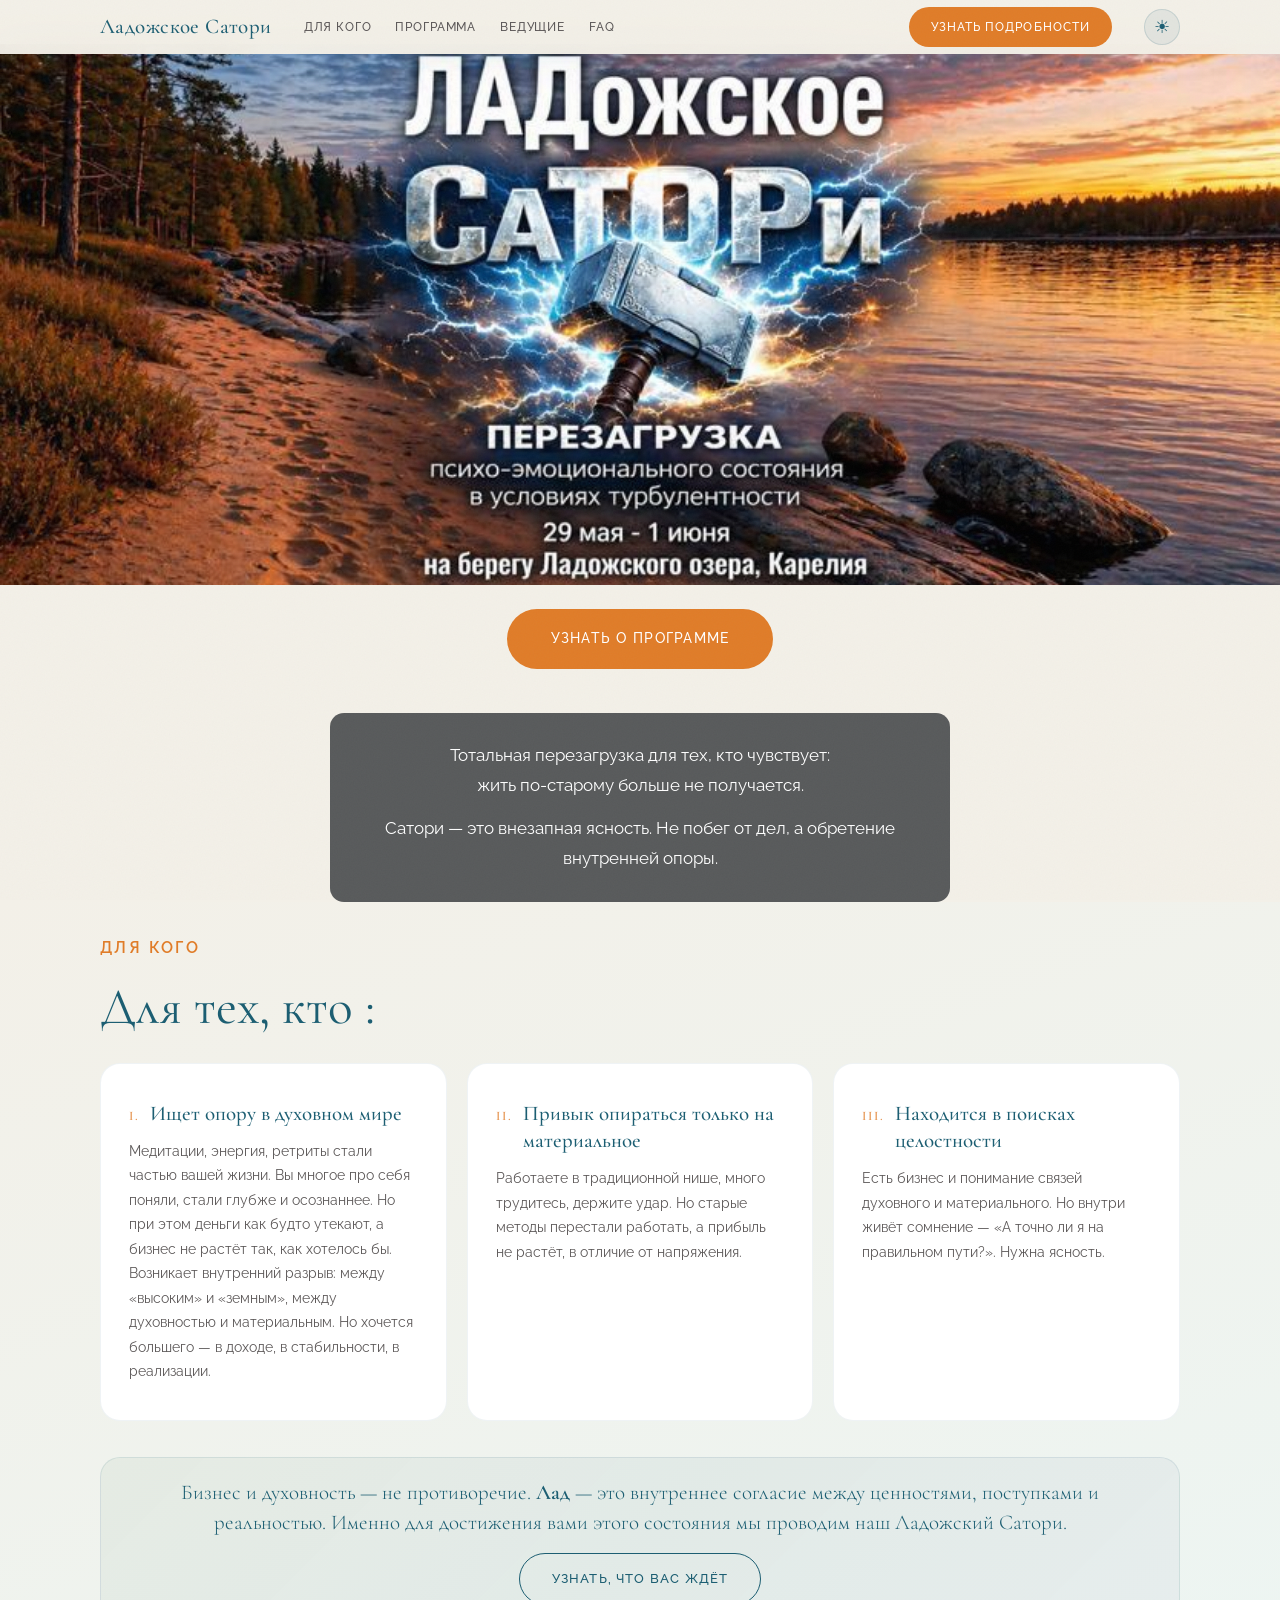
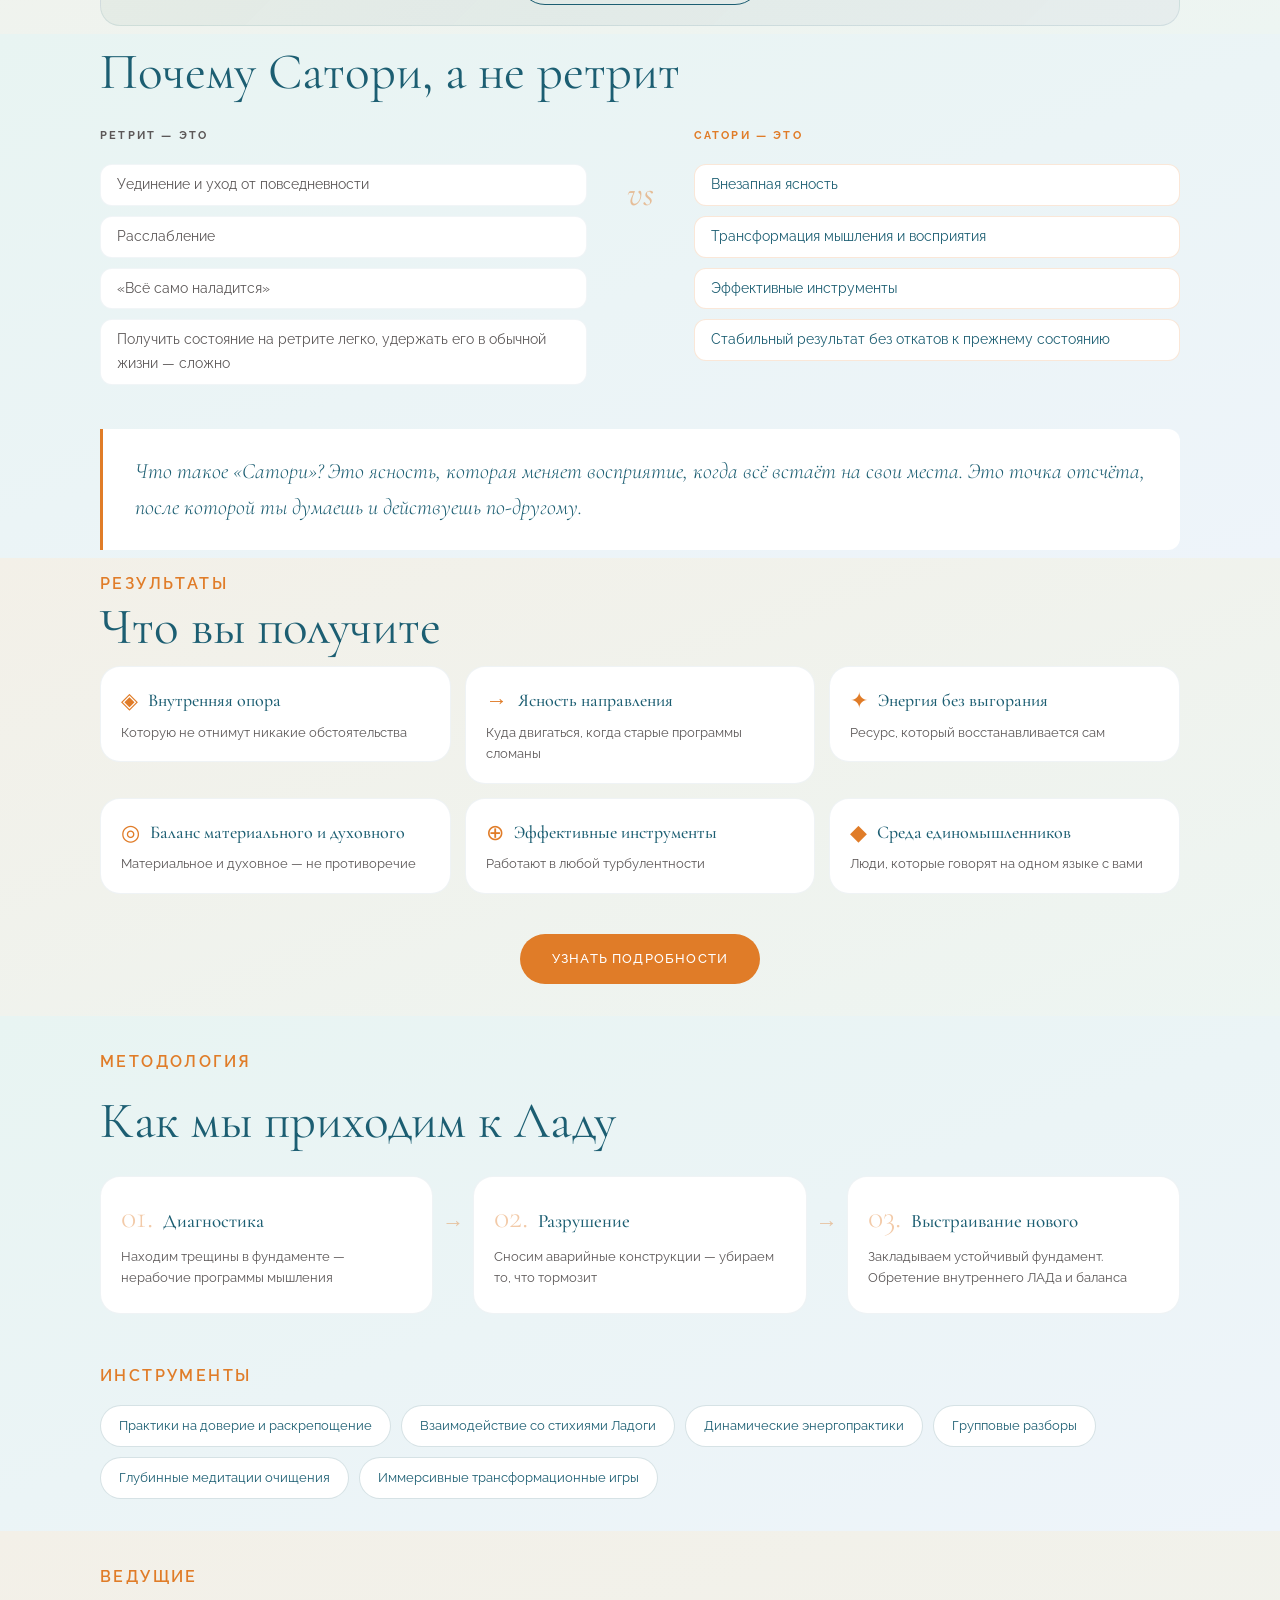
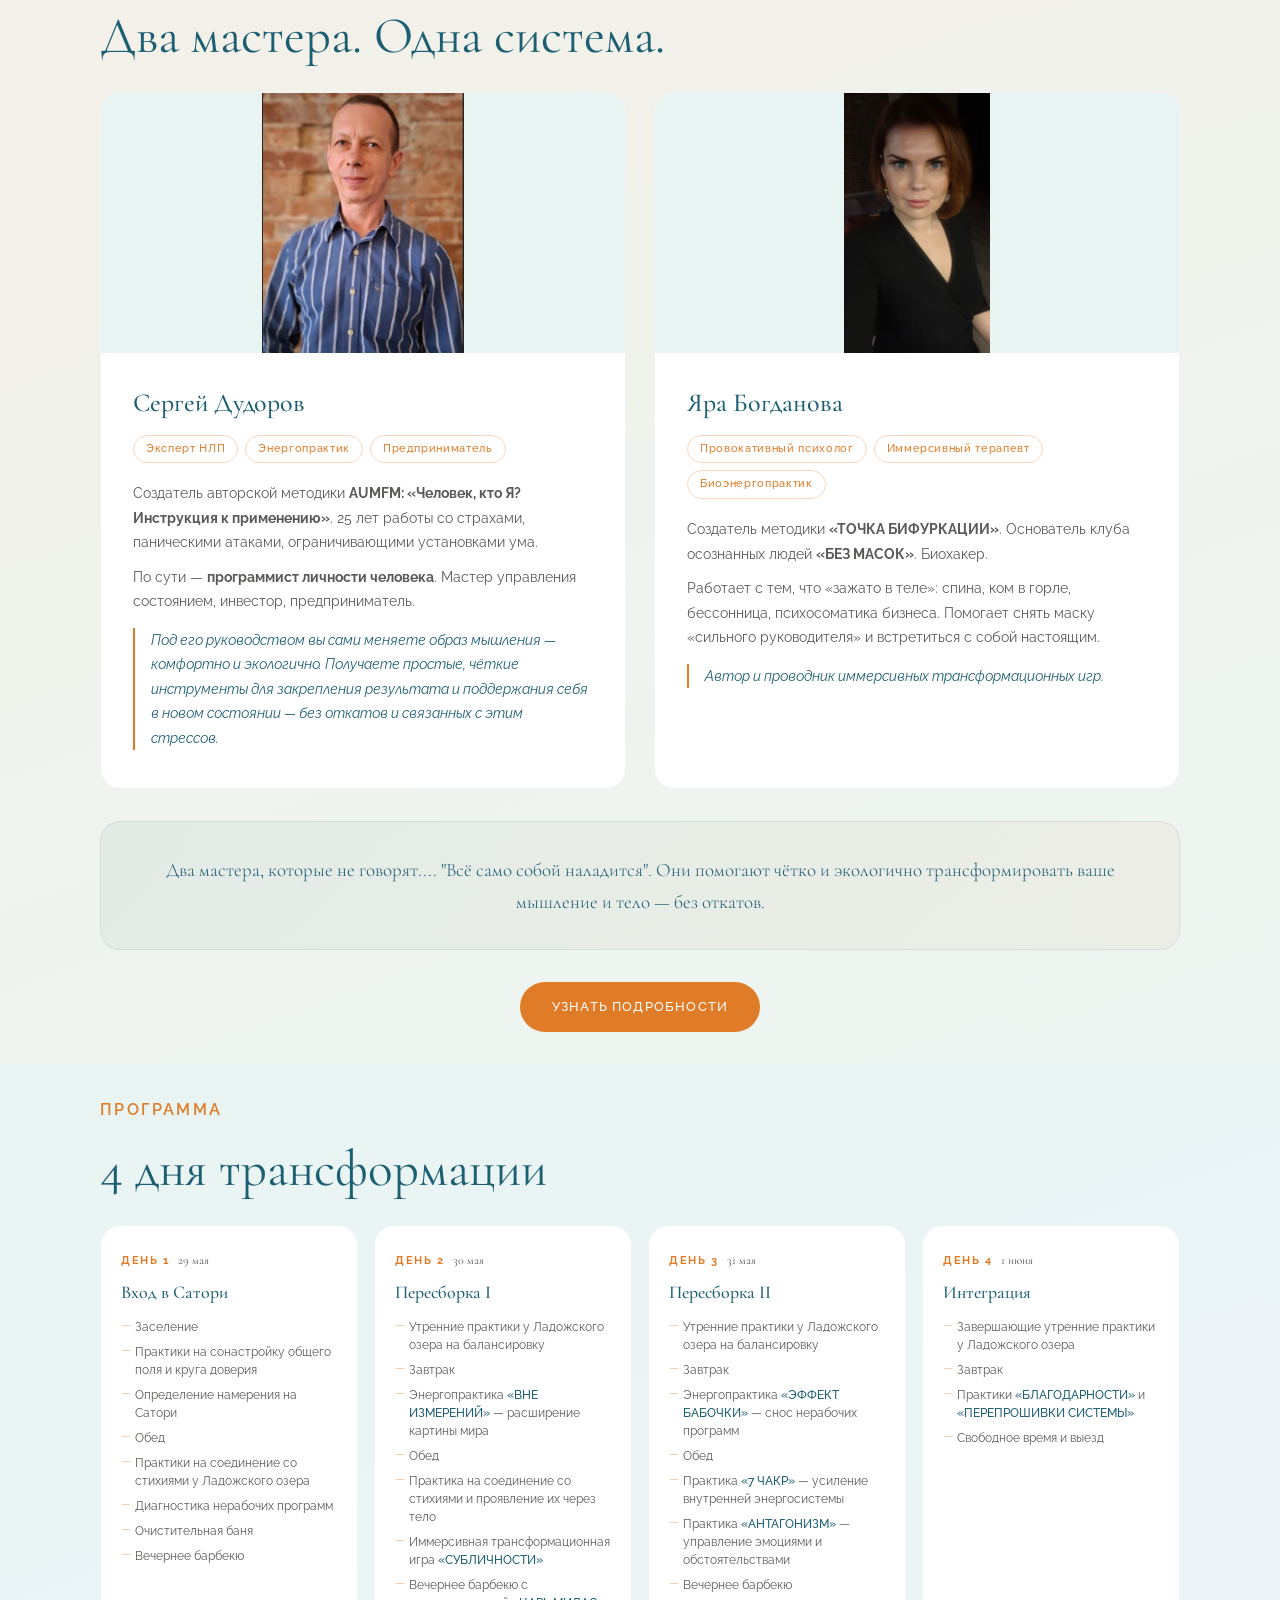
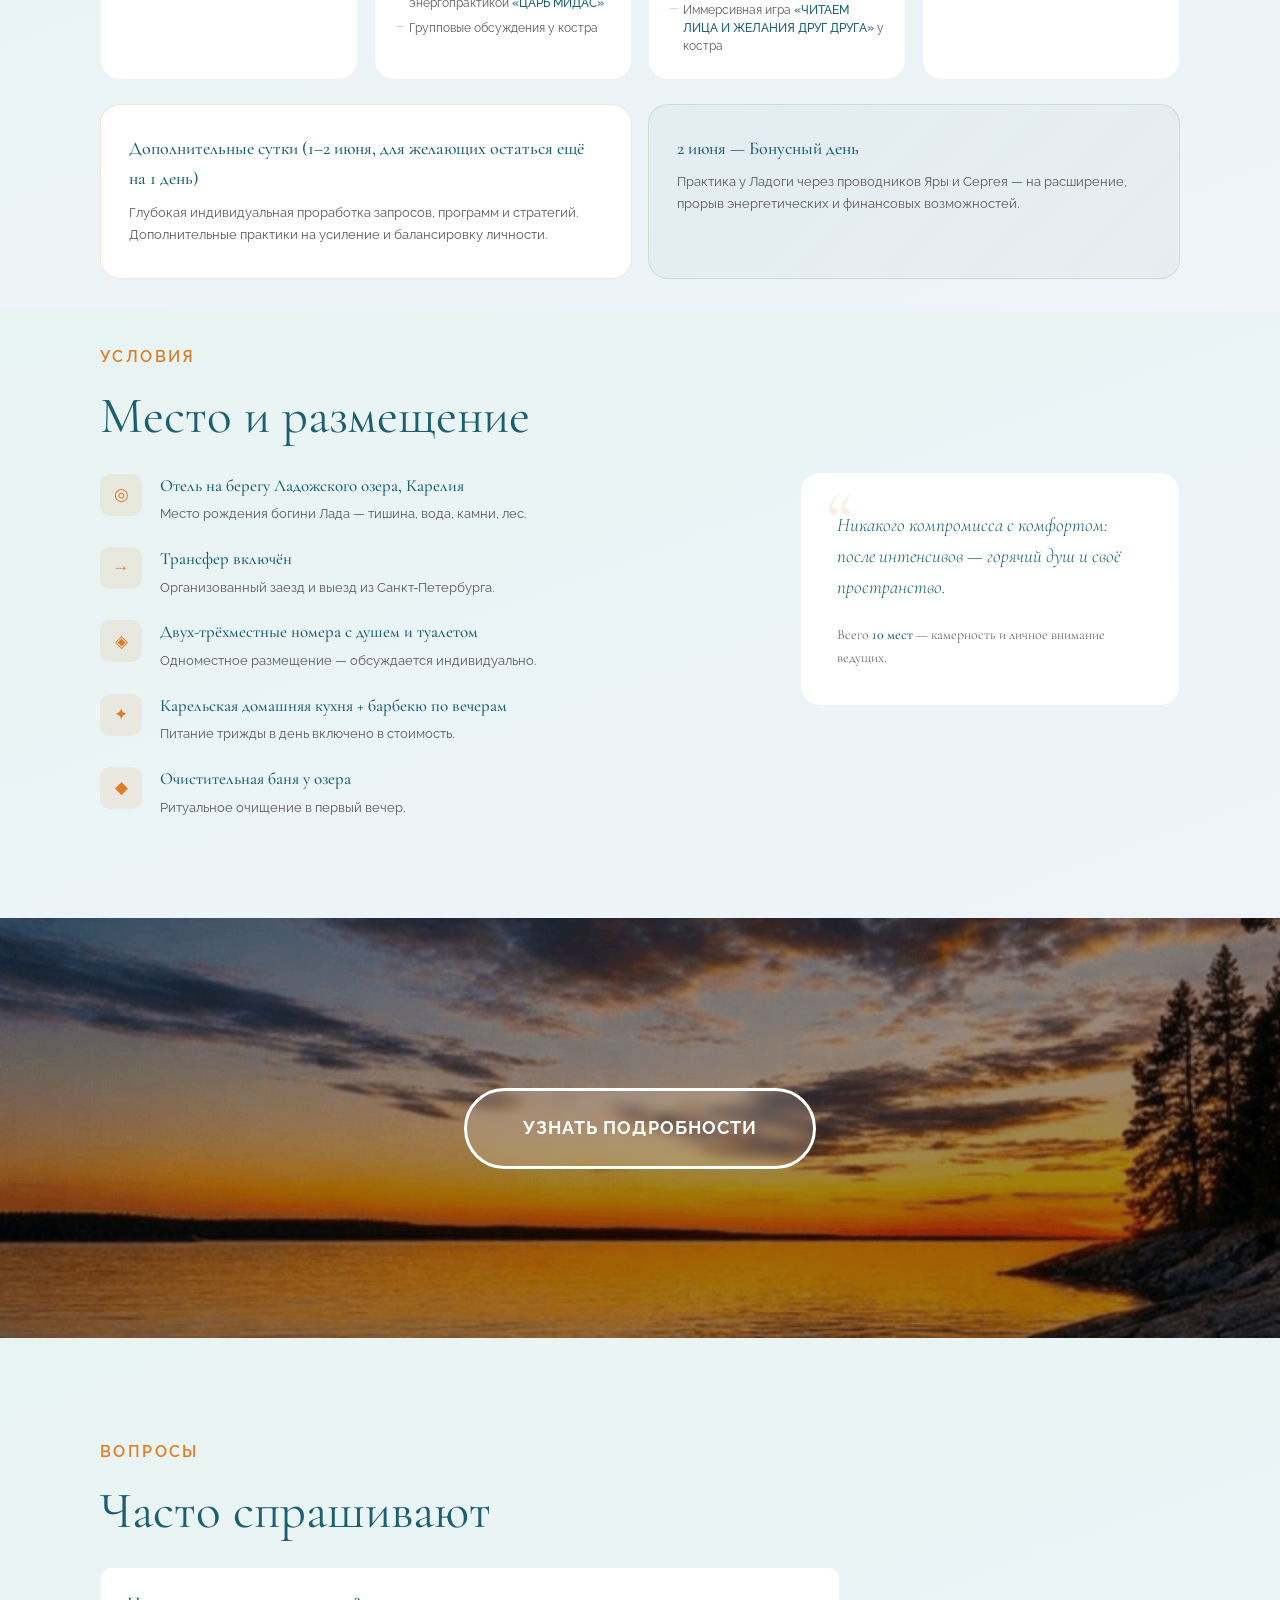
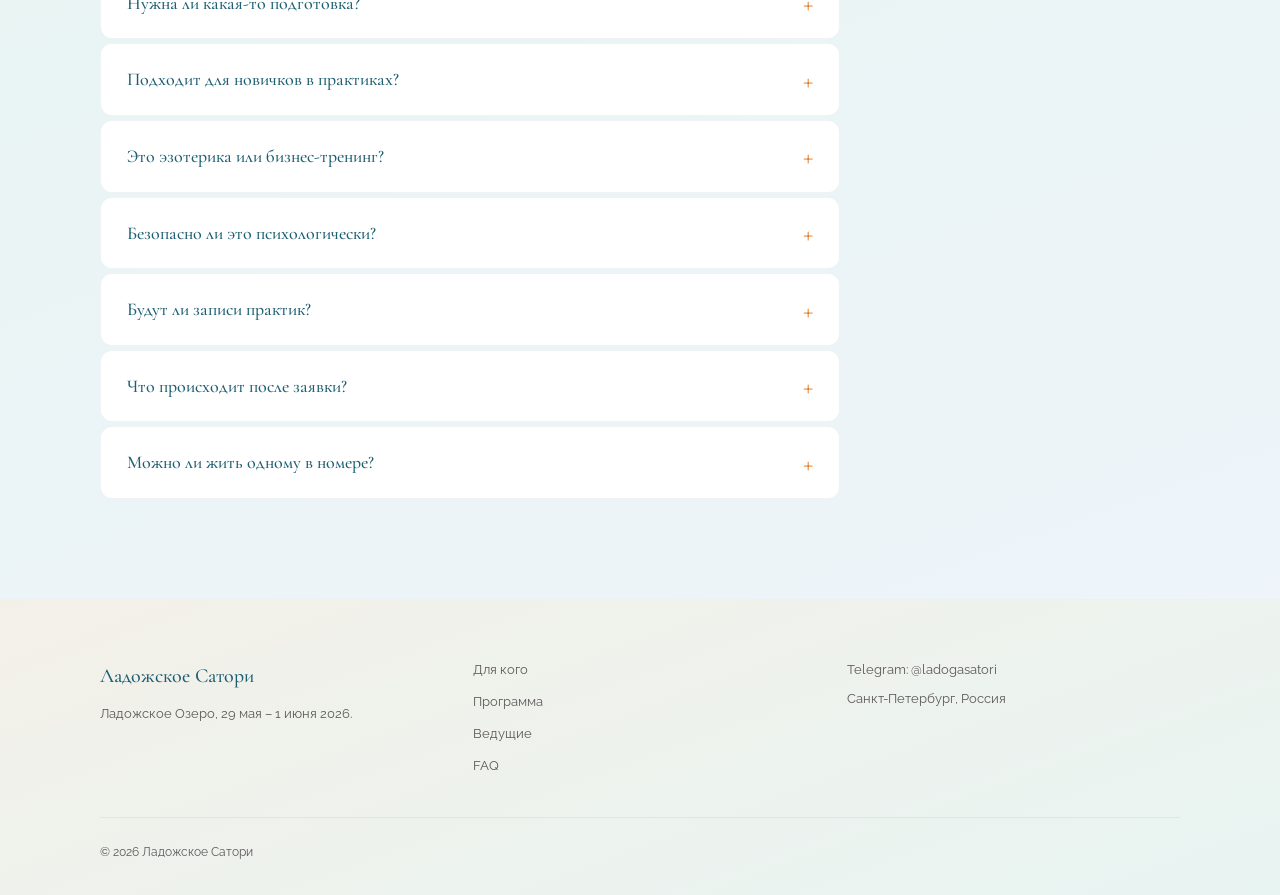
<file: index.html>
<!DOCTYPE html>
<html lang="ru">
<head>
  <meta charset="UTF-8">
  <meta name="viewport" content="width=device-width, initial-scale=1.0">
  <title>Ладожское Сатори — Трансформационный ретрит 29 мая – 1 июня 2026</title>
  <meta name="description" content="Закрытый трансформационный ретрит на берегу Ладожского озера, Карелия. 10 мест. 29 мая – 1 июня 2026. Ведущие: Сергей Дудоров и Яра Богданова.">
  <link rel="icon" href="data:image/svg+xml,<svg xmlns='http://www.w3.org/2000/svg' viewBox='0 0 100 100'><text y='.9em' font-size='90'>✦</text></svg>">
  <meta property="og:title" content="Ладожское Сатори — Трансформационный ретрит 29 мая – 1 июня 2026">
  <meta property="og:description" content="Закрытый трансформационный ретрит на берегу Ладожского озера. 10 мест. Ведущие: Сергей Дудоров и Яра Богданова.">
  <meta property="og:type" content="website">
  <meta property="og:locale" content="ru_RU">
  <meta name="theme-color" content="#F0EFEA">
  <script>
    (function(){
      var t=localStorage.getItem('theme');
      if(t==='dark'){document.documentElement.setAttribute('data-theme','dark')}
      document.documentElement.classList.add('js');
      /* Fallback: если нижний JS не загрузился — показать весь контент */
      document.addEventListener('DOMContentLoaded',function(){
        setTimeout(function(){
          document.querySelectorAll('.rv,.rv-left,.rv-right,.rv-scale').forEach(function(el){
            el.classList.add('on');
          });
        }, 800);
      });
    })();
  </script>
  <link rel="preconnect" href="https://fonts.googleapis.com">
  <link rel="preconnect" href="https://fonts.gstatic.com" crossorigin>
  <link href="https://fonts.googleapis.com/css2?family=Cormorant+Garamond:ital,wght@0,300;0,400;0,500;0,600;1,300;1,400;1,600&family=Raleway:wght@300;400;500;600&display=swap" rel="stylesheet">

<style>
/* ─── ПЕРЕМЕННЫЕ — 4 СТИХИИ ─── */
:root {
  /* Земля: тёплый песок, кофе с молоком */
  --bg:          #F3F0E8;
  --bg-card:     #FFFFFF;

  /* Вода: бирюза, изумруд Ладоги */
  --bg-alt:      #E8F4F2;

  --text:        #2A2828;
  --muted:       #5C5858;

  /* Вода — глубина Ладоги */
  --heading:     #1C5E72;
  --deep:        #164858;

  /* Огонь — закат, золото */
  --accent:      #E07C28;
  --accent-h:    #BE5C10;
  --accent-soft: #F0A830;

  /* Земля — карельский лес и мох */
  --green:       #2E5A3C;
  --moss:        #5A9868;

  /* Небо — голубое с фиолетовым */
  --lavender:    #7268A8;
  --sky:         #5888BC;

  --serif:       'Cormorant Garamond', Georgia, serif;
  --sans:        'Raleway', sans-serif;
  --r:           12px;
  --r-lg:        20px;
  --sh:          0 4px 24px rgba(28,94,114,.08);
  --sh-md:       0 8px 40px rgba(28,94,114,.14);
  --t:           .3s ease;
  --w:           1160px;
}

/* ─── ТЁМНАЯ ТЕМА ─── */
[data-theme="dark"]{
  --bg:          #0d1018;
  --bg-alt:      #111520;
  --bg-card:     #191c28;
  --text:        #ddd8ce;
  --muted:       #8a8790;
  --heading:     #c8b088;
  --deep:        #a09068;
  --accent:      #E07C28;
  --accent-h:    #BE5C10;
  --accent-soft: #F0A830;
  --sh:          0 4px 24px rgba(0,0,0,.45);
  --sh-md:       0 8px 40px rgba(0,0,0,.6);
}
[data-theme="dark"] body{background:var(--bg)}
[data-theme="dark"] .s{background:linear-gradient(160deg,#0d1018 0%,#101420 100%)}
[data-theme="dark"] .s-alt{background:linear-gradient(160deg,#101420 0%,#0d1018 100%)}
[data-theme="dark"] .s-tagline{background:var(--bg)}
[data-theme="dark"] .header,
[data-theme="dark"] .header.stuck{background:rgba(13,16,24,.97);box-shadow:0 2px 24px rgba(0,0,0,.4)}
[data-theme="dark"] .mmenu{background:var(--bg)}
[data-theme="dark"] .footer{background:linear-gradient(160deg,#0d1018 0%,#101420 100%)}
[data-theme="dark"] .footer-bot{border-top-color:rgba(200,176,136,.1)}
[data-theme="dark"] .aud-result{background:linear-gradient(135deg,rgba(224,124,40,.08),rgba(200,176,136,.06));border-color:rgba(200,176,136,.12)}
[data-theme="dark"] .why-list li{background:var(--bg-card);border-color:rgba(200,176,136,.08)}
[data-theme="dark"] .why-list.yes li{border-color:rgba(224,124,40,.25)}
[data-theme="dark"] .satori-note{background:rgba(200,176,136,.04);border-color:rgba(200,176,136,.15)}
[data-theme="dark"] .team-together{background:linear-gradient(135deg,rgba(200,176,136,.05),rgba(224,124,40,.06));border-color:rgba(200,176,136,.1)}
[data-theme="dark"] .pbonus{background:linear-gradient(135deg,rgba(224,124,40,.06),rgba(200,176,136,.05));border-color:rgba(200,176,136,.15)}
[data-theme="dark"] .pex{border-color:rgba(224,124,40,.25)}
[data-theme="dark"] .venue-ico{background:rgba(224,124,40,.15)}
[data-theme="dark"] .tagline-box{background:rgba(0,0,0,.7)}
[data-theme="dark"] .team-ph-label{background:rgba(13,16,24,.85);color:var(--heading)}
[data-theme="dark"] .aud-card{background:#EDD9A0;border-color:rgba(180,140,40,.3)}
[data-theme="dark"] .aud-card h3{color:#1a1206}
[data-theme="dark"] .aud-card p{color:#2a2010}
[data-theme="dark"] .aud-card .aud-num{color:#7a5c10}
[data-theme="dark"] .burger span{background:var(--heading)}
[data-theme="dark"] .scroll-progress{background:var(--accent)}
@media(max-width:768px){[data-theme="dark"] .hero-in{background:var(--bg)}}
[data-theme="dark"] .pc-main{background:var(--bg-card);border-color:rgba(224,124,40,.35)}
[data-theme="dark"] .pc-extra{background:var(--bg)}
[data-theme="dark"] .faq-item{background:var(--bg-card);border-color:rgba(200,176,136,.08)}
[data-theme="dark"] .why-quote{background:var(--bg-card)}
[data-theme="dark"] .tag{background:var(--bg-card);border-color:rgba(200,176,136,.15)}
[data-theme="dark"] .tag:hover{border-color:var(--accent);background:rgba(224,124,40,.08)}
[data-theme="dark"] .elem{background:var(--bg-card);border-color:rgba(200,176,136,.08)}
[data-theme="dark"] .venue-quote{background:var(--bg-card);border-color:rgba(200,176,136,.08)}
[data-theme="dark"] .step{background:var(--bg-card);border-color:rgba(200,176,136,.08)}
[data-theme="dark"] .res-card{background:var(--bg-card);border-color:rgba(200,176,136,.08)}
[data-theme="dark"] .day-card{background:var(--bg-card);border-color:rgba(200,176,136,.08)}
[data-theme="dark"] .team-card{background:var(--bg-card);border-color:rgba(200,176,136,.08)}
[data-theme="dark"] .team-photo{background:var(--bg-alt)}
[data-theme="dark"] .cta-form input,
[data-theme="dark"] .cta-form select{background:var(--bg-card);border-color:rgba(200,176,136,.15);color:var(--text)}
[data-theme="dark"] .cta-form input::placeholder{color:var(--muted)}
[data-theme="dark"] .pc-breakdown{border-color:rgba(200,176,136,.1)}

/* ─── ПЕРЕКЛЮЧАТЕЛЬ ТЕМЫ ─── */
.theme-toggle{
  display:flex;align-items:center;justify-content:center;
  width:36px;height:36px;border-radius:50%;
  font-size:18px;line-height:1;
  background:rgba(28,94,114,.08);
  border:1.5px solid rgba(28,94,114,.15);
  color:var(--heading);
  transition:background var(--t),border-color var(--t),transform var(--t);
  cursor:pointer;flex-shrink:0;
}
.theme-toggle:hover{background:rgba(28,94,114,.15);transform:rotate(20deg)}
[data-theme="dark"] .theme-toggle{
  background:rgba(200,176,136,.08);
  border-color:rgba(200,176,136,.2);
  color:var(--heading);
}
[data-theme="dark"] .theme-toggle:hover{background:rgba(200,176,136,.15)}

/* ─── RESET ─── */
*,*::before,*::after{box-sizing:border-box;margin:0;padding:0}
html{scroll-behavior:smooth;-webkit-font-smoothing:antialiased}
body{font-family:var(--sans);font-size:16px;line-height:1.7;color:var(--text);background:var(--bg);overflow-x:hidden}
img{max-width:100%;display:block}
a{color:inherit;text-decoration:none}
ul{list-style:none}
button{background:none;border:none;cursor:pointer;font:inherit;color:inherit}
input,select,textarea{outline:none;font:inherit}

/* ─── ЗЕРНИСТАЯ ТЕКСТУРА (grain) ─── */
body::before{
  content:'';
  position:fixed;inset:0;z-index:9998;
  pointer-events:none;
  background-image:url("data:image/svg+xml,%3Csvg xmlns='http://www.w3.org/2000/svg' width='300' height='300'%3E%3Cfilter id='n'%3E%3CfeTurbulence type='fractalNoise' baseFrequency='.75' numOctaves='4' stitchTiles='stitch'/%3E%3C/filter%3E%3Crect width='100%25' height='100%25' filter='url(%23n)' opacity='.03'/%3E%3C/svg%3E");
  opacity:1;
}

/* ─── КОНТЕЙНЕР ─── */
.wrap{max-width:var(--w);margin:0 auto;padding:0 40px}
@media(max-width:768px){.wrap{padding:0 20px}}

/* ─── КНОПКИ ─── */
.btn{
  display:inline-flex;align-items:center;justify-content:center;
  padding:14px 32px;border-radius:100px;
  font-family:var(--sans);font-size:13px;font-weight:500;
  letter-spacing:.09em;text-transform:uppercase;white-space:nowrap;
  transition:background var(--t),color var(--t),transform var(--t),box-shadow var(--t);
}
.btn-primary{background:var(--accent);color:#fff}
.btn-primary:hover{background:var(--accent-h);transform:translateY(-2px);box-shadow:0 8px 24px rgba(224,124,40,.35)}
.btn-outline{background:transparent;color:var(--heading);border:1.5px solid var(--heading)}
.btn-outline:hover{background:var(--heading);color:#fff;transform:translateY(-2px)}
.btn-sm{padding:10px 22px;font-size:12px;background:var(--accent);color:#fff;border-radius:100px}
.btn-sm:hover{background:var(--accent-h);transform:translateY(-1px)}
.btn-hero{padding:18px 44px;font-size:14px;animation:breathe 3.5s ease-in-out infinite}
.btn-full{width:100%;padding:18px;font-size:15px;justify-content:center}

@keyframes breathe{
  0%,100%{box-shadow:0 0 0 0 rgba(224,124,40,.35)}
  50%{box-shadow:0 0 0 18px rgba(224,124,40,0)}
}

/* ─── СЕКЦИИ — 4 СТИХИИ ─── */
.s{
  padding:100px 0;
  background:linear-gradient(160deg,#F3F0E8 0%,#EDF5F2 100%); /* Земля → Вода */
}
.s-alt{
  padding:100px 0;
  background:linear-gradient(160deg,#E8F4F2 0%,#EEF4FA 100%); /* Вода → Небо */
}
@media(max-width:768px){.s,.s-alt{padding:64px 0}}

.eyebrow{
  font-size:16px;font-weight:600;letter-spacing:.15em;
  text-transform:uppercase;color:var(--accent);margin-bottom:16px;
  display:block;
}
.s-title{
  font-family:var(--serif);font-size:clamp(32px,4vw,52px);
  font-weight:400;color:var(--heading);line-height:1.2;margin-bottom:24px;
}
@media(max-width:768px){.s-title{margin-bottom:36px}}

/* ─── REVEAL ─── */
.rv{opacity:1;transform:none;transition:opacity .7s ease,transform .7s ease}
.rv-d1{transition-delay:.1s}
.rv-d2{transition-delay:.2s}
.rv-d3{transition-delay:.3s}
.js .rv{opacity:0;transform:translateY(28px)}
.js .rv.on{opacity:1;transform:none}

/* ═══════════════════════════════════════
   HEADER
═══════════════════════════════════════ */
.header{
  position:fixed;top:0;left:0;right:0;z-index:100;
  padding:7px 0;
  background:rgba(243,240,232,.97);
  backdrop-filter:blur(16px);-webkit-backdrop-filter:blur(16px);
  box-shadow:0 2px 24px rgba(28,94,114,.09);
  transition:background var(--t),padding var(--t),box-shadow var(--t);
}
.header.stuck{
  background:rgba(243,240,232,.97);
  backdrop-filter:blur(16px);-webkit-backdrop-filter:blur(16px);
  padding:12px 0;
  box-shadow:0 2px 24px rgba(28,94,114,.09);
}
.header-in{display:flex;align-items:center;gap:32px}
.logo{
  font-family:var(--serif);font-size:21px;font-weight:500;
  color:var(--heading);letter-spacing:.02em;flex-shrink:0;
}
.logo span{color:var(--accent)}
.nav{display:flex;gap:24px;flex:1}
.nav a{
  font-size:12px;font-weight:500;letter-spacing:.07em;text-transform:uppercase;
  color:var(--muted);transition:color var(--t);
}
.nav a:hover{color:var(--heading)}
.header-in .btn-sm{margin-left:auto}

/* ─── БУРГЕР ─── */
.burger{
  display:none;flex-direction:column;gap:5px;
  padding:6px;margin-left:auto;
}
.burger span{
  display:block;width:24px;height:2px;
  background:var(--heading);border-radius:2px;
  transition:transform var(--t),opacity var(--t);
}
.burger.open span:nth-child(1){transform:translateY(7px) rotate(45deg)}
.burger.open span:nth-child(2){opacity:0}
.burger.open span:nth-child(3){transform:translateY(-7px) rotate(-45deg)}

/* ─── МОБИЛЬНОЕ МЕНЮ ─── */
.mmenu{
  position:fixed;inset:0;z-index:99;
  background:var(--bg);
  display:flex;flex-direction:column;
  align-items:center;justify-content:center;gap:28px;
  opacity:0;pointer-events:none;
  transform:translateY(-16px);
  transition:opacity var(--t),transform var(--t);
}
.mmenu.open{opacity:1;pointer-events:auto;transform:none}
.mmenu nav{display:flex;flex-direction:column;align-items:center;gap:20px}
.mmenu nav a{
  font-family:var(--serif);font-size:30px;font-weight:400;color:var(--heading);
  transition:color var(--t);
}
.mmenu nav a:hover{color:var(--accent)}
.mmenu .btn{margin-top:8px}

@media(max-width:900px){
  .nav,.header-in .btn-sm{display:none}
  .burger{display:flex}
}

/* ═══════════════════════════════════════
   HERO
═══════════════════════════════════════ */
.hero{
  display:flex;
  flex-direction:column;
  margin-top:44px;
}
.hero-bg-img{display:block;width:100%;height:auto;order:1}
.hero-layer{display:none}
.hero-water{display:none}
/* Декоративные круги */
.hero-circle{display:none}

.hero-in{
  order:2;
  display:flex;justify-content:center;align-items:center;
  padding:24px 40px;
  background:var(--bg);
}
.hero-in .btn-hero{
  min-width:260px;
}
.hero-img-book-overlay{display:none}
.hero-nav-cover{display:none}
.hero-badge{
  display:inline-block;padding:8px 22px;
  border:1px solid rgba(28,94,114,.22);border-radius:100px;
  font-size:11px;font-weight:500;letter-spacing:.12em;text-transform:uppercase;
  color:var(--heading);margin-bottom:36px;
  background:rgba(240,239,234,.5);
  backdrop-filter:blur(4px);
}
.hero-h1{
  font-family:var(--serif);
  font-size:clamp(56px,9vw,100px);
  font-weight:400;color:var(--heading);
  line-height:.92;margin-bottom:32px;
  letter-spacing:-.02em;
}
.hero-h1 em{
  display:block;font-style:italic;font-weight:300;
  background:linear-gradient(90deg,var(--accent) 0%,var(--accent-soft) 28%,#EDD090 50%,var(--accent-soft) 72%,var(--accent) 100%);
  background-size:200% auto;
  -webkit-background-clip:text;-webkit-text-fill-color:transparent;
  background-clip:text;
  animation:shimmer 4s linear infinite;
}
.hero-sub{
  font-family:var(--serif);
  font-size:clamp(17px,2.2vw,22px);
  font-weight:300;color:var(--heading);
  line-height:1.55;margin-bottom:14px;
}
.hero-desc{
  font-size:15px;color:var(--muted);
  line-height:1.75;margin-bottom:44px;
}
.hero-desc strong{color:var(--heading);font-weight:500}
.hero-actions{display:flex;align-items:center;justify-content:center;gap:28px;flex-wrap:wrap}
.hero-spots{font-size:13px;color:var(--muted)}
.hero-spots strong{
  font-family:var(--serif);font-size:22px;
  color:var(--accent);font-weight:500;
}
.hero-scroll{
  position:absolute;bottom:36px;left:50%;
  transform:translateX(-50%);
  display:flex;flex-direction:column;align-items:center;
  gap:8px;z-index:2;
  font-size:10px;letter-spacing:.15em;text-transform:uppercase;
  color:var(--muted);opacity:.6;
  text-decoration:none;transition:opacity var(--t);
}
.hero-scroll:hover{opacity:1}
.scroll-line{
  display:block;width:1px;height:56px;
  background:linear-gradient(to bottom,var(--accent),transparent);
  animation:scpulse 2.2s ease-in-out infinite;
}
@keyframes scpulse{
  0%,100%{opacity:1;transform:scaleY(1);transform-origin:top}
  50%{opacity:.35;transform:scaleY(.55);transform-origin:top}
}

/* ═══════════════════════════════════════
   ДЛЯ КОГО
═══════════════════════════════════════ */
.audience-grid{
  display:grid;grid-template-columns:repeat(3,1fr);
  gap:20px;margin-bottom:36px;
}
.aud-card{
  background:var(--bg-card);border-radius:var(--r-lg);
  padding:36px 28px;
  border:1px solid rgba(28,94,114,.07);
  transition:transform var(--t),box-shadow var(--t);
  position:relative;overflow:hidden;
}
.aud-card::before{
  content:'';position:absolute;top:0;left:0;right:0;height:3px;
  background:linear-gradient(90deg,var(--heading),var(--moss),var(--accent-soft),var(--accent));
  transform:scaleX(0);transform-origin:left;
  transition:transform .4s ease;
}
.aud-card:hover{transform:translateY(-5px);box-shadow:var(--sh-md)}
.aud-card:hover::before{transform:scaleX(1)}
.aud-num{
  font-family:var(--serif);font-size:13px;font-weight:600;
  letter-spacing:.15em;color:var(--accent);opacity:.8;
  margin-right:10px;flex-shrink:0;
}
.aud-card h3{display:flex;align-items:baseline;gap:0}
.aud-card h3{
  font-family:var(--serif);font-size:21px;font-weight:500;
  color:var(--heading);margin-bottom:12px;line-height:1.3;
}
.aud-card p{font-size:14px;color:var(--muted);line-height:1.75}

.aud-result{
  background:linear-gradient(135deg,rgba(90,152,104,.07) 0%,rgba(28,94,114,.06) 50%,rgba(114,104,168,.05) 100%);
  border-radius:var(--r-lg);padding:20px 40px;text-align:center;
  border:1px solid rgba(28,94,114,.1);
}
.aud-result p{
  font-family:var(--serif);font-size:21px;font-weight:300;
  color:var(--heading);line-height:1.45;margin-bottom:14px;
}
.aud-result p strong{font-weight:600;color:inherit}

/* ═══════════════════════════════════════
   ПОЧЕМУ САТОРИ
═══════════════════════════════════════ */
.why-grid{
  display:grid;grid-template-columns:1fr auto 1fr;
  gap:40px;align-items:start;margin-bottom:44px;
}
.why-label{
  font-size:11px;font-weight:700;letter-spacing:.2em;
  text-transform:uppercase;margin-bottom:18px;
}
.why-label.dim{color:var(--muted)}
.why-label.bright{color:var(--accent)}
.why-list{display:flex;flex-direction:column;gap:10px}
.why-list li{
  padding:8px 16px;border-radius:var(--r);
  font-size:14px;color:var(--muted);
  background:var(--bg-card);
  border:1px solid rgba(28,94,114,.06);
  transition:border-color var(--t);
}
.why-list.yes li{
  color:var(--heading);
  border-color:rgba(224,124,40,.18);
}
.why-vs{
  display:flex;align-items:center;justify-content:center;padding-top:36px;
}
.why-vs span{
  font-family:var(--serif);font-size:36px;font-style:italic;
  color:var(--accent);opacity:.45;
}
.why-quote{
  border-left:3px solid var(--accent);
  padding:24px 32px;
  background:var(--bg-card);
  border-radius:0 var(--r) var(--r) 0;
  font-family:var(--serif);
  font-size:clamp(17px,2.2vw,22px);
  font-style:italic;font-weight:300;
  color:var(--heading);line-height:1.65;
}
.satori-note{
  margin-top:24px;padding:20px 24px;
  background:rgba(28,94,114,.04);border-radius:var(--r);
  font-size:14px;color:var(--muted);
  border-left:2px solid rgba(28,94,114,.2);
}
.satori-note strong{color:var(--heading)}

/* ═══════════════════════════════════════
   РЕЗУЛЬТАТЫ
═══════════════════════════════════════ */
.results-grid{
  display:grid;grid-template-columns:repeat(3,1fr);gap:14px;
  align-items:start;
}
.res-card{
  padding:18px 20px;background:var(--bg-card);
  border-radius:var(--r-lg);
  border:1px solid rgba(28,94,114,.07);
  transition:transform var(--t),box-shadow var(--t);
  display:inline-flex;flex-direction:column;align-self:start;
}
.res-card:hover{transform:translateY(-4px);box-shadow:var(--sh)}
.res-head{display:flex;align-items:center;gap:10px;margin-bottom:6px}
.res-glyph{
  font-size:22px;color:var(--accent);
  flex-shrink:0;line-height:1;
}
.res-card h4{
  font-family:var(--serif);font-size:18px;font-weight:500;
  color:var(--heading);margin:0;
}
.res-card p{font-size:13px;color:var(--muted);line-height:1.65;margin:0}

/* ═══════════════════════════════════════
   ИНСТРУМЕНТЫ
═══════════════════════════════════════ */
.steps{
  display:grid;grid-template-columns:1fr 40px 1fr 40px 1fr;
  align-items:start;gap:0;margin-bottom:48px;
}
.step{
  background:var(--bg-card);border-radius:var(--r-lg);
  padding:24px 20px;
  border:1px solid rgba(28,94,114,.07);
}
.step-head{display:flex;align-items:baseline;gap:10px;margin-bottom:8px}
.step-n{
  font-family:var(--serif);font-size:32px;font-weight:300;
  color:var(--accent);opacity:.4;line-height:1;flex-shrink:0;
}
.step h4{
  font-family:var(--serif);font-size:19px;font-weight:500;
  color:var(--heading);margin:0;
}
.step p{font-size:13px;color:var(--muted);line-height:1.65}
.step-arr{
  display:flex;align-items:center;justify-content:center;
  padding-top:28px;font-size:22px;color:var(--accent);opacity:.4;
}
.tags{display:flex;flex-wrap:wrap;gap:10px}
.tag{
  padding:9px 18px;border-radius:100px;
  font-size:13px;color:var(--heading);
  background:var(--bg-card);
  border:1.5px solid rgba(28,94,114,.18);
  transition:border-color var(--t),background var(--t);
}
.tag:hover{border-color:var(--accent);background:rgba(224,124,40,.05)}

/* ═══════════════════════════════════════
   ВЕДУЩИЕ
═══════════════════════════════════════ */
.team-grid{display:grid;grid-template-columns:1fr 1fr;gap:28px;margin-bottom:32px}
.team-card{
  background:var(--bg-card);border-radius:var(--r-lg);
  overflow:hidden;border:1px solid rgba(28,94,114,.07);
  transition:box-shadow var(--t);
}
.team-card:hover{box-shadow:var(--sh-md)}
.team-ph-img{
  width:100%;height:auto;max-height:260px;
  object-fit:contain;object-position:center top;
  display:block;
}
.team-photo{
  overflow:hidden;position:relative;
  background:var(--bg-alt);
}
.team-ph{
  width:100%;height:100%;
  display:flex;align-items:center;justify-content:center;
  font-family:var(--serif);font-size:72px;font-weight:300;
  color:rgba(255,255,255,.7);
  position:relative;
  transition:transform .5s ease;
}
.team-card:hover .team-ph{transform:scale(1.04)}
.team-ph-s{background:linear-gradient(135deg,#c8bdb0 0%,#a89880 100%)}
.team-ph-y{background:linear-gradient(135deg,#b0bdc8 0%,#8898aa 100%)}
.team-ph-label{
  position:absolute;bottom:16px;left:16px;
  background:rgba(240,239,234,.85);backdrop-filter:blur(8px);
  padding:6px 14px;border-radius:100px;
  font-size:11px;font-weight:600;letter-spacing:.08em;
  text-transform:uppercase;color:var(--heading);
  font-family:var(--sans);
}
.team-bio{padding:28px 32px}
.team-bio h3{
  font-family:var(--serif);font-size:26px;font-weight:500;
  color:var(--heading);margin-bottom:10px;
}
.team-roles{display:flex;flex-wrap:wrap;gap:7px;margin-bottom:18px}
.team-role{
  font-size:11px;font-weight:500;letter-spacing:.06em;
  color:var(--accent);padding:4px 12px;
  border:1px solid rgba(224,124,40,.3);border-radius:100px;
}
.team-bio p{font-size:14px;color:var(--muted);line-height:1.75;margin-bottom:10px}
.team-accent{
  font-style:italic;color:var(--heading) !important;
  border-left:2px solid var(--accent);padding-left:16px;
  margin-top:14px !important;font-size:14px !important;
}
.team-together{
  background:linear-gradient(135deg,rgba(28,94,114,.05),rgba(224,124,40,.05));
  border-radius:var(--r-lg);padding:32px 40px;
  text-align:center;border:1px solid rgba(28,94,114,.09);
  margin-bottom:32px;
}
.team-together p{
  font-family:var(--serif);font-size:19px;font-weight:300;
  color:var(--heading);line-height:1.65;
}
.team-cta{text-align:center}

/* ═══════════════════════════════════════
   ПРОГРАММА
═══════════════════════════════════════ */
.prog-grid{
  display:grid;grid-template-columns:repeat(4,1fr);
  gap:16px;margin-bottom:24px;
}
.day-card{
  background:var(--bg-card);border-radius:var(--r-lg);
  padding:24px 20px;border:1px solid rgba(28,94,114,.07);
  transition:transform var(--t),box-shadow var(--t);
}
.day-card:hover{transform:translateY(-4px);box-shadow:var(--sh)}
.day-head{display:flex;align-items:baseline;gap:8px;margin-bottom:10px}
.day-n{font-size:11px;font-weight:700;letter-spacing:.15em;text-transform:uppercase;color:var(--accent)}
.day-d{font-family:var(--serif);font-size:12px;color:var(--muted)}
.day-card h4{
  font-family:var(--serif);font-size:18px;font-weight:500;
  color:var(--heading);margin-bottom:14px;line-height:1.3;
}
.day-list{display:flex;flex-direction:column;gap:7px}
.day-list li{
  font-size:12px;color:var(--muted);line-height:1.5;
  padding-left:14px;position:relative;
}
.day-list li::before{
  content:'—';position:absolute;left:0;
  color:var(--accent);opacity:.5;font-size:11px;
}
.day-list li strong{color:var(--heading);font-weight:500}

.prog-extras{display:grid;grid-template-columns:1fr 1fr;gap:16px}
.pex,.pbonus{border-radius:var(--r-lg);padding:28px}
.pex{background:var(--bg-card);border:1px solid rgba(224,124,40,.2)}
.pbonus{
  background:linear-gradient(135deg,rgba(28,94,114,.04),rgba(139,168,122,.07));
  border:1px solid rgba(139,168,122,.25);
}
.ptag{
  display:inline-block;padding:4px 14px;border-radius:100px;
  font-size:11px;font-weight:600;letter-spacing:.07em;margin-bottom:10px;
}
.ptag-gold{background:rgba(224,124,40,.13);color:var(--accent-h)}
.ptag-green{background:rgba(139,168,122,.18);color:var(--green)}
.pex h4,.pbonus h4{
  font-family:var(--serif);font-size:18px;font-weight:500;
  color:var(--heading);margin-bottom:8px;
}
.pex p,.pbonus p{font-size:13px;color:var(--muted);line-height:1.65;margin-bottom:5px}

/* ═══════════════════════════════════════
   ЛАДОГА
═══════════════════════════════════════ */
.ladoga-in{max-width:740px;margin:0 auto;text-align:center}
.ladoga-text{margin-bottom:48px}
.ladoga-text p{
  font-family:var(--serif);font-size:18px;font-weight:300;
  color:var(--muted);line-height:1.85;margin-bottom:14px;
}
.ladoga-text p strong{color:var(--heading);font-weight:500}
.elem-grid{display:grid;grid-template-columns:repeat(4,1fr);gap:16px}
.elem{
  padding:28px 16px;background:var(--bg-card);
  border-radius:var(--r-lg);text-align:center;
  border:1px solid rgba(28,94,114,.07);
  transition:transform var(--t);
}
.elem:hover{transform:translateY(-3px)}
.elem-sym{
  font-size:30px;color:var(--deep);
  margin-bottom:12px;opacity:.55;
}
.elem p{font-size:12px;color:var(--muted);line-height:1.5}

/* ═══════════════════════════════════════
   МЕСТО
═══════════════════════════════════════ */
.venue-wrap{display:grid;grid-template-columns:1fr 380px;gap:48px;align-items:start}
.venue-list{display:flex;flex-direction:column;gap:20px}
.venue-item{display:flex;gap:18px;align-items:flex-start}
.venue-ico{
  flex-shrink:0;width:42px;height:42px;
  display:flex;align-items:center;justify-content:center;
  background:rgba(224,124,40,.1);border-radius:10px;
  color:var(--accent);font-size:17px;margin-top:2px;
}
.venue-item strong{
  display:block;font-family:var(--serif);font-size:17px;font-weight:500;
  color:var(--heading);margin-bottom:3px;
}
.venue-item p{font-size:13px;color:var(--muted);line-height:1.65}
.venue-quote{
  background:var(--bg-card);border-radius:var(--r-lg);
  padding:36px;border:1px solid rgba(28,94,114,.07);
  font-family:var(--serif);font-size:19px;
  font-style:italic;font-weight:300;color:var(--heading);
  line-height:1.65;position:relative;
}
.venue-quote::before{
  content:'\201C';
  position:absolute;top:4px;left:20px;
  font-size:88px;line-height:1;
  color:var(--accent);opacity:.13;
}
.venue-quote footer{
  display:block;margin-top:20px;
  font-size:14px;font-style:normal;color:var(--muted);
}
.venue-quote footer strong{color:var(--heading);font-weight:500}

/* ═══════════════════════════════════════
   СТОИМОСТЬ
═══════════════════════════════════════ */

/* ─── ПОДЗАГОЛОВОК ─── */
.s-tagline{
  background:var(--bg);
  padding:20px 20px 0;
  display:flex;align-items:center;justify-content:center;
}
#for-whom{padding-top:32px;padding-bottom:8px}
.tagline-box{
  background:rgba(28,32,36,.72);
  backdrop-filter:blur(6px);-webkit-backdrop-filter:blur(6px);
  border-radius:14px;
  padding:28px 40px;
  max-width:620px;
  text-align:center;
  color:#fff;
  font-size:17px;
  line-height:1.75;
}
.tagline-box p{margin:0}
.tagline-box p+p{margin-top:14px}
@media(max-width:768px){
  .tagline-box{padding:22px 24px;font-size:15px}
}

/* ─── СЕКЦИЯ КОНТАКТ ─── */
.s-contact{
  position:relative;
  min-height:420px;
  display:flex;align-items:center;justify-content:center;
  overflow:hidden;
  background:url('assets/ladoga-zakat3.jpg') center/cover no-repeat;
}
.s-contact::before{
  content:'';
  position:absolute;inset:0;
  background:rgba(0,0,0,.35);
}
.s-contact-in{
  position:relative;z-index:1;
  display:flex;align-items:center;justify-content:center;
}
.btn-contact{
  display:inline-flex;align-items:center;justify-content:center;
  padding:22px 56px;
  font-family:var(--sans);font-size:18px;font-weight:700;
  letter-spacing:.06em;text-transform:uppercase;
  color:#fff;
  background:rgba(255,255,255,.15);
  border:3px solid #fff;
  border-radius:100px;
  backdrop-filter:blur(6px);
  -webkit-backdrop-filter:blur(6px);
  transition:background var(--t),transform var(--t),box-shadow var(--t);
  text-decoration:none;
}
.btn-contact:hover{
  background:rgba(255,255,255,.28);
  transform:translateY(-3px);
  box-shadow:0 12px 40px rgba(0,0,0,.3);
}

.pricing-grid{
  display:grid;grid-template-columns:1fr 360px;
  gap:20px;margin-bottom:28px;
}
.pc{
  border-radius:var(--r-lg);padding:40px;
  border:1px solid rgba(28,94,114,.1);
  transition:transform var(--t),box-shadow var(--t);
}
.pc:hover{transform:translateY(-4px);box-shadow:var(--sh-md)}
.pc-main{
  background:var(--bg-card);
  border-color:rgba(224,124,40,.28);
  position:relative;overflow:hidden;
}
.pc-main::after{
  content:'';position:absolute;top:0;left:0;right:0;height:4px;
  background:linear-gradient(90deg,var(--accent),var(--accent-soft));
}
.pc-extra{background:var(--bg);display:flex;flex-direction:column}
.pc-label{
  font-size:11px;font-weight:700;letter-spacing:.2em;
  text-transform:uppercase;color:var(--accent);margin-bottom:6px;
}
.pc-dates{font-size:13px;color:var(--muted);margin-bottom:14px}
.pc-price{
  font-family:var(--serif);
  font-size:clamp(40px,5vw,58px);
  font-weight:400;color:var(--heading);
  line-height:1;margin-bottom:20px;
}
.pc-breakdown{
  border-top:1px solid rgba(28,94,114,.1);
  border-bottom:1px solid rgba(28,94,114,.1);
  padding:14px 0;margin-bottom:20px;
}
.pc-line{
  display:flex;justify-content:space-between;
  padding:5px 0;font-size:13px;color:var(--muted);
}
.pc-list{display:flex;flex-direction:column;gap:9px;margin-bottom:28px;flex:1}
.pc-list li{
  font-size:14px;color:var(--text);
  padding-left:20px;position:relative;line-height:1.5;
}
.pc-list li::before{
  content:'✦';position:absolute;left:0;
  font-size:10px;color:var(--accent);top:4px;
}
.pc-note{
  font-size:12px;color:var(--muted);font-style:italic;
  margin-top:auto;padding-top:14px;
}
.pc-return{
  margin-top:16px;padding:14px 20px;
  background:rgba(28,94,114,.04);border-radius:var(--r);
  font-size:12px;color:var(--muted);line-height:1.6;
}
.pc-return strong{color:var(--heading)}
.pricing-sub{
  text-align:center;font-family:var(--serif);
  font-size:19px;font-weight:300;color:var(--heading);
}

/* ═══════════════════════════════════════
   FAQ
═══════════════════════════════════════ */
.faq-list{max-width:740px;display:flex;flex-direction:column;gap:4px}
.faq-item{border-radius:var(--r);overflow:hidden;
  background:var(--bg-card);border:1px solid rgba(28,94,114,.07)}
.faq-q{
  width:100%;text-align:left;padding:20px 26px;
  font-family:var(--serif);font-size:18px;font-weight:500;
  color:var(--heading);display:flex;
  justify-content:space-between;align-items:center;gap:16px;
  transition:color var(--t);
}
.faq-q::after{
  content:'+';font-size:26px;font-weight:300;
  color:var(--accent);flex-shrink:0;
  transition:transform .35s ease;line-height:1;
}
.faq-item.open .faq-q{color:var(--accent)}
.faq-item.open .faq-q::after{transform:rotate(45deg)}
.faq-q:hover{color:var(--accent)}
.faq-a{max-height:0;overflow:hidden;transition:max-height .4s ease}
.faq-a p{
  padding:0 26px 22px;font-size:14px;
  color:var(--muted);line-height:1.75;
}

/* ═══════════════════════════════════════
   CTA / ФОРМА
═══════════════════════════════════════ */
.cta-in{max-width:580px;margin:0 auto;text-align:center}
.cta-h2{
  font-family:var(--serif);
  font-size:clamp(38px,5.5vw,64px);
  font-weight:400;color:var(--heading);
  line-height:1.1;margin-bottom:18px;
}
.cta-h2 em{font-style:italic;color:var(--accent)}
.cta-lead{
  font-family:var(--serif);font-size:17px;font-weight:300;
  color:var(--muted);line-height:1.75;margin-bottom:48px;
}
.cta-form{display:flex;flex-direction:column;gap:14px}
.form-row{display:grid;grid-template-columns:1fr 1fr;gap:14px}
.cta-form input,.cta-form select{
  width:100%;padding:15px 18px;
  background:var(--bg-card);
  border:1px solid rgba(28,94,114,.16);
  border-radius:var(--r);
  font-family:var(--sans);font-size:14px;color:var(--text);
  transition:border-color var(--t),box-shadow var(--t);
  -webkit-appearance:none;appearance:none;
}
.cta-form select{
  background-image:url("data:image/svg+xml,%3Csvg xmlns='http://www.w3.org/2000/svg' width='16' height='16' viewBox='0 0 24 24' fill='none' stroke='%235A5A5A' stroke-width='2'%3E%3Cpolyline points='6 9 12 15 18 9'/%3E%3C/svg%3E");
  background-repeat:no-repeat;background-position:right 14px center;
  padding-right:38px;
}
.cta-form input:focus,.cta-form select:focus{
  border-color:var(--accent);box-shadow:0 0 0 3px rgba(224,124,40,.12);
}
.cta-form input::placeholder{color:var(--muted);opacity:.55}
.form-consent{font-size:11px;color:var(--muted);text-align:left;line-height:1.6}
.form-consent a{color:var(--accent);text-decoration:underline}
.form-success{display:none;padding:52px 24px;text-align:center}
.form-success.show{display:block;animation:fadeUp .6s ease}
@keyframes fadeUp{from{opacity:0;transform:translateY(16px)}to{opacity:1;transform:none}}
.success-glyph{font-size:44px;color:var(--accent);margin-bottom:16px;line-height:1}
.form-success h3{
  font-family:var(--serif);font-size:34px;font-weight:400;
  color:var(--heading);margin-bottom:12px;
}
.form-success p{font-size:15px;color:var(--muted)}
.cta-tg{margin-top:22px;font-size:14px;color:var(--muted)}
.cta-tg strong{color:var(--heading);font-weight:500}

/* ═══════════════════════════════════════
   ФУТЕР
═══════════════════════════════════════ */
.footer{
  background:linear-gradient(160deg,var(--bg) 0%,var(--bg-alt) 100%);
  padding:60px 0 32px;
  border-top:none;
  color:var(--text);
}
.footer-brand p,.footer-nav a,.footer-contact p,.footer-bot{color:var(--muted)}
.footer-logo,.footer-nav a:hover,.footer-contact a:hover{color:var(--heading)}
.footer-bot{border-top-color:rgba(28,94,114,.12)}
.footer-grid{display:grid;grid-template-columns:1fr 1fr 1fr;gap:40px;margin-bottom:40px}
.footer-logo{
  font-family:var(--serif);font-size:20px;font-weight:500;
  color:var(--heading);margin-bottom:10px;
}
.footer-logo span{color:var(--accent)}
.footer-brand p{font-size:13px;color:var(--muted);line-height:1.65}
.footer-nav{display:flex;flex-direction:column;gap:10px}
.footer-nav a{font-size:13px;color:var(--muted);transition:color var(--t)}
.footer-nav a:hover{color:var(--heading)}
.footer-contact p{font-size:13px;color:var(--muted);margin-bottom:7px}
.footer-bot{
  display:flex;justify-content:space-between;align-items:center;
  padding-top:24px;border-top:1px solid rgba(28,94,114,.08);
  font-size:12px;color:var(--muted);
}
.footer-bot a{transition:color var(--t)}
.footer-bot a:hover{color:var(--heading)}

/* ═══════════════════════════════════════
   RESPONSIVE
═══════════════════════════════════════ */
@media(max-width:1024px){
  .prog-grid{grid-template-columns:1fr 1fr}
  .pricing-grid{grid-template-columns:1fr;max-width:520px;margin-left:auto;margin-right:auto}
  .venue-wrap{grid-template-columns:1fr}
  .steps{grid-template-columns:1fr;gap:12px}
  .step-arr{display:none}
}

/* ── МОБИЛЬНАЯ ВЕРСИЯ (≤768px) ── */
@media(max-width:768px){

  /* ─ Хедер ─ */
  .header-in{gap:10px}
  .logo{flex:1;white-space:nowrap;font-size:17px;letter-spacing:.01em}
  /* Кнопка "Узнать подробности" в хедере скрыта на мобильном — она есть в меню */
  .header-in .btn-sm{display:none !important}
  .theme-toggle{width:32px;height:32px;font-size:16px}

  /* ─ Герой на мобильном ─ */
  .hero-in{padding:16px 20px}
  .hero-in .btn-hero{
    min-width:0;width:100%;max-width:360px;
    text-align:center;padding:16px 24px;font-size:13px;
  }

  /* ─ Подзаголовок ─ */
  .s-tagline{padding:0 16px 0}
  .tagline-box{padding:20px 20px;font-size:14px;line-height:1.7}

  /* ─ Секции ─ */
  .s,.s-alt{padding:40px 0}
  .s-contact{min-height:220px;padding:36px 0}
  #for-whom{padding-top:24px;padding-bottom:0}

  /* ─ Типографика ─ */
  .s-title{font-size:clamp(22px,7vw,34px) !important}
  .eyebrow{font-size:10px;letter-spacing:.18em}

  /* ─ Сетки → 1 колонка ─ */
  .audience-grid{grid-template-columns:1fr}
  .results-grid{grid-template-columns:1fr 1fr}
  .team-grid{grid-template-columns:1fr}
  .prog-grid{grid-template-columns:1fr}
  .prog-extras{grid-template-columns:1fr}
  .footer-grid{grid-template-columns:1fr;gap:20px}
  .footer-bot{flex-direction:column;gap:8px;text-align:center}
  .why-grid{grid-template-columns:1fr;gap:16px}
  .why-vs{display:none}
  .form-row{grid-template-columns:1fr}
  .pricing-grid{max-width:100%}
  .hero-actions{flex-direction:column;align-items:stretch;gap:12px}

  /* ─ Аудитория ─ */
  .aud-card{padding:20px}
  .aud-result{padding:16px 20px}

  /* ─ Почему Сатори ─ */
  .why-label{margin-bottom:10px}
  .why-quote{padding:20px 24px;font-size:16px}

  /* ─ Результаты ─ */
  .res-card{width:100%}

  /* ─ Методология ─ */
  .steps{grid-template-columns:1fr;gap:12px}
  .step{padding:18px 16px}

  /* ─ Ведущие ─ */
  .team-ph-img{max-height:none;object-fit:contain}
  .team-bio{padding:20px}
  .team-together{padding:24px 20px}
  .team-together p{font-size:16px}

  /* ─ Программа ─ */
  .day-card{padding:20px 16px}

  /* ─ Место ─ */
  .venue-quote{padding:24px}

  /* ─ Кнопка контакта ─ */
  .btn-contact{font-size:14px;padding:16px 28px;width:calc(100% - 40px);text-align:center}

  /* ─ FAQ ─ */
  .faq-q{font-size:16px;padding:16px 20px}
  .faq-a p{padding:0 20px 18px}

  /* ─ Футер ─ */
  .footer{padding:40px 0 24px}
  .footer-logo{font-size:18px}
}

/* ── МАЛЕНЬКИЕ ТЕЛЕФОНЫ (≤480px) ── */
@media(max-width:480px){
  .hero-circle{display:none}
  .results-grid{grid-template-columns:1fr}
  .s-title{font-size:clamp(20px,6.5vw,28px) !important}
  .tagline-box{font-size:13px;padding:16px}
  .aud-num{font-size:20px}
  .footer-logo{font-size:16px}
  .footer-bot{font-size:11px}
  .step-n{font-size:24px}
  .step h4{font-size:16px}
  .res-card h4{font-size:16px}
}

/* ═══════════════════════════════════════
   WOW EFFECTS
═══════════════════════════════════════ */

/* ─── SCROLL PROGRESS BAR ─── */
.scroll-progress{
  position:fixed;top:0;left:0;height:2px;width:0;z-index:201;
  background:linear-gradient(90deg,#1C5E72,#5A9868,#F0A830,#E07C28,#7268A8,#1C5E72);
  background-size:300% auto;
  animation:shimmer 4s linear infinite;
  pointer-events:none;
  box-shadow:0 0 8px rgba(224,124,40,.45);
}

/* ─── KEYFRAMES ─── */
@keyframes gradShift{
  0%{background-position:0% 30%}
  33%{background-position:100% 60%}
  66%{background-position:50% 100%}
  100%{background-position:0% 30%}
}
@keyframes shimmer{
  0%{background-position:-200% center}
  100%{background-position:200% center}
}
@keyframes floatA{
  0%,100%{transform:translateY(0) rotate(0deg)}
  50%{transform:translateY(-16px) rotate(2deg)}
}
@keyframes floatB{
  0%,100%{transform:translateY(0) rotate(0deg)}
  50%{transform:translateY(-9px) rotate(-1.5deg)}
}
@keyframes badgeFloat{
  0%,100%{transform:translateY(0)}
  50%{transform:translateY(-6px)}
}
@keyframes glyphPop{
  0%{transform:scale(1)}
  45%{transform:scale(1.4) rotate(14deg)}
  100%{transform:scale(1)}
}

/* ─── FLOATING HERO ELEMENTS ─── */
.hero-circle-1{animation:floatA 9s ease-in-out infinite}
.hero-circle-2{animation:floatB 7s ease-in-out infinite}
.hero-badge{animation:badgeFloat 4s ease-in-out infinite}

/* ─── REVEAL VARIANTS ─── */
.rv-left{opacity:1;transform:none;transition:opacity .7s ease,transform .7s ease}
.rv-left.on{opacity:1;transform:none}
.rv-right{opacity:1;transform:none;transition:opacity .7s ease,transform .7s ease}
.rv-right.on{opacity:1;transform:none}
.rv-scale{opacity:1;transform:none;transition:opacity .65s ease,transform .65s ease}
.rv-scale.on{opacity:1;transform:scale(1)}
.js .rv-left{opacity:0;transform:translateX(-38px)}
.js .rv-right{opacity:0;transform:translateX(38px)}
.js .rv-scale{opacity:0;transform:scale(.92)}
.js .rv-left.on{opacity:1;transform:none}
.js .rv-right.on{opacity:1;transform:none}
.js .rv-scale.on{opacity:1;transform:scale(1)}
.rv-d4{transition-delay:.4s}
.rv-d5{transition-delay:.5s}

/* ─── ENHANCED CARD HOVERS ─── */
.aud-card:hover{transform:translateY(-10px);box-shadow:0 22px 64px rgba(28,94,114,.17)}
.res-card:hover{transform:translateY(-7px);box-shadow:0 18px 52px rgba(28,94,114,.14)}
.day-card:hover{transform:translateY(-7px);box-shadow:0 16px 44px rgba(28,94,114,.13)}
.team-card:hover{box-shadow:0 28px 72px rgba(28,94,114,.17)}
.team-ph{transition:transform .6s cubic-bezier(.25,.46,.45,.94)}
.team-card:hover .team-ph{transform:scale(1.06)}
.step{transition:transform var(--t),box-shadow var(--t)}
.step:hover{transform:translateY(-5px);box-shadow:var(--sh-md)}
.elem{transition:transform var(--t),box-shadow var(--t)}
.elem:hover{transform:translateY(-7px);box-shadow:0 14px 36px rgba(28,94,114,.11)}
.elem-sym{display:block;transition:transform .4s ease,color .3s}
.elem:hover .elem-sym{transform:scale(1.25);color:var(--accent)}

/* ─── RESULT GLYPH POP ─── */
.res-glyph{display:block;transition:color .3s}
.res-card:hover .res-glyph{animation:glyphPop .5s ease}

/* ─── TAG HOVER ─── */
.tag{transition:border-color var(--t),background var(--t),transform var(--t),box-shadow var(--t)}
.tag:hover{
  border-color:var(--accent);
  background:rgba(224,124,40,.08);
  box-shadow:0 4px 18px rgba(224,124,40,.18);
  transform:translateY(-2px);
}

/* ─── NAV UNDERLINE SLIDE ─── */
.nav a{position:relative}
.nav a::after{
  content:'';position:absolute;bottom:-4px;left:0;right:0;
  height:1px;background:var(--accent);
  transform:scaleX(0);transform-origin:left;
  transition:transform .3s ease;
}
.nav a:hover::after{transform:scaleX(1)}

/* ─── BUTTON ENHANCED ─── */
.btn-primary:hover{box-shadow:0 10px 36px rgba(224,124,40,.45)}
.btn-outline:hover{box-shadow:0 8px 28px rgba(28,94,114,.28)}

/* ─── VENUE ITEM HOVER ─── */
.venue-item{transition:transform var(--t)}
.venue-item:hover{transform:translateX(6px)}
.venue-ico{transition:background var(--t),transform var(--t)}
.venue-item:hover .venue-ico{background:rgba(224,124,40,.2);transform:scale(1.1)}

/* ─── FAQ HOVER ─── */
.faq-item{transition:box-shadow var(--t),border-color var(--t)}
.faq-item:not(.open):hover{box-shadow:var(--sh);border-color:rgba(224,124,40,.2)}

/* ─── TEAM CARD GLOW ─── */
.pc-main:hover{box-shadow:0 24px 72px rgba(224,124,40,.18) !important}

/* ─── FOOTER LINKS ─── */
.footer-nav a{position:relative}
.footer-nav a::after{
  content:'';position:absolute;bottom:-2px;left:0;right:0;
  height:1px;background:var(--accent);
  transform:scaleX(0);transform-origin:left;
  transition:transform .3s ease;
}
.footer-nav a:hover::after{transform:scaleX(1)}
</style>
</head>
<body>
<div class="scroll-progress" id="scrollProgress"></div>

<!-- ═════ КУРСОР ═════ -->

<!-- ═════ HEADER ═════ -->
<header class="header" id="header">
  <div class="wrap header-in">
    <a href="#hero" class="logo">Ладожское Сатори</a>
    <nav class="nav">
      <a href="#for-whom">Для кого</a>
      <a href="#program">Программа</a>
      <a href="#team">Ведущие</a>
      <a href="#faq">FAQ</a>
    </nav>
    <a href="https://t.me/m/VPiK_bHgYjE6" target="_blank" rel="noopener" class="btn btn-sm">Узнать подробности</a>
    <button class="theme-toggle" id="themeToggle" aria-label="Переключить тему">☀</button>
    <button class="burger" id="burger" aria-label="Открыть меню">
      <span></span><span></span><span></span>
    </button>
  </div>
</header>

<!-- ═════ МОБИЛЬНОЕ МЕНЮ ═════ -->
<div class="mmenu" id="mmenu">
  <nav>
    <a href="#for-whom">Для кого</a>
    <a href="#program">Программа</a>
    <a href="#team">Ведущие</a>
    <a href="#faq">FAQ</a>
  </nav>
  <a href="https://t.me/m/VPiK_bHgYjE6" target="_blank" rel="noopener" class="btn btn-primary">Узнать подробности</a>
</div>

<main>
<!-- ═════════════════════════════════════
  01. HERO
═════════════════════════════════════ -->
<section id="hero" class="hero">
  <img src="assets/ladoga-tor6.jpg" class="hero-bg-img" alt="Ладожское Сатори">
  <div class="hero-nav-cover"></div>
  <a href="https://t.me/m/VPiK_bHgYjE6" target="_blank" rel="noopener" class="hero-img-book-overlay" aria-label="Узнать подробности"></a>
  <h1 style="position:absolute;opacity:0;pointer-events:none;left:-9999px">Ладожское Сатори — Трансформационный ретрит</h1>
  <div class="hero-in">
    <a href="#program" class="btn btn-primary btn-hero">Узнать о программе</a>
  </div>
</section>

<!-- ═════════════════════════════════════
  01b. ПОДЗАГОЛОВОК
═════════════════════════════════════ -->
<section class="s-tagline">
  <div class="tagline-box rv">
    <p>Тотальная перезагрузка для тех, кто чувствует:<br>жить по-старому больше не получается.</p>
    <p>Сатори — это внезапная ясность. Не побег от дел, а обретение внутренней опоры.</p>
  </div>
</section>

<!-- ═════════════════════════════════════
  02. ДЛЯ КОГО
═════════════════════════════════════ -->
<section id="for-whom" class="s">
  <div class="wrap">
    <span class="eyebrow rv">Для кого</span>
    <h2 class="s-title rv">Для тех, кто :</h2>

    <div class="audience-grid">
      <div class="aud-card rv">
        <h3><span class="aud-num">I.</span> Ищет опору в духовном мире</h3>
        <p>Медитации, энергия, ретриты стали частью вашей жизни. Вы многое про себя поняли, стали глубже и осознаннее. Но при этом деньги как будто утекают, а бизнес не растёт так, как хотелось бы. Возникает внутренний разрыв: между «высоким» и «земным», между духовностью и материальным. Но хочется большего — в доходе, в стабильности, в реализации.</p>
      </div>
      <div class="aud-card rv rv-d1">
        <h3><span class="aud-num">II.</span> Привык опираться только на материальное</h3>
        <p>Работаете в традиционной нише, много трудитесь, держите удар. Но старые методы перестали работать, а прибыль не растёт, в отличие от напряжения.</p>
      </div>
      <div class="aud-card rv rv-d2">
        <h3><span class="aud-num">III.</span> Находится в поисках целостности</h3>
        <p>Есть бизнес и понимание связей духовного и материального. Но внутри живёт сомнение — «А точно ли я на правильном пути?». Нужна ясность.</p>
      </div>
    </div>

    <div class="aud-result rv">
      <p>Бизнес и духовность — не противоречие. <strong>Лад</strong> — это внутреннее согласие между ценностями, поступками и реальностью. Именно для достижения вами этого состояния мы проводим наш Ладожский Сатори.</p>
      <a href="#program" class="btn btn-outline">Узнать, что вас ждёт</a>
    </div>
  </div>
</section>

<!-- ═════════════════════════════════════
  03. ПОЧЕМУ САТОРИ
═════════════════════════════════════ -->
<section class="s-alt" style="padding-top:8px;padding-bottom:8px">
  <div class="wrap">
    <h2 class="s-title rv">Почему Сатори, а не ретрит</h2>

    <div class="why-grid">
      <div class="rv-left">
        <div class="why-label dim">Ретрит — это</div>
        <ul class="why-list">
          <li>Уединение и уход от повседневности</li>
          <li>Расслабление</li>
          <li>«Всё само наладится»</li>
          <li>Получить состояние на ретрите легко, удержать его в обычной жизни — сложно</li>
        </ul>
      </div>
      <div class="why-vs rv rv-d1"><span>vs</span></div>
      <div class="rv-right rv-d2">
        <div class="why-label bright">Сатори — это</div>
        <ul class="why-list yes">
          <li>Внезапная ясность</li>
          <li>Трансформация мышления и восприятия</li>
          <li>Эффективные инструменты</li>
          <li>Стабильный результат без откатов к прежнему состоянию</li>
        </ul>
      </div>
    </div>

    <blockquote class="why-quote rv">
      Что такое «Сатори»? Это ясность, которая меняет восприятие, когда всё встаёт на свои места. Это точка отсчёта, после которой ты думаешь и действуешь по-другому.
    </blockquote>
  </div>
</section>

<!-- ═════════════════════════════════════
  04. ЧТО ПОЛУЧИТЕ
═════════════════════════════════════ -->
<section class="s" style="padding-top:12px;padding-bottom:32px">
  <div class="wrap">
    <span class="eyebrow rv" style="margin-bottom:0">Результаты</span>
    <h2 class="s-title rv" style="margin-bottom:8px">Что вы получите</h2>
    <div class="results-grid">
      <div class="res-card rv">
        <div class="res-head"><span class="res-glyph">◈</span><h4>Внутренняя опора</h4></div>
        <p>Которую не отнимут никакие обстоятельства</p>
      </div>
      <div class="res-card rv rv-d1">
        <div class="res-head"><span class="res-glyph">→</span><h4>Ясность направления</h4></div>
        <p>Куда двигаться, когда старые программы сломаны</p>
      </div>
      <div class="res-card rv rv-d2">
        <div class="res-head"><span class="res-glyph">✦</span><h4>Энергия без выгорания</h4></div>
        <p>Ресурс, который восстанавливается сам</p>
      </div>
      <div class="res-card rv">
        <div class="res-head"><span class="res-glyph">◎</span><h4>Баланс материального и духовного</h4></div>
        <p>Материальное и духовное — не противоречие</p>
      </div>
      <div class="res-card rv rv-d1">
        <div class="res-head"><span class="res-glyph">⊕</span><h4>Эффективные инструменты</h4></div>
        <p>Работают в любой турбулентности</p>
      </div>
      <div class="res-card rv rv-d2">
        <div class="res-head"><span class="res-glyph">◆</span><h4>Среда единомышленников</h4></div>
        <p>Люди, которые говорят на одном языке с вами</p>
      </div>
    </div>
    <div style="text-align:center;margin-top:40px" class="rv">
      <a href="https://t.me/m/VPiK_bHgYjE6" target="_blank" rel="noopener" class="btn btn-primary">Узнать подробности</a>
    </div>
  </div>
</section>

<!-- ═════════════════════════════════════
  05. ИНСТРУМЕНТЫ
═════════════════════════════════════ -->
<section class="s-alt" style="padding-top:32px;padding-bottom:32px">
  <div class="wrap">
    <span class="eyebrow rv">Методология</span>
    <h2 class="s-title rv">Как мы приходим к Ладу</h2>

    <div class="steps rv">
      <div class="step">
        <div class="step-head"><div class="step-n">01.</div><h4>Диагностика</h4></div>
        <p>Находим трещины в фундаменте — нерабочие программы мышления</p>
      </div>
      <div class="step-arr">→</div>
      <div class="step">
        <div class="step-head"><div class="step-n">02.</div><h4>Разрушение</h4></div>
        <p>Сносим аварийные конструкции — убираем то, что тормозит</p>
      </div>
      <div class="step-arr">→</div>
      <div class="step">
        <div class="step-head"><div class="step-n">03.</div><h4>Выстраивание нового</h4></div>
        <p>Закладываем устойчивый фундамент. Обретение внутреннего ЛАДа и баланса</p>
      </div>
    </div>

    <span class="eyebrow rv" style="display:block;margin-top:32px;margin-bottom:16px">Инструменты</span>
    <div class="tags rv">
      <span class="tag">Практики на доверие и раскрепощение</span>
      <span class="tag">Взаимодействие со стихиями Ладоги</span>
      <span class="tag">Динамические энергопрактики</span>
      <span class="tag">Групповые разборы</span>
      <span class="tag">Глубинные медитации очищения</span>
      <span class="tag">Иммерсивные трансформационные игры</span>
    </div>
  </div>
</section>

<!-- ═════════════════════════════════════
  06. ВЕДУЩИЕ
═════════════════════════════════════ -->
<section id="team" class="s" style="padding-top:32px;padding-bottom:32px">
  <div class="wrap">
    <span class="eyebrow rv">Ведущие</span>
    <h2 class="s-title rv">Два мастера. Одна система.</h2>

    <div class="team-grid">
      <div class="team-card rv">
        <div class="team-photo">
          <img src="assets/Sergey3.jpg" alt="Сергей Дудоров" class="team-ph-img">
        </div>
        <div class="team-bio">
          <h3>Сергей Дудоров</h3>
          <div class="team-roles">
            <span class="team-role">Эксперт НЛП</span>
            <span class="team-role">Энергопрактик</span>
            <span class="team-role">Предприниматель</span>
          </div>
          <p>Создатель авторской методики <strong>AUMFM: «Человек, кто Я? Инструкция к применению»</strong>. 25&nbsp;лет работы со страхами, паническими атаками, ограничивающими установками ума.</p>
          <p>По сути — <strong>программист личности человека</strong>. Мастер управления состоянием, инвестор, предприниматель.</p>
          <p class="team-accent">Под его руководством вы сами меняете образ мышления — комфортно и экологично. Получаете простые, чёткие инструменты для закрепления результата и поддержания себя в новом состоянии — без откатов и связанных с этим стрессов.</p>
        </div>
      </div>

      <div class="team-card rv rv-d1">
        <div class="team-photo">
          <img src="assets/Yara.jpg" alt="Яра Богданова" class="team-ph-img">
        </div>
        <div class="team-bio">
          <h3>Яра Богданова</h3>
          <div class="team-roles">
            <span class="team-role">Провокативный психолог</span>
            <span class="team-role">Иммерсивный терапевт</span>
            <span class="team-role">Биоэнергопрактик</span>
          </div>
          <p>Создатель методики <strong>«ТОЧКА БИФУРКАЦИИ»</strong>. Основатель клуба осознанных людей <strong>«БЕЗ МАСОК»</strong>. Биохакер.</p>
          <p>Работает с тем, что «зажато в теле»: спина, ком в горле, бессонница, психосоматика бизнеса. Помогает снять маску «сильного руководителя» и встретиться с собой настоящим.</p>
          <p class="team-accent">Автор и проводник иммерсивных трансформационных игр.</p>
        </div>
      </div>
    </div>

    <div class="team-together rv-scale">
      <p>Два мастера, которые не говорят.... "Всё само собой наладится". Они помогают чётко и экологично трансформировать ваше мышление и тело — без откатов.</p>
    </div>
    <div class="team-cta rv">
      <a href="https://t.me/m/VPiK_bHgYjE6" target="_blank" rel="noopener" class="btn btn-primary">Узнать подробности</a>
    </div>
  </div>
</section>

<!-- ═════════════════════════════════════
  07. ПРОГРАММА
═════════════════════════════════════ -->
<section id="program" class="s-alt" style="padding-top:32px;padding-bottom:32px">
  <div class="wrap">
    <span class="eyebrow rv">Программа</span>
    <h2 class="s-title rv">4 дня трансформации</h2>

    <div class="prog-grid">
      <div class="day-card rv">
        <div class="day-head">
          <span class="day-n">День 1</span>
          <span class="day-d">29 мая</span>
        </div>
        <h4>Вход в Сатори</h4>
        <ul class="day-list">
          <li>Заселение</li>
          <li>Практики на сонастройку общего поля и круга доверия</li>
          <li>Определение намерения на Сатори</li>
          <li>Обед</li>
          <li>Практики на соединение со стихиями у Ладожского озера</li>
          <li>Диагностика нерабочих программ</li>
          <li>Очистительная баня</li>
          <li>Вечернее барбекю</li>
        </ul>
      </div>

      <div class="day-card rv rv-d1">
        <div class="day-head">
          <span class="day-n">День 2</span>
          <span class="day-d">30 мая</span>
        </div>
        <h4>Пересборка I</h4>
        <ul class="day-list">
          <li>Утренние практики у Ладожского озера на балансировку</li>
          <li>Завтрак</li>
          <li>Энергопрактика <strong>«ВНЕ ИЗМЕРЕНИЙ»</strong> — расширение картины мира</li>
          <li>Обед</li>
          <li>Практика на соединение со стихиями и проявление их через тело</li>
          <li>Иммерсивная трансформационная игра <strong>«СУБЛИЧНОСТИ»</strong></li>
          <li>Вечернее барбекю с энергопрактикой <strong>«ЦАРЬ МИДАС»</strong></li>
          <li>Групповые обсуждения у костра</li>
        </ul>
      </div>

      <div class="day-card rv rv-d2">
        <div class="day-head">
          <span class="day-n">День 3</span>
          <span class="day-d">31 мая</span>
        </div>
        <h4>Пересборка II</h4>
        <ul class="day-list">
          <li>Утренние практики у Ладожского озера на балансировку</li>
          <li>Завтрак</li>
          <li>Энергопрактика <strong>«ЭФФЕКТ БАБОЧКИ»</strong> — снос нерабочих программ</li>
          <li>Обед</li>
          <li>Практика <strong>«7 ЧАКР»</strong> — усиление внутренней энергосистемы</li>
          <li>Практика <strong>«АНТАГОНИЗМ»</strong> — управление эмоциями и обстоятельствами</li>
          <li>Вечернее барбекю</li>
          <li>Иммерсивная игра <strong>«ЧИТАЕМ ЛИЦА И ЖЕЛАНИЯ ДРУГ ДРУГА»</strong> у костра</li>
        </ul>
      </div>

      <div class="day-card rv rv-d3">
        <div class="day-head">
          <span class="day-n">День 4</span>
          <span class="day-d">1 июня</span>
        </div>
        <h4>Интеграция</h4>
        <ul class="day-list">
          <li>Завершающие утренние практики у Ладожского озера</li>
          <li>Завтрак</li>
          <li>Практики <strong>«БЛАГОДАРНОСТИ»</strong> и <strong>«ПЕРЕПРОШИВКИ СИСТЕМЫ»</strong></li>
          <li>Свободное время и выезд</li>
        </ul>
      </div>
    </div>

    <div class="prog-extras rv">
      <div class="pex">
        <h4>Дополнительные сутки (1–2 июня, для желающих остаться ещё на 1 день)</h4>
        <p>Глубокая индивидуальная проработка запросов, программ и стратегий. Дополнительные практики на усиление и балансировку личности.</p>
      </div>
      <div class="pbonus">
        <h4>2 июня — Бонусный день</h4>
        <p>Практика у Ладоги через проводников Яры и Сергея — на расширение, прорыв энергетических и финансовых возможностей.</p>
      </div>
    </div>

  </div>
</section>

<!-- ═════════════════════════════════════
  09. МЕСТО И УСЛОВИЯ
═════════════════════════════════════ -->
<section class="s-alt" style="padding-top:32px">
  <div class="wrap">
    <span class="eyebrow rv">Условия</span>
    <h2 class="s-title rv">Место и размещение</h2>

    <div class="venue-wrap">
      <ul class="venue-list">
        <li class="venue-item rv">
          <span class="venue-ico">◎</span>
          <div>
            <strong>Отель на берегу Ладожского озера, Карелия</strong>
            <p>Место рождения богини Лада — тишина, вода, камни, лес.</p>
          </div>
        </li>
        <li class="venue-item rv">
          <span class="venue-ico">→</span>
          <div>
            <strong>Трансфер включён</strong>
            <p>Организованный заезд и выезд из Санкт-Петербурга.</p>
          </div>
        </li>
        <li class="venue-item rv">
          <span class="venue-ico">◈</span>
          <div>
            <strong>Двух-трёхместные номера с душем и туалетом</strong>
            <p>Одноместное размещение — обсуждается индивидуально.</p>
          </div>
        </li>
        <li class="venue-item rv">
          <span class="venue-ico">✦</span>
          <div>
            <strong>Карельская домашняя кухня + барбекю по вечерам</strong>
            <p>Питание трижды в день включено в стоимость.</p>
          </div>
        </li>
        <li class="venue-item rv">
          <span class="venue-ico">◆</span>
          <div>
            <strong>Очистительная баня у озера</strong>
            <p>Ритуальное очищение в первый вечер.</p>
          </div>
        </li>
      </ul>

      <blockquote class="venue-quote rv-right">
        Никакого компромисса с комфортом: после интенсивов — горячий душ и своё пространство.
        <footer>Всего <strong>10 мест</strong> — камерность и личное внимание ведущих.</footer>
      </blockquote>
    </div>
  </div>
</section>

<!-- ═════════════════════════════════════
  10. КОНТАКТ
═════════════════════════════════════ -->
<section id="pricing" class="s-contact">
  <div class="s-contact-in rv">
    <a href="https://t.me/m/VPiK_bHgYjE6" target="_blank" rel="noopener" class="btn-contact">
      Узнать подробности
    </a>
  </div>
</section>

<!-- ═════════════════════════════════════
  11. FAQ
═════════════════════════════════════ -->
<section id="faq" class="s-alt">
  <div class="wrap">
    <span class="eyebrow rv">Вопросы</span>
    <h2 class="s-title rv">Часто спрашивают</h2>

    <div class="faq-list">
      <div class="faq-item rv">
        <button class="faq-q" type="button">Нужна ли какая-то подготовка?</button>
        <div class="faq-a"><p>Нет. Всё, что нужно — желание меняться. Ведущие адаптируют практики под любой уровень опыта. Никаких предварительных курсов или подготовки не требуется.</p></div>
      </div>
      <div class="faq-item rv">
        <button class="faq-q" type="button">Подходит для новичков в практиках?</button>
        <div class="faq-a"><p>Да. Чёткие инструкции и поддержка на каждом шаге. Новичкам часто даётся легче — меньше «правильных» шаблонов. Опытным участникам — глубже погружение.</p></div>
      </div>
      <div class="faq-item rv">
        <button class="faq-q" type="button">Это эзотерика или бизнес-тренинг?</button>
        <div class="faq-a"><p>И то, и другое. Соединяем энергию, психологию и стратегию — без перекоса ни в «облака», ни в «голую жёсткость». Результат — ясность в делах и ощущение внутренней целостности.</p></div>
      </div>
      <div class="faq-item rv">
        <button class="faq-q" type="button">Безопасно ли это психологически?</button>
        <div class="faq-a"><p>Да. Два опытных ведущих с профессиональным образованием в психологии и НЛП обеспечивают психологическую безопасность на протяжении всего ретрита. Если в процессе возникает дискомфорт — это нормально и управляемо. Ведущие рядом.</p></div>
      </div>
      <div class="faq-item rv">
        <button class="faq-q" type="button">Будут ли записи практик?</button>
        <div class="faq-a"><p>Нет. Сатори — офлайн-погружение. Эффект достигается только в живом присутствии. Это намеренно и принципиально: нельзя «просмотреть трансформацию» — нужно её пережить.</p></div>
      </div>
      <div class="faq-item rv">
        <button class="faq-q" type="button">Что происходит после заявки?</button>
        <div class="faq-a"><p>В течение 24 часов с вами свяжется куратор ретрита в Telegram. Ответит на вопросы, уточнит детали и объяснит порядок оплаты и подготовки. Оплата — по реквизитам после подтверждения места.</p></div>
      </div>
      <div class="faq-item rv">
        <button class="faq-q" type="button">Можно ли жить одному в номере?</button>
        <div class="faq-a"><p>Да, возможность одноместного размещения обсуждается индивидуально. Напишите нам в Telegram — уточним детали и наличие свободных одноместных номеров.</p></div>
      </div>
    </div>
  </div>
</section>

</main>

<!-- ═════════════════════════════════════
  ФУТЕР
═════════════════════════════════════ -->
<footer class="footer">
  <div class="wrap">
    <div class="footer-grid">
      <div class="footer-brand">
        <div class="footer-logo">Ладожское Сатори</div>
        <p>Ладожское Озеро, 29 мая – 1 июня 2026.</p>
      </div>
      <nav class="footer-nav">
        <a href="#for-whom">Для кого</a>
        <a href="#program">Программа</a>
        <a href="#team">Ведущие</a>
        <a href="#faq">FAQ</a>
      </nav>
      <div class="footer-contact">
        <p>Telegram: @ladogasatori</p>
        <p>Санкт-Петербург, Россия</p>
      </div>
    </div>
    <div class="footer-bot">
      <p>© 2026 Ладожское Сатори</p>

    </div>
  </div>
</footer>

<script>
/* ─── INIT ─── */
document.addEventListener('DOMContentLoaded', () => {

  /* ── STICKY HEADER ── */
  const header = document.getElementById('header');
  window.addEventListener('scroll', () => {
    header.classList.toggle('stuck', window.scrollY > 60);
  }, { passive: true });

  /* ── ПЕРЕКЛЮЧАТЕЛЬ ТЕМЫ ── */
  const themeToggle = document.getElementById('themeToggle');
  function applyTheme(dark){
    document.documentElement.setAttribute('data-theme', dark ? 'dark' : 'light');
    themeToggle.textContent = dark ? '🌙' : '☀';
    themeToggle.setAttribute('aria-label', dark ? 'Светлая тема' : 'Тёмная тема');
    localStorage.setItem('theme', dark ? 'dark' : 'light');
  }
  applyTheme(document.documentElement.getAttribute('data-theme') === 'dark');
  themeToggle.addEventListener('click', () => {
    applyTheme(document.documentElement.getAttribute('data-theme') !== 'dark');
  });

  /* ── БУРГЕР / МОБИЛЬНОЕ МЕНЮ ── */
  const burger = document.getElementById('burger');
  const mmenu  = document.getElementById('mmenu');

  burger.addEventListener('click', () => {
    const open = mmenu.classList.toggle('open');
    burger.classList.toggle('open', open);
    document.body.style.overflow = open ? 'hidden' : '';
  });

  mmenu.querySelectorAll('a').forEach(a => {
    a.addEventListener('click', () => {
      mmenu.classList.remove('open');
      burger.classList.remove('open');
      document.body.style.overflow = '';
    });
  });

  /* ── SCROLL REVEAL ── */
  const revObs = new IntersectionObserver(entries => {
    entries.forEach(e => {
      if (e.isIntersecting) {
        e.target.classList.add('on');
        revObs.unobserve(e.target);
      }
    });
  }, { threshold: 0.12, rootMargin: '0px 0px -40px 0px' });

  document.querySelectorAll('.rv, .rv-left, .rv-right, .rv-scale').forEach(el => revObs.observe(el));


  /* ── FAQ ── */
  document.querySelectorAll('.faq-q').forEach(btn => {
    btn.addEventListener('click', () => {
      const item   = btn.closest('.faq-item');
      const answer = item.querySelector('.faq-a');
      const open   = item.classList.contains('open');

      document.querySelectorAll('.faq-item.open').forEach(o => {
        o.classList.remove('open');
        o.querySelector('.faq-a').style.maxHeight = '0';
      });

      if (!open) {
        item.classList.add('open');
        answer.style.maxHeight = answer.scrollHeight + 'px';
      }
    });
  });

  /* ── ФОРМА ── */
  const form        = document.getElementById('ctaForm');
  const submitBtn   = document.getElementById('submitBtn');
  const formSuccess = document.getElementById('formSuccess');

  if (form) {
    form.addEventListener('submit', e => {
      e.preventDefault();
      const origText = submitBtn.textContent;
      submitBtn.textContent = 'Отправляем…';
      submitBtn.disabled = true;

      setTimeout(() => {
        form.style.display = 'none';
        formSuccess.classList.add('show');
      }, 1300);
    });
  }

  /* ── СЧЁТЧИК МЕСТ ── */
  const total = 10;
  const taken = 0; // Обновлять вручную при бронированиях
  const left  = total - taken;
  document.querySelectorAll('.spots-count').forEach(el => {
    el.textContent = left;
  });

  /* ── ПЛАВНЫЙ СКРОЛЛ ── */
  document.querySelectorAll('a[href^="#"]').forEach(a => {
    a.addEventListener('click', e => {
      const target = document.querySelector(a.getAttribute('href'));
      if (target) {
        e.preventDefault();
        const offset = header.offsetHeight + 16;
        window.scrollTo({
          top: target.offsetTop - offset,
          behavior: 'smooth'
        });
      }
    });
  });

  /* ── SCROLL PROGRESS BAR ── */
  const progressBar = document.getElementById('scrollProgress');
  if (progressBar) {
    window.addEventListener('scroll', () => {
      const pct = (window.scrollY / (document.body.scrollHeight - window.innerHeight)) * 100;
      progressBar.style.width = Math.min(pct, 100) + '%';
    }, { passive: true });
  }

  /* ── COUNT-UP ANIMATION ── */
  const spotsCountEls = document.querySelectorAll('.spots-count');
  spotsCountEls.forEach(el => {
    const target = parseInt(el.textContent, 10);
    el.textContent = '0';
    const obs = new IntersectionObserver(([entry]) => {
      if (!entry.isIntersecting) return;
      const start = performance.now();
      const dur = 1800;
      (function tick(now) {
        const p = Math.min((now - start) / dur, 1);
        const ease = 1 - Math.pow(1 - p, 3);
        el.textContent = Math.round(ease * target);
        if (p < 1) requestAnimationFrame(tick);
      })(performance.now());
      obs.disconnect();
    }, { threshold: 0.8 });
    obs.observe(el);
  });

  /* ── 3D TILT — КАРТОЧКИ ЦЕНЫ ── */
  if (window.innerWidth > 768) {
    document.querySelectorAll('.pc').forEach(card => {
      card.addEventListener('mousemove', e => {
        const r = card.getBoundingClientRect();
        const x = (e.clientX - r.left) / r.width  - 0.5;
        const y = (e.clientY - r.top)  / r.height - 0.5;
        card.style.transform = `perspective(900px) rotateX(${y * -5}deg) rotateY(${x * 5}deg) translateY(-4px)`;
      });
      card.addEventListener('mouseleave', () => {
        card.style.transform = '';
      });
    });
  }

});
</script>
</body>
</html>
</file>
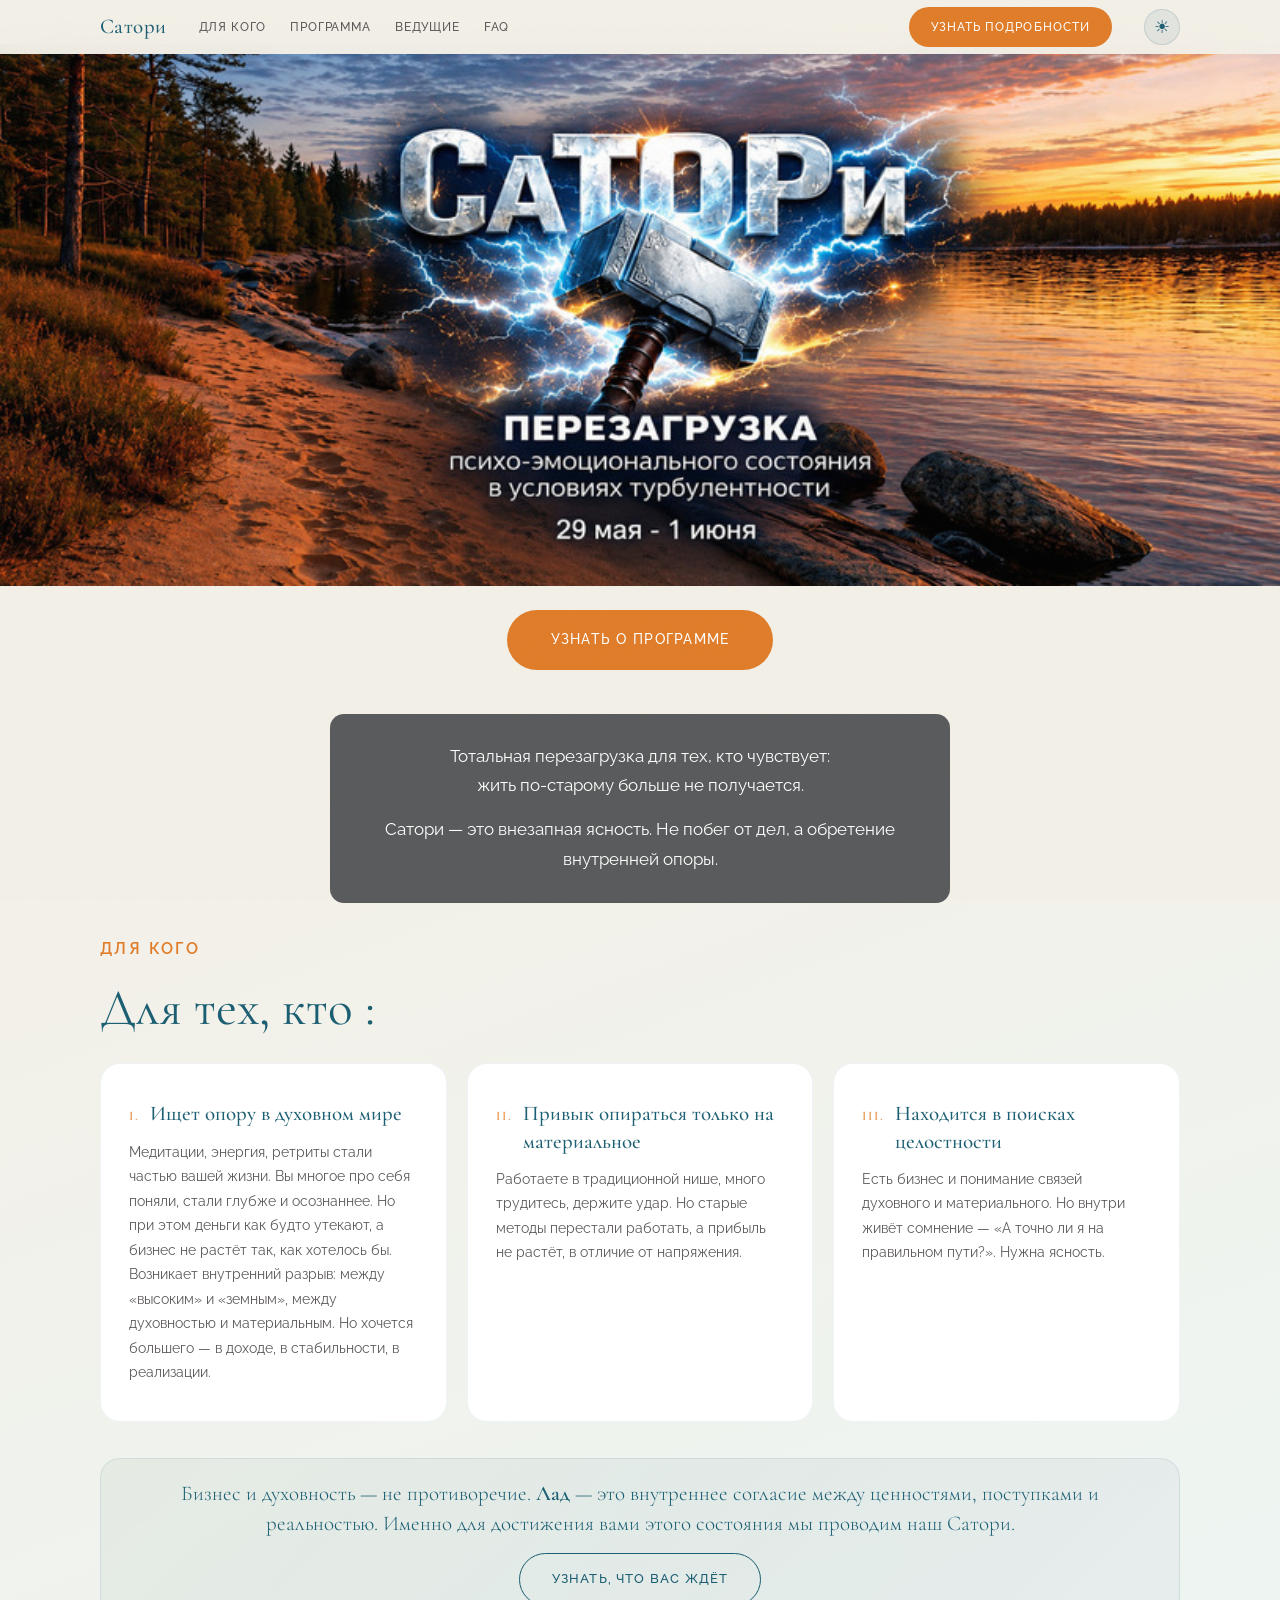
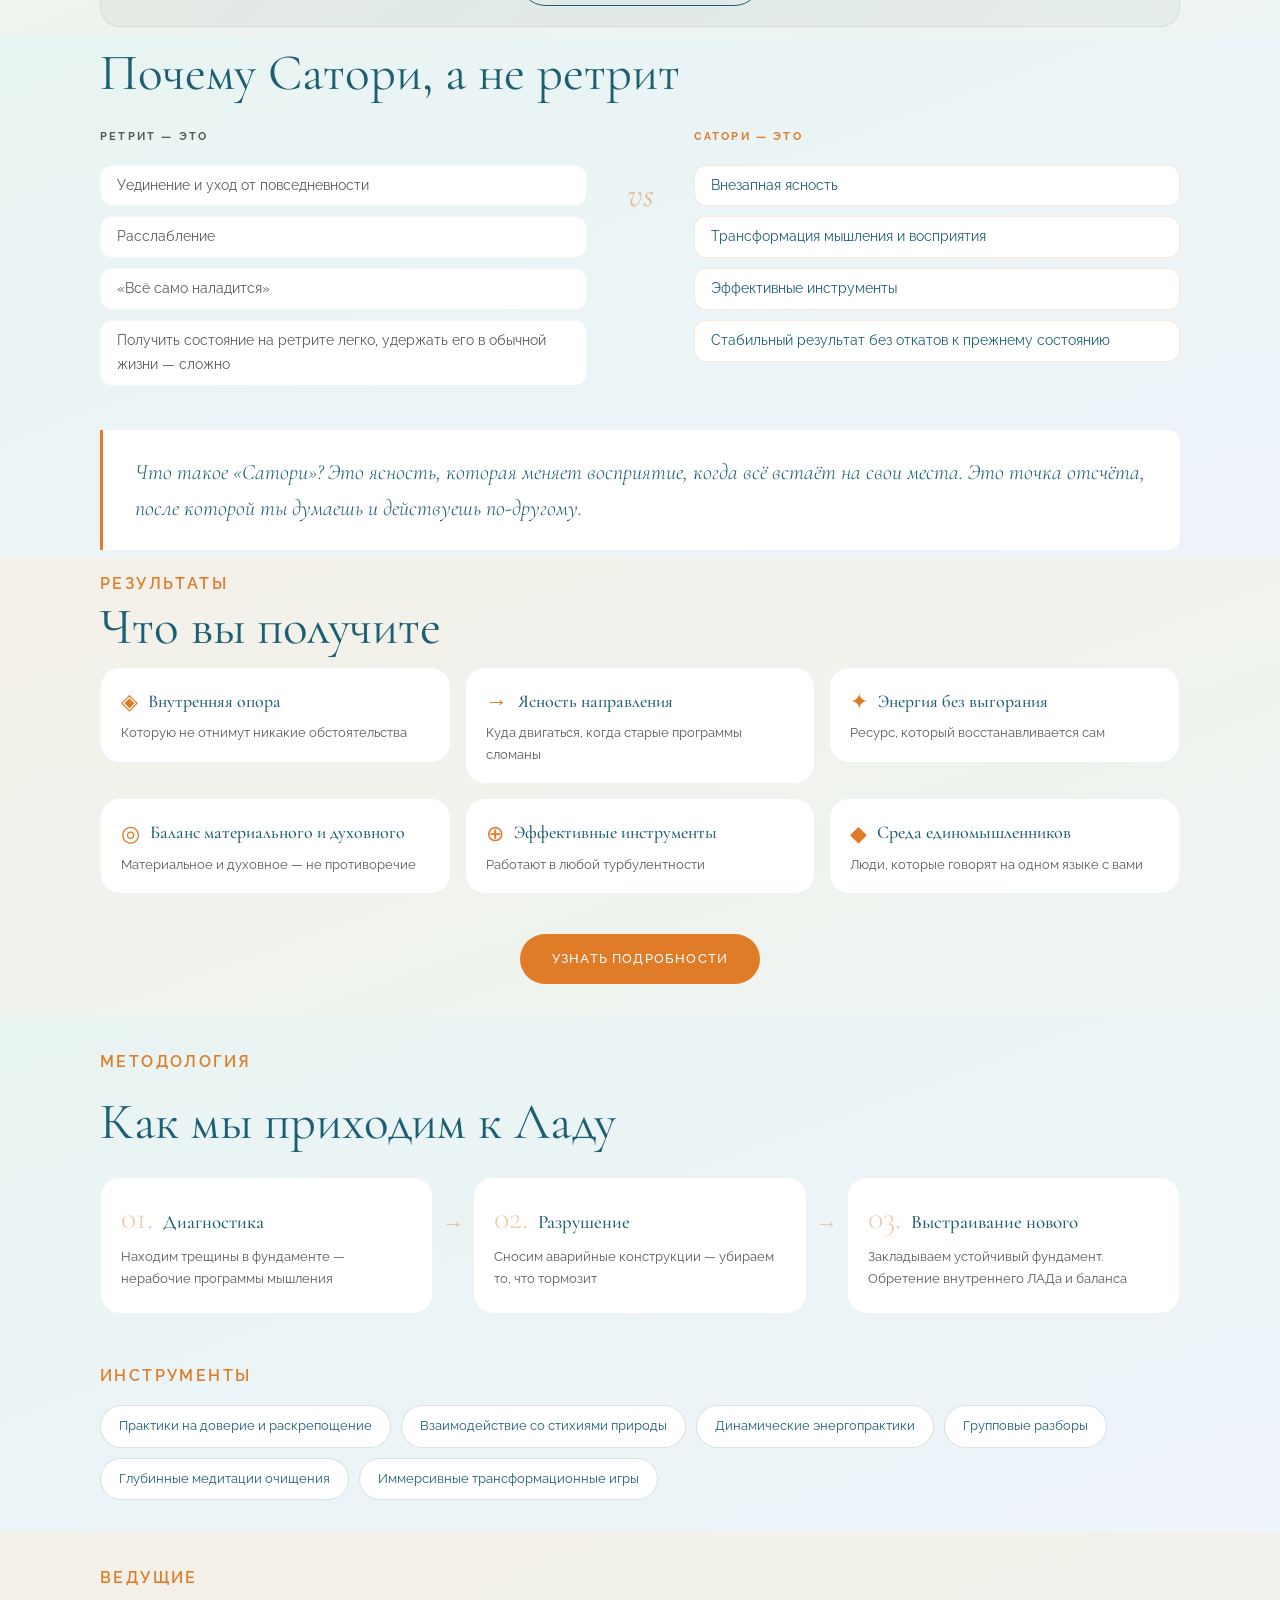
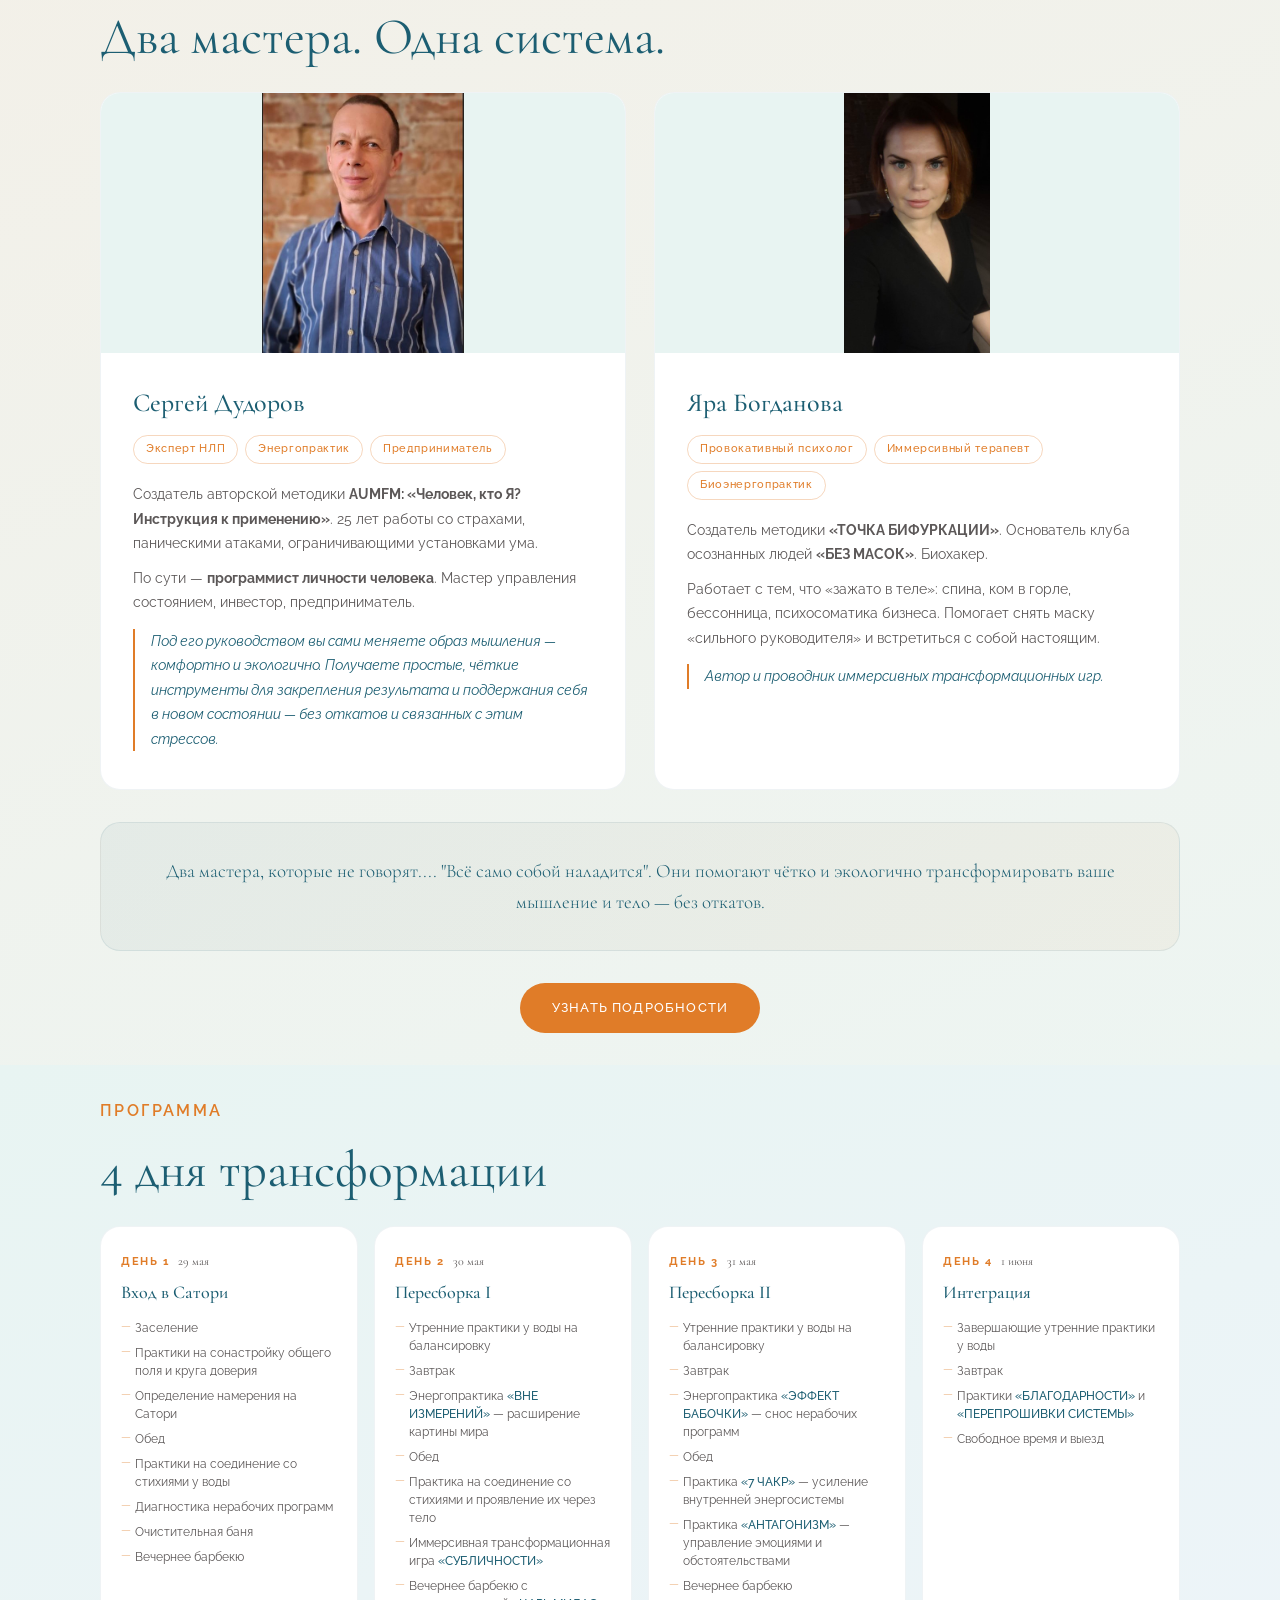
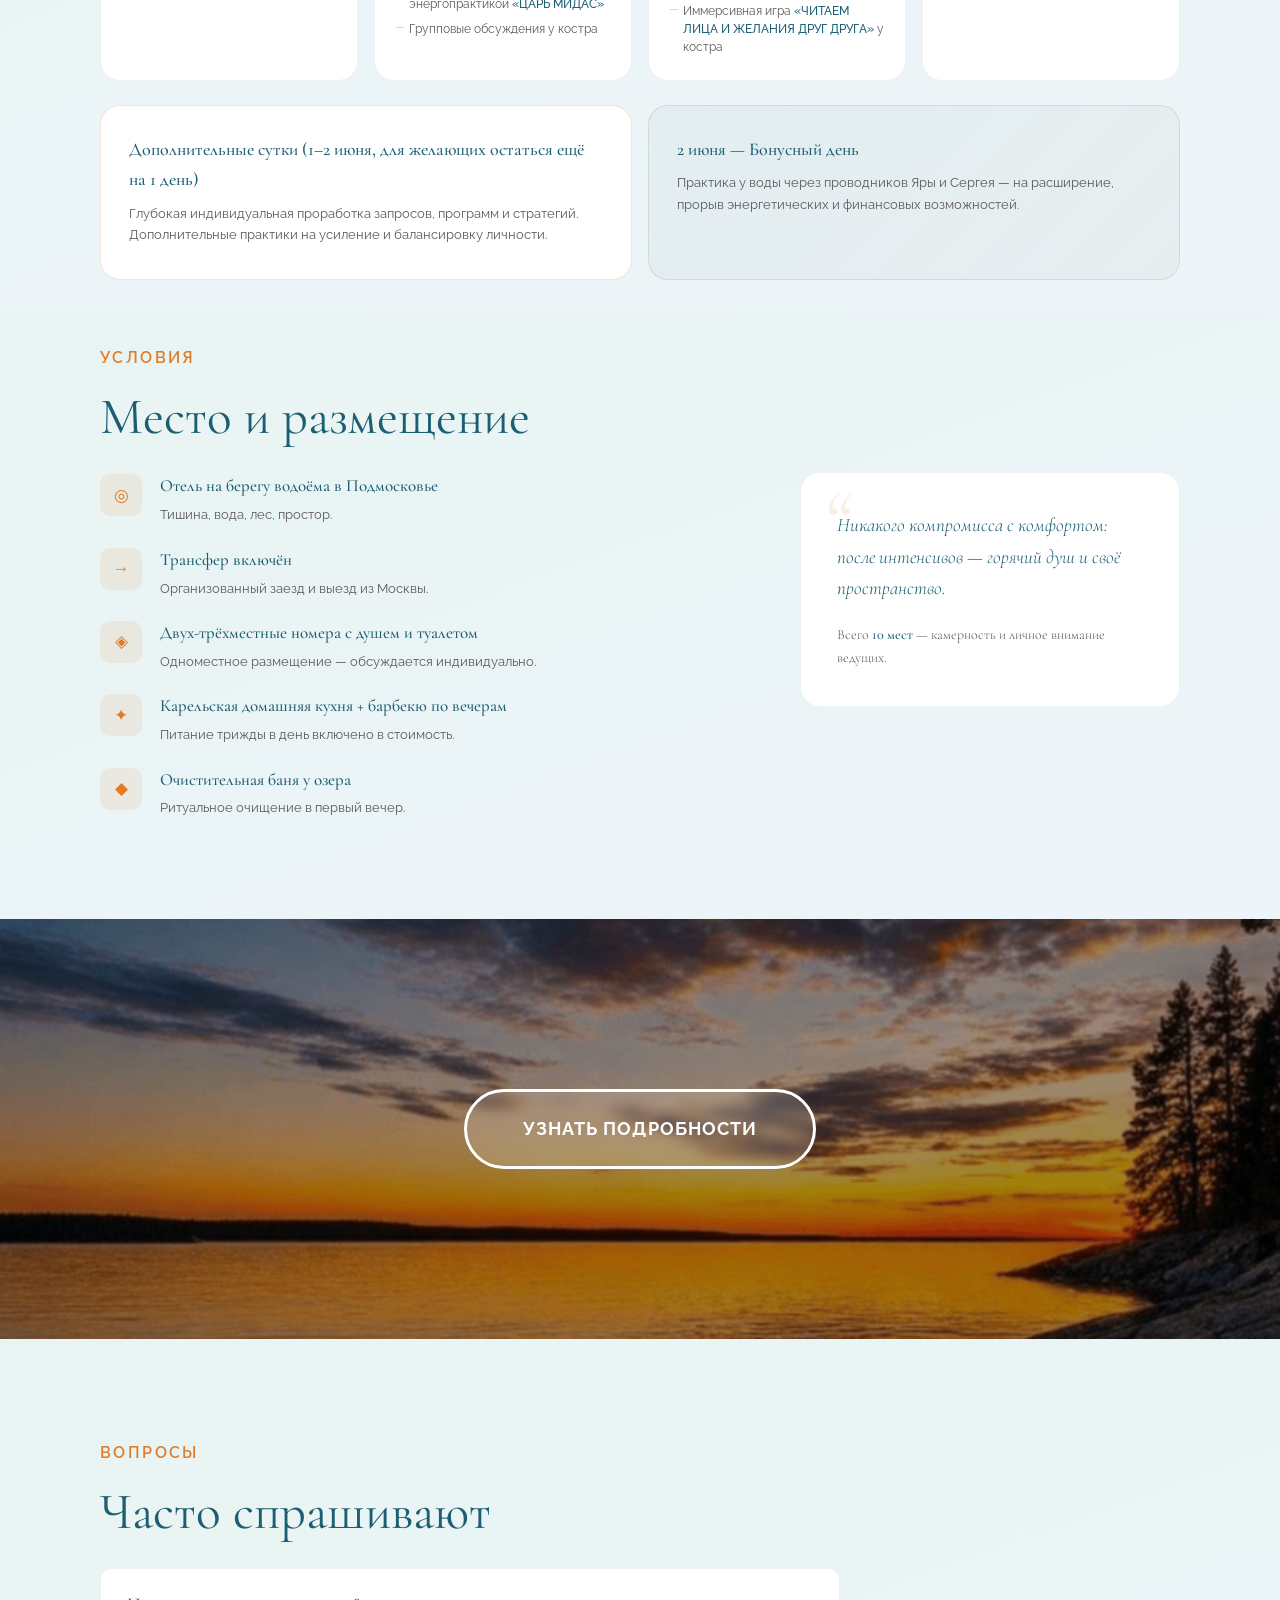
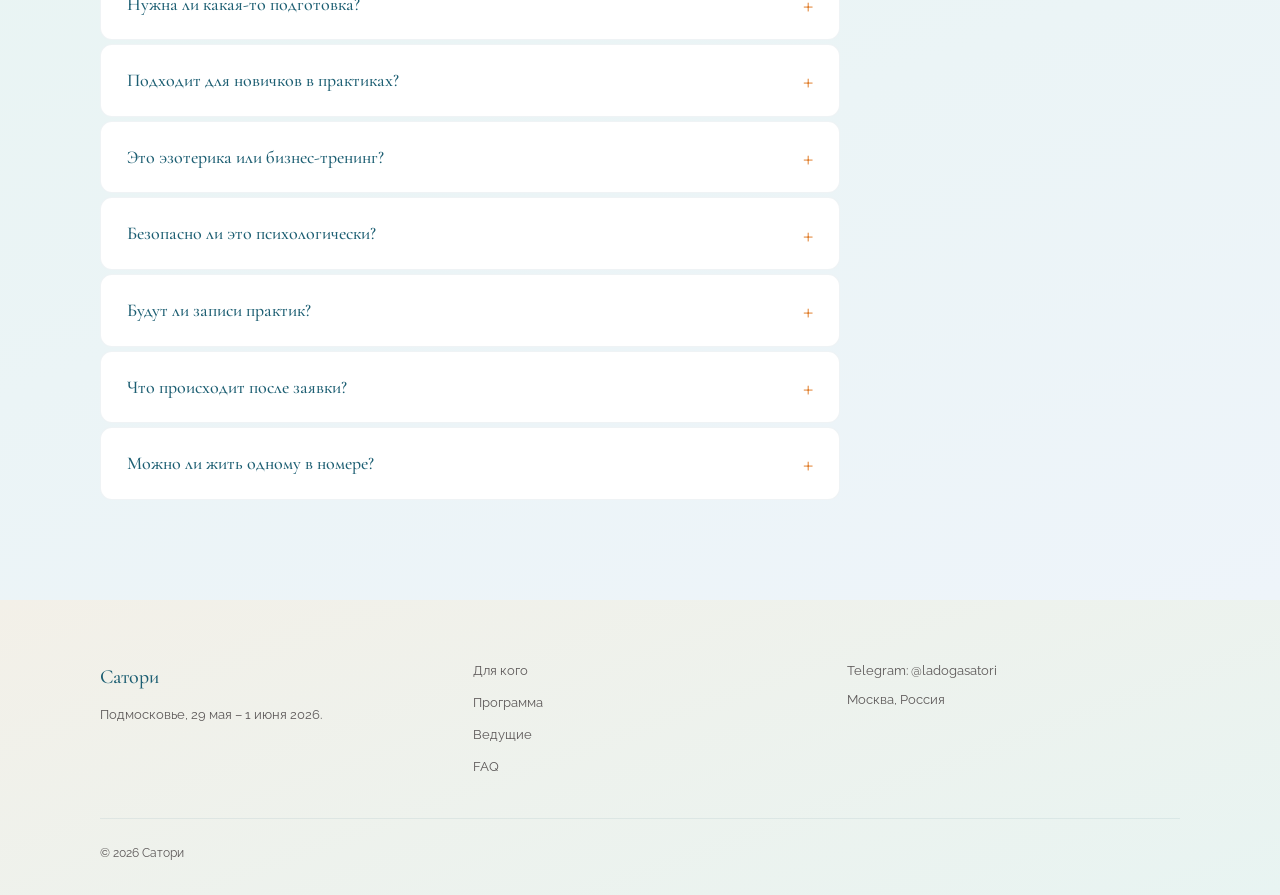
<file: Landing/index.html>
<!DOCTYPE html>
<html lang="ru">
<head>
  <meta charset="UTF-8">
  <meta name="viewport" content="width=device-width, initial-scale=1.0">
  <title>Сатори — Трансформационный ретрит 29 мая – 1 июня 2026</title>
  <meta name="description" content="Закрытый трансформационный ретрит на берегу водоёма в Подмосковье. 10 мест. 29 мая – 1 июня 2026. Ведущие: Сергей Дудоров и Яра Богданова.">
  <link rel="icon" href="data:image/svg+xml,<svg xmlns='http://www.w3.org/2000/svg' viewBox='0 0 100 100'><text y='.9em' font-size='90'>✦</text></svg>">
  <meta property="og:title" content="Сатори — Трансформационный ретрит 29 мая – 1 июня 2026">
  <meta property="og:description" content="Закрытый трансформационный ретрит на берегу водоёма в Подмосковье. 10 мест. Ведущие: Сергей Дудоров и Яра Богданова.">
  <meta property="og:type" content="website">
  <meta property="og:locale" content="ru_RU">
  <meta name="theme-color" content="#F0EFEA">
  <script>
    (function(){
      var t=localStorage.getItem('theme');
      if(t==='dark'){document.documentElement.setAttribute('data-theme','dark')}
      document.documentElement.classList.add('js');
      /* Fallback: если нижний JS не загрузился — показать весь контент */
      document.addEventListener('DOMContentLoaded',function(){
        setTimeout(function(){
          document.querySelectorAll('.rv,.rv-left,.rv-right,.rv-scale').forEach(function(el){
            el.classList.add('on');
          });
        }, 800);
      });
    })();
  </script>
  <link rel="preconnect" href="https://fonts.googleapis.com">
  <link rel="preconnect" href="https://fonts.gstatic.com" crossorigin>
  <link href="https://fonts.googleapis.com/css2?family=Cormorant+Garamond:ital,wght@0,300;0,400;0,500;0,600;1,300;1,400;1,600&family=Raleway:wght@300;400;500;600&display=swap" rel="stylesheet">

<style>
/* ─── ПЕРЕМЕННЫЕ — 4 СТИХИИ ─── */
:root {
  /* Земля: тёплый песок, кофе с молоком */
  --bg:          #F3F0E8;
  --bg-card:     #FFFFFF;

  /* Вода: бирюза, изумруд Ладоги */
  --bg-alt:      #E8F4F2;

  --text:        #2A2828;
  --muted:       #5C5858;

  /* Вода — глубина Ладоги */
  --heading:     #1C5E72;
  --deep:        #164858;

  /* Огонь — закат, золото */
  --accent:      #E07C28;
  --accent-h:    #BE5C10;
  --accent-soft: #F0A830;

  /* Земля — карельский лес и мох */
  --green:       #2E5A3C;
  --moss:        #5A9868;

  /* Небо — голубое с фиолетовым */
  --lavender:    #7268A8;
  --sky:         #5888BC;

  --serif:       'Cormorant Garamond', Georgia, serif;
  --sans:        'Raleway', sans-serif;
  --r:           12px;
  --r-lg:        20px;
  --sh:          0 4px 24px rgba(28,94,114,.08);
  --sh-md:       0 8px 40px rgba(28,94,114,.14);
  --t:           .3s ease;
  --w:           1160px;
}

/* ─── ТЁМНАЯ ТЕМА ─── */
[data-theme="dark"]{
  --bg:          #0d1018;
  --bg-alt:      #111520;
  --bg-card:     #191c28;
  --text:        #ddd8ce;
  --muted:       #8a8790;
  --heading:     #c8b088;
  --deep:        #a09068;
  --accent:      #E07C28;
  --accent-h:    #BE5C10;
  --accent-soft: #F0A830;
  --sh:          0 4px 24px rgba(0,0,0,.45);
  --sh-md:       0 8px 40px rgba(0,0,0,.6);
}
[data-theme="dark"] body{background:var(--bg)}
[data-theme="dark"] .s{background:linear-gradient(160deg,#0d1018 0%,#101420 100%)}
[data-theme="dark"] .s-alt{background:linear-gradient(160deg,#101420 0%,#0d1018 100%)}
[data-theme="dark"] .s-tagline{background:var(--bg)}
[data-theme="dark"] .header,
[data-theme="dark"] .header.stuck{background:rgba(13,16,24,.97);box-shadow:0 2px 24px rgba(0,0,0,.4)}
[data-theme="dark"] .mmenu{background:var(--bg)}
[data-theme="dark"] .footer{background:linear-gradient(160deg,#0d1018 0%,#101420 100%)}
[data-theme="dark"] .footer-bot{border-top-color:rgba(200,176,136,.1)}
[data-theme="dark"] .aud-result{background:linear-gradient(135deg,rgba(224,124,40,.08),rgba(200,176,136,.06));border-color:rgba(200,176,136,.12)}
[data-theme="dark"] .why-list li{background:var(--bg-card);border-color:rgba(200,176,136,.08)}
[data-theme="dark"] .why-list.yes li{border-color:rgba(224,124,40,.25)}
[data-theme="dark"] .satori-note{background:rgba(200,176,136,.04);border-color:rgba(200,176,136,.15)}
[data-theme="dark"] .team-together{background:linear-gradient(135deg,rgba(200,176,136,.05),rgba(224,124,40,.06));border-color:rgba(200,176,136,.1)}
[data-theme="dark"] .pbonus{background:linear-gradient(135deg,rgba(224,124,40,.06),rgba(200,176,136,.05));border-color:rgba(200,176,136,.15)}
[data-theme="dark"] .pex{border-color:rgba(224,124,40,.25)}
[data-theme="dark"] .venue-ico{background:rgba(224,124,40,.15)}
[data-theme="dark"] .tagline-box{background:rgba(0,0,0,.7)}
[data-theme="dark"] .team-ph-label{background:rgba(13,16,24,.85);color:var(--heading)}
[data-theme="dark"] .aud-card{background:#EDD9A0;border-color:rgba(180,140,40,.3)}
[data-theme="dark"] .aud-card h3{color:#1a1206}
[data-theme="dark"] .aud-card p{color:#2a2010}
[data-theme="dark"] .aud-card .aud-num{color:#7a5c10}
[data-theme="dark"] .burger span{background:var(--heading)}
[data-theme="dark"] .scroll-progress{background:var(--accent)}
@media(max-width:768px){[data-theme="dark"] .hero-in{background:var(--bg)}}
[data-theme="dark"] .pc-main{background:var(--bg-card);border-color:rgba(224,124,40,.35)}
[data-theme="dark"] .pc-extra{background:var(--bg)}
[data-theme="dark"] .faq-item{background:var(--bg-card);border-color:rgba(200,176,136,.08)}
[data-theme="dark"] .why-quote{background:var(--bg-card)}
[data-theme="dark"] .tag{background:var(--bg-card);border-color:rgba(200,176,136,.15)}
[data-theme="dark"] .tag:hover{border-color:var(--accent);background:rgba(224,124,40,.08)}
[data-theme="dark"] .elem{background:var(--bg-card);border-color:rgba(200,176,136,.08)}
[data-theme="dark"] .venue-quote{background:var(--bg-card);border-color:rgba(200,176,136,.08)}
[data-theme="dark"] .step{background:var(--bg-card);border-color:rgba(200,176,136,.08)}
[data-theme="dark"] .res-card{background:var(--bg-card);border-color:rgba(200,176,136,.08)}
[data-theme="dark"] .day-card{background:var(--bg-card);border-color:rgba(200,176,136,.08)}
[data-theme="dark"] .team-card{background:var(--bg-card);border-color:rgba(200,176,136,.08)}
[data-theme="dark"] .team-photo{background:var(--bg-alt)}
[data-theme="dark"] .cta-form input,
[data-theme="dark"] .cta-form select{background:var(--bg-card);border-color:rgba(200,176,136,.15);color:var(--text)}
[data-theme="dark"] .cta-form input::placeholder{color:var(--muted)}
[data-theme="dark"] .pc-breakdown{border-color:rgba(200,176,136,.1)}

/* ─── ПЕРЕКЛЮЧАТЕЛЬ ТЕМЫ ─── */
.theme-toggle{
  display:flex;align-items:center;justify-content:center;
  width:36px;height:36px;border-radius:50%;
  font-size:18px;line-height:1;
  background:rgba(28,94,114,.08);
  border:1.5px solid rgba(28,94,114,.15);
  color:var(--heading);
  transition:background var(--t),border-color var(--t),transform var(--t);
  cursor:pointer;flex-shrink:0;
}
.theme-toggle:hover{background:rgba(28,94,114,.15);transform:rotate(20deg)}
[data-theme="dark"] .theme-toggle{
  background:rgba(200,176,136,.08);
  border-color:rgba(200,176,136,.2);
  color:var(--heading);
}
[data-theme="dark"] .theme-toggle:hover{background:rgba(200,176,136,.15)}

/* ─── RESET ─── */
*,*::before,*::after{box-sizing:border-box;margin:0;padding:0}
html{scroll-behavior:smooth;-webkit-font-smoothing:antialiased}
body{font-family:var(--sans);font-size:16px;line-height:1.7;color:var(--text);background:var(--bg);overflow-x:hidden}
img{max-width:100%;display:block}
a{color:inherit;text-decoration:none}
ul{list-style:none}
button{background:none;border:none;cursor:pointer;font:inherit;color:inherit}
input,select,textarea{outline:none;font:inherit}

/* ─── ЗЕРНИСТАЯ ТЕКСТУРА (grain) ─── */
body::before{
  content:'';
  position:fixed;inset:0;z-index:9998;
  pointer-events:none;
  background-image:url("data:image/svg+xml,%3Csvg xmlns='http://www.w3.org/2000/svg' width='300' height='300'%3E%3Cfilter id='n'%3E%3CfeTurbulence type='fractalNoise' baseFrequency='.75' numOctaves='4' stitchTiles='stitch'/%3E%3C/filter%3E%3Crect width='100%25' height='100%25' filter='url(%23n)' opacity='.03'/%3E%3C/svg%3E");
  opacity:1;
}

/* ─── КОНТЕЙНЕР ─── */
.wrap{max-width:var(--w);margin:0 auto;padding:0 40px}
@media(max-width:768px){.wrap{padding:0 20px}}

/* ─── КНОПКИ ─── */
.btn{
  display:inline-flex;align-items:center;justify-content:center;
  padding:14px 32px;border-radius:100px;
  font-family:var(--sans);font-size:13px;font-weight:500;
  letter-spacing:.09em;text-transform:uppercase;white-space:nowrap;
  transition:background var(--t),color var(--t),transform var(--t),box-shadow var(--t);
}
.btn-primary{background:var(--accent);color:#fff}
.btn-primary:hover{background:var(--accent-h);transform:translateY(-2px);box-shadow:0 8px 24px rgba(224,124,40,.35)}
.btn-outline{background:transparent;color:var(--heading);border:1.5px solid var(--heading)}
.btn-outline:hover{background:var(--heading);color:#fff;transform:translateY(-2px)}
.btn-sm{padding:10px 22px;font-size:12px;background:var(--accent);color:#fff;border-radius:100px}
.btn-sm:hover{background:var(--accent-h);transform:translateY(-1px)}
.btn-hero{padding:18px 44px;font-size:14px;animation:breathe 3.5s ease-in-out infinite}
.btn-full{width:100%;padding:18px;font-size:15px;justify-content:center}

@keyframes breathe{
  0%,100%{box-shadow:0 0 0 0 rgba(224,124,40,.35)}
  50%{box-shadow:0 0 0 18px rgba(224,124,40,0)}
}

/* ─── СЕКЦИИ — 4 СТИХИИ ─── */
.s{
  padding:100px 0;
  background:linear-gradient(160deg,#F3F0E8 0%,#EDF5F2 100%); /* Земля → Вода */
}
.s-alt{
  padding:100px 0;
  background:linear-gradient(160deg,#E8F4F2 0%,#EEF4FA 100%); /* Вода → Небо */
}
@media(max-width:768px){.s,.s-alt{padding:64px 0}}

.eyebrow{
  font-size:16px;font-weight:600;letter-spacing:.15em;
  text-transform:uppercase;color:var(--accent);margin-bottom:16px;
  display:block;
}
.s-title{
  font-family:var(--serif);font-size:clamp(32px,4vw,52px);
  font-weight:400;color:var(--heading);line-height:1.2;margin-bottom:24px;
}
@media(max-width:768px){.s-title{margin-bottom:36px}}

/* ─── REVEAL ─── */
.rv{opacity:1;transform:none;transition:opacity .7s ease,transform .7s ease}
.rv-d1{transition-delay:.1s}
.rv-d2{transition-delay:.2s}
.rv-d3{transition-delay:.3s}
.js .rv{opacity:0;transform:translateY(28px)}
.js .rv.on{opacity:1;transform:none}

/* ═══════════════════════════════════════
   HEADER
═══════════════════════════════════════ */
.header{
  position:fixed;top:0;left:0;right:0;z-index:100;
  padding:7px 0;
  background:rgba(243,240,232,.97);
  backdrop-filter:blur(16px);-webkit-backdrop-filter:blur(16px);
  box-shadow:0 2px 24px rgba(28,94,114,.09);
  transition:background var(--t),padding var(--t),box-shadow var(--t);
}
.header.stuck{
  background:rgba(243,240,232,.97);
  backdrop-filter:blur(16px);-webkit-backdrop-filter:blur(16px);
  padding:12px 0;
  box-shadow:0 2px 24px rgba(28,94,114,.09);
}
.header-in{display:flex;align-items:center;gap:32px}
.logo{
  font-family:var(--serif);font-size:21px;font-weight:500;
  color:var(--heading);letter-spacing:.02em;flex-shrink:0;
}
.logo span{color:var(--accent)}
.nav{display:flex;gap:24px;flex:1}
.nav a{
  font-size:12px;font-weight:500;letter-spacing:.07em;text-transform:uppercase;
  color:var(--muted);transition:color var(--t);
}
.nav a:hover{color:var(--heading)}
.header-in .btn-sm{margin-left:auto}

/* ─── БУРГЕР ─── */
.burger{
  display:none;flex-direction:column;gap:5px;
  padding:6px;margin-left:auto;
}
.burger span{
  display:block;width:24px;height:2px;
  background:var(--heading);border-radius:2px;
  transition:transform var(--t),opacity var(--t);
}
.burger.open span:nth-child(1){transform:translateY(7px) rotate(45deg)}
.burger.open span:nth-child(2){opacity:0}
.burger.open span:nth-child(3){transform:translateY(-7px) rotate(-45deg)}

/* ─── МОБИЛЬНОЕ МЕНЮ ─── */
.mmenu{
  position:fixed;inset:0;z-index:99;
  background:var(--bg);
  display:flex;flex-direction:column;
  align-items:center;justify-content:center;gap:28px;
  opacity:0;pointer-events:none;
  transform:translateY(-16px);
  transition:opacity var(--t),transform var(--t);
}
.mmenu.open{opacity:1;pointer-events:auto;transform:none}
.mmenu nav{display:flex;flex-direction:column;align-items:center;gap:20px}
.mmenu nav a{
  font-family:var(--serif);font-size:30px;font-weight:400;color:var(--heading);
  transition:color var(--t);
}
.mmenu nav a:hover{color:var(--accent)}
.mmenu .btn{margin-top:8px}

@media(max-width:900px){
  .nav,.header-in .btn-sm{display:none}
  .burger{display:flex}
}

/* ═══════════════════════════════════════
   HERO
═══════════════════════════════════════ */
.hero{
  display:flex;
  flex-direction:column;
  margin-top:44px;
}
.hero-bg-img{display:block;width:100%;height:auto;order:1}
.hero-layer{display:none}
.hero-water{display:none}
/* Декоративные круги */
.hero-circle{display:none}

.hero-in{
  order:2;
  display:flex;justify-content:center;align-items:center;
  padding:24px 40px;
  background:var(--bg);
}
.hero-in .btn-hero{
  min-width:260px;
}
.hero-img-book-overlay{display:none}
.hero-nav-cover{display:none}
.hero-badge{
  display:inline-block;padding:8px 22px;
  border:1px solid rgba(28,94,114,.22);border-radius:100px;
  font-size:11px;font-weight:500;letter-spacing:.12em;text-transform:uppercase;
  color:var(--heading);margin-bottom:36px;
  background:rgba(240,239,234,.5);
  backdrop-filter:blur(4px);
}
.hero-h1{
  font-family:var(--serif);
  font-size:clamp(56px,9vw,100px);
  font-weight:400;color:var(--heading);
  line-height:.92;margin-bottom:32px;
  letter-spacing:-.02em;
}
.hero-h1 em{
  display:block;font-style:italic;font-weight:300;
  background:linear-gradient(90deg,var(--accent) 0%,var(--accent-soft) 28%,#EDD090 50%,var(--accent-soft) 72%,var(--accent) 100%);
  background-size:200% auto;
  -webkit-background-clip:text;-webkit-text-fill-color:transparent;
  background-clip:text;
  animation:shimmer 4s linear infinite;
}
.hero-sub{
  font-family:var(--serif);
  font-size:clamp(17px,2.2vw,22px);
  font-weight:300;color:var(--heading);
  line-height:1.55;margin-bottom:14px;
}
.hero-desc{
  font-size:15px;color:var(--muted);
  line-height:1.75;margin-bottom:44px;
}
.hero-desc strong{color:var(--heading);font-weight:500}
.hero-actions{display:flex;align-items:center;justify-content:center;gap:28px;flex-wrap:wrap}
.hero-spots{font-size:13px;color:var(--muted)}
.hero-spots strong{
  font-family:var(--serif);font-size:22px;
  color:var(--accent);font-weight:500;
}
.hero-scroll{
  position:absolute;bottom:36px;left:50%;
  transform:translateX(-50%);
  display:flex;flex-direction:column;align-items:center;
  gap:8px;z-index:2;
  font-size:10px;letter-spacing:.15em;text-transform:uppercase;
  color:var(--muted);opacity:.6;
  text-decoration:none;transition:opacity var(--t);
}
.hero-scroll:hover{opacity:1}
.scroll-line{
  display:block;width:1px;height:56px;
  background:linear-gradient(to bottom,var(--accent),transparent);
  animation:scpulse 2.2s ease-in-out infinite;
}
@keyframes scpulse{
  0%,100%{opacity:1;transform:scaleY(1);transform-origin:top}
  50%{opacity:.35;transform:scaleY(.55);transform-origin:top}
}

/* ═══════════════════════════════════════
   ДЛЯ КОГО
═══════════════════════════════════════ */
.audience-grid{
  display:grid;grid-template-columns:repeat(3,1fr);
  gap:20px;margin-bottom:36px;
}
.aud-card{
  background:var(--bg-card);border-radius:var(--r-lg);
  padding:36px 28px;
  border:1px solid rgba(28,94,114,.07);
  transition:transform var(--t),box-shadow var(--t);
  position:relative;overflow:hidden;
}
.aud-card::before{
  content:'';position:absolute;top:0;left:0;right:0;height:3px;
  background:linear-gradient(90deg,var(--heading),var(--moss),var(--accent-soft),var(--accent));
  transform:scaleX(0);transform-origin:left;
  transition:transform .4s ease;
}
.aud-card:hover{transform:translateY(-5px);box-shadow:var(--sh-md)}
.aud-card:hover::before{transform:scaleX(1)}
.aud-num{
  font-family:var(--serif);font-size:13px;font-weight:600;
  letter-spacing:.15em;color:var(--accent);opacity:.8;
  margin-right:10px;flex-shrink:0;
}
.aud-card h3{display:flex;align-items:baseline;gap:0}
.aud-card h3{
  font-family:var(--serif);font-size:21px;font-weight:500;
  color:var(--heading);margin-bottom:12px;line-height:1.3;
}
.aud-card p{font-size:14px;color:var(--muted);line-height:1.75}

.aud-result{
  background:linear-gradient(135deg,rgba(90,152,104,.07) 0%,rgba(28,94,114,.06) 50%,rgba(114,104,168,.05) 100%);
  border-radius:var(--r-lg);padding:20px 40px;text-align:center;
  border:1px solid rgba(28,94,114,.1);
}
.aud-result p{
  font-family:var(--serif);font-size:21px;font-weight:300;
  color:var(--heading);line-height:1.45;margin-bottom:14px;
}
.aud-result p strong{font-weight:600;color:inherit}

/* ═══════════════════════════════════════
   ПОЧЕМУ САТОРИ
═══════════════════════════════════════ */
.why-grid{
  display:grid;grid-template-columns:1fr auto 1fr;
  gap:40px;align-items:start;margin-bottom:44px;
}
.why-label{
  font-size:11px;font-weight:700;letter-spacing:.2em;
  text-transform:uppercase;margin-bottom:18px;
}
.why-label.dim{color:var(--muted)}
.why-label.bright{color:var(--accent)}
.why-list{display:flex;flex-direction:column;gap:10px}
.why-list li{
  padding:8px 16px;border-radius:var(--r);
  font-size:14px;color:var(--muted);
  background:var(--bg-card);
  border:1px solid rgba(28,94,114,.06);
  transition:border-color var(--t);
}
.why-list.yes li{
  color:var(--heading);
  border-color:rgba(224,124,40,.18);
}
.why-vs{
  display:flex;align-items:center;justify-content:center;padding-top:36px;
}
.why-vs span{
  font-family:var(--serif);font-size:36px;font-style:italic;
  color:var(--accent);opacity:.45;
}
.why-quote{
  border-left:3px solid var(--accent);
  padding:24px 32px;
  background:var(--bg-card);
  border-radius:0 var(--r) var(--r) 0;
  font-family:var(--serif);
  font-size:clamp(17px,2.2vw,22px);
  font-style:italic;font-weight:300;
  color:var(--heading);line-height:1.65;
}
.satori-note{
  margin-top:24px;padding:20px 24px;
  background:rgba(28,94,114,.04);border-radius:var(--r);
  font-size:14px;color:var(--muted);
  border-left:2px solid rgba(28,94,114,.2);
}
.satori-note strong{color:var(--heading)}

/* ═══════════════════════════════════════
   РЕЗУЛЬТАТЫ
═══════════════════════════════════════ */
.results-grid{
  display:grid;grid-template-columns:repeat(3,1fr);gap:14px;
  align-items:start;
}
.res-card{
  padding:18px 20px;background:var(--bg-card);
  border-radius:var(--r-lg);
  border:1px solid rgba(28,94,114,.07);
  transition:transform var(--t),box-shadow var(--t);
  display:inline-flex;flex-direction:column;align-self:start;
}
.res-card:hover{transform:translateY(-4px);box-shadow:var(--sh)}
.res-head{display:flex;align-items:center;gap:10px;margin-bottom:6px}
.res-glyph{
  font-size:22px;color:var(--accent);
  flex-shrink:0;line-height:1;
}
.res-card h4{
  font-family:var(--serif);font-size:18px;font-weight:500;
  color:var(--heading);margin:0;
}
.res-card p{font-size:13px;color:var(--muted);line-height:1.65;margin:0}

/* ═══════════════════════════════════════
   ИНСТРУМЕНТЫ
═══════════════════════════════════════ */
.steps{
  display:grid;grid-template-columns:1fr 40px 1fr 40px 1fr;
  align-items:start;gap:0;margin-bottom:48px;
}
.step{
  background:var(--bg-card);border-radius:var(--r-lg);
  padding:24px 20px;
  border:1px solid rgba(28,94,114,.07);
}
.step-head{display:flex;align-items:baseline;gap:10px;margin-bottom:8px}
.step-n{
  font-family:var(--serif);font-size:32px;font-weight:300;
  color:var(--accent);opacity:.4;line-height:1;flex-shrink:0;
}
.step h4{
  font-family:var(--serif);font-size:19px;font-weight:500;
  color:var(--heading);margin:0;
}
.step p{font-size:13px;color:var(--muted);line-height:1.65}
.step-arr{
  display:flex;align-items:center;justify-content:center;
  padding-top:28px;font-size:22px;color:var(--accent);opacity:.4;
}
.tags{display:flex;flex-wrap:wrap;gap:10px}
.tag{
  padding:9px 18px;border-radius:100px;
  font-size:13px;color:var(--heading);
  background:var(--bg-card);
  border:1.5px solid rgba(28,94,114,.18);
  transition:border-color var(--t),background var(--t);
}
.tag:hover{border-color:var(--accent);background:rgba(224,124,40,.05)}

/* ═══════════════════════════════════════
   ВЕДУЩИЕ
═══════════════════════════════════════ */
.team-grid{display:grid;grid-template-columns:1fr 1fr;gap:28px;margin-bottom:32px}
.team-card{
  background:var(--bg-card);border-radius:var(--r-lg);
  overflow:hidden;border:1px solid rgba(28,94,114,.07);
  transition:box-shadow var(--t);
}
.team-card:hover{box-shadow:var(--sh-md)}
.team-ph-img{
  width:100%;height:auto;max-height:260px;
  object-fit:contain;object-position:center top;
  display:block;
}
.team-photo{
  overflow:hidden;position:relative;
  background:var(--bg-alt);
}
.team-ph{
  width:100%;height:100%;
  display:flex;align-items:center;justify-content:center;
  font-family:var(--serif);font-size:72px;font-weight:300;
  color:rgba(255,255,255,.7);
  position:relative;
  transition:transform .5s ease;
}
.team-card:hover .team-ph{transform:scale(1.04)}
.team-ph-s{background:linear-gradient(135deg,#c8bdb0 0%,#a89880 100%)}
.team-ph-y{background:linear-gradient(135deg,#b0bdc8 0%,#8898aa 100%)}
.team-ph-label{
  position:absolute;bottom:16px;left:16px;
  background:rgba(240,239,234,.85);backdrop-filter:blur(8px);
  padding:6px 14px;border-radius:100px;
  font-size:11px;font-weight:600;letter-spacing:.08em;
  text-transform:uppercase;color:var(--heading);
  font-family:var(--sans);
}
.team-bio{padding:28px 32px}
.team-bio h3{
  font-family:var(--serif);font-size:26px;font-weight:500;
  color:var(--heading);margin-bottom:10px;
}
.team-roles{display:flex;flex-wrap:wrap;gap:7px;margin-bottom:18px}
.team-role{
  font-size:11px;font-weight:500;letter-spacing:.06em;
  color:var(--accent);padding:4px 12px;
  border:1px solid rgba(224,124,40,.3);border-radius:100px;
}
.team-bio p{font-size:14px;color:var(--muted);line-height:1.75;margin-bottom:10px}
.team-accent{
  font-style:italic;color:var(--heading) !important;
  border-left:2px solid var(--accent);padding-left:16px;
  margin-top:14px !important;font-size:14px !important;
}
.team-together{
  background:linear-gradient(135deg,rgba(28,94,114,.05),rgba(224,124,40,.05));
  border-radius:var(--r-lg);padding:32px 40px;
  text-align:center;border:1px solid rgba(28,94,114,.09);
  margin-bottom:32px;
}
.team-together p{
  font-family:var(--serif);font-size:19px;font-weight:300;
  color:var(--heading);line-height:1.65;
}
.team-cta{text-align:center}

/* ═══════════════════════════════════════
   ПРОГРАММА
═══════════════════════════════════════ */
.prog-grid{
  display:grid;grid-template-columns:repeat(4,1fr);
  gap:16px;margin-bottom:24px;
}
.day-card{
  background:var(--bg-card);border-radius:var(--r-lg);
  padding:24px 20px;border:1px solid rgba(28,94,114,.07);
  transition:transform var(--t),box-shadow var(--t);
}
.day-card:hover{transform:translateY(-4px);box-shadow:var(--sh)}
.day-head{display:flex;align-items:baseline;gap:8px;margin-bottom:10px}
.day-n{font-size:11px;font-weight:700;letter-spacing:.15em;text-transform:uppercase;color:var(--accent)}
.day-d{font-family:var(--serif);font-size:12px;color:var(--muted)}
.day-card h4{
  font-family:var(--serif);font-size:18px;font-weight:500;
  color:var(--heading);margin-bottom:14px;line-height:1.3;
}
.day-list{display:flex;flex-direction:column;gap:7px}
.day-list li{
  font-size:12px;color:var(--muted);line-height:1.5;
  padding-left:14px;position:relative;
}
.day-list li::before{
  content:'—';position:absolute;left:0;
  color:var(--accent);opacity:.5;font-size:11px;
}
.day-list li strong{color:var(--heading);font-weight:500}

.prog-extras{display:grid;grid-template-columns:1fr 1fr;gap:16px}
.pex,.pbonus{border-radius:var(--r-lg);padding:28px}
.pex{background:var(--bg-card);border:1px solid rgba(224,124,40,.2)}
.pbonus{
  background:linear-gradient(135deg,rgba(28,94,114,.04),rgba(139,168,122,.07));
  border:1px solid rgba(139,168,122,.25);
}
.ptag{
  display:inline-block;padding:4px 14px;border-radius:100px;
  font-size:11px;font-weight:600;letter-spacing:.07em;margin-bottom:10px;
}
.ptag-gold{background:rgba(224,124,40,.13);color:var(--accent-h)}
.ptag-green{background:rgba(139,168,122,.18);color:var(--green)}
.pex h4,.pbonus h4{
  font-family:var(--serif);font-size:18px;font-weight:500;
  color:var(--heading);margin-bottom:8px;
}
.pex p,.pbonus p{font-size:13px;color:var(--muted);line-height:1.65;margin-bottom:5px}

/* ═══════════════════════════════════════
   ВОДОЁМ
═══════════════════════════════════════ */
.ladoga-in{max-width:740px;margin:0 auto;text-align:center}
.ladoga-text{margin-bottom:48px}
.ladoga-text p{
  font-family:var(--serif);font-size:18px;font-weight:300;
  color:var(--muted);line-height:1.85;margin-bottom:14px;
}
.ladoga-text p strong{color:var(--heading);font-weight:500}
.elem-grid{display:grid;grid-template-columns:repeat(4,1fr);gap:16px}
.elem{
  padding:28px 16px;background:var(--bg-card);
  border-radius:var(--r-lg);text-align:center;
  border:1px solid rgba(28,94,114,.07);
  transition:transform var(--t);
}
.elem:hover{transform:translateY(-3px)}
.elem-sym{
  font-size:30px;color:var(--deep);
  margin-bottom:12px;opacity:.55;
}
.elem p{font-size:12px;color:var(--muted);line-height:1.5}

/* ═══════════════════════════════════════
   МЕСТО
═══════════════════════════════════════ */
.venue-wrap{display:grid;grid-template-columns:1fr 380px;gap:48px;align-items:start}
.venue-list{display:flex;flex-direction:column;gap:20px}
.venue-item{display:flex;gap:18px;align-items:flex-start}
.venue-ico{
  flex-shrink:0;width:42px;height:42px;
  display:flex;align-items:center;justify-content:center;
  background:rgba(224,124,40,.1);border-radius:10px;
  color:var(--accent);font-size:17px;margin-top:2px;
}
.venue-item strong{
  display:block;font-family:var(--serif);font-size:17px;font-weight:500;
  color:var(--heading);margin-bottom:3px;
}
.venue-item p{font-size:13px;color:var(--muted);line-height:1.65}
.venue-quote{
  background:var(--bg-card);border-radius:var(--r-lg);
  padding:36px;border:1px solid rgba(28,94,114,.07);
  font-family:var(--serif);font-size:19px;
  font-style:italic;font-weight:300;color:var(--heading);
  line-height:1.65;position:relative;
}
.venue-quote::before{
  content:'\201C';
  position:absolute;top:4px;left:20px;
  font-size:88px;line-height:1;
  color:var(--accent);opacity:.13;
}
.venue-quote footer{
  display:block;margin-top:20px;
  font-size:14px;font-style:normal;color:var(--muted);
}
.venue-quote footer strong{color:var(--heading);font-weight:500}

/* ═══════════════════════════════════════
   СТОИМОСТЬ
═══════════════════════════════════════ */

/* ─── ПОДЗАГОЛОВОК ─── */
.s-tagline{
  background:var(--bg);
  padding:20px 20px 0;
  display:flex;align-items:center;justify-content:center;
}
#for-whom{padding-top:32px;padding-bottom:8px}
.tagline-box{
  background:rgba(28,32,36,.72);
  backdrop-filter:blur(6px);-webkit-backdrop-filter:blur(6px);
  border-radius:14px;
  padding:28px 40px;
  max-width:620px;
  text-align:center;
  color:#fff;
  font-size:17px;
  line-height:1.75;
}
.tagline-box p{margin:0}
.tagline-box p+p{margin-top:14px}
@media(max-width:768px){
  .tagline-box{padding:22px 24px;font-size:15px}
}

/* ─── СЕКЦИЯ КОНТАКТ ─── */
.s-contact{
  position:relative;
  min-height:420px;
  display:flex;align-items:center;justify-content:center;
  overflow:hidden;
  background:url('assets/ladoga-zakat3.jpg') center/cover no-repeat;
}
.s-contact::before{
  content:'';
  position:absolute;inset:0;
  background:rgba(0,0,0,.35);
}
.s-contact-in{
  position:relative;z-index:1;
  display:flex;align-items:center;justify-content:center;
}
.btn-contact{
  display:inline-flex;align-items:center;justify-content:center;
  padding:22px 56px;
  font-family:var(--sans);font-size:18px;font-weight:700;
  letter-spacing:.06em;text-transform:uppercase;
  color:#fff;
  background:rgba(255,255,255,.15);
  border:3px solid #fff;
  border-radius:100px;
  backdrop-filter:blur(6px);
  -webkit-backdrop-filter:blur(6px);
  transition:background var(--t),transform var(--t),box-shadow var(--t);
  text-decoration:none;
}
.btn-contact:hover{
  background:rgba(255,255,255,.28);
  transform:translateY(-3px);
  box-shadow:0 12px 40px rgba(0,0,0,.3);
}

.pricing-grid{
  display:grid;grid-template-columns:1fr 360px;
  gap:20px;margin-bottom:28px;
}
.pc{
  border-radius:var(--r-lg);padding:40px;
  border:1px solid rgba(28,94,114,.1);
  transition:transform var(--t),box-shadow var(--t);
}
.pc:hover{transform:translateY(-4px);box-shadow:var(--sh-md)}
.pc-main{
  background:var(--bg-card);
  border-color:rgba(224,124,40,.28);
  position:relative;overflow:hidden;
}
.pc-main::after{
  content:'';position:absolute;top:0;left:0;right:0;height:4px;
  background:linear-gradient(90deg,var(--accent),var(--accent-soft));
}
.pc-extra{background:var(--bg);display:flex;flex-direction:column}
.pc-label{
  font-size:11px;font-weight:700;letter-spacing:.2em;
  text-transform:uppercase;color:var(--accent);margin-bottom:6px;
}
.pc-dates{font-size:13px;color:var(--muted);margin-bottom:14px}
.pc-price{
  font-family:var(--serif);
  font-size:clamp(40px,5vw,58px);
  font-weight:400;color:var(--heading);
  line-height:1;margin-bottom:20px;
}
.pc-breakdown{
  border-top:1px solid rgba(28,94,114,.1);
  border-bottom:1px solid rgba(28,94,114,.1);
  padding:14px 0;margin-bottom:20px;
}
.pc-line{
  display:flex;justify-content:space-between;
  padding:5px 0;font-size:13px;color:var(--muted);
}
.pc-list{display:flex;flex-direction:column;gap:9px;margin-bottom:28px;flex:1}
.pc-list li{
  font-size:14px;color:var(--text);
  padding-left:20px;position:relative;line-height:1.5;
}
.pc-list li::before{
  content:'✦';position:absolute;left:0;
  font-size:10px;color:var(--accent);top:4px;
}
.pc-note{
  font-size:12px;color:var(--muted);font-style:italic;
  margin-top:auto;padding-top:14px;
}
.pc-return{
  margin-top:16px;padding:14px 20px;
  background:rgba(28,94,114,.04);border-radius:var(--r);
  font-size:12px;color:var(--muted);line-height:1.6;
}
.pc-return strong{color:var(--heading)}
.pricing-sub{
  text-align:center;font-family:var(--serif);
  font-size:19px;font-weight:300;color:var(--heading);
}

/* ═══════════════════════════════════════
   FAQ
═══════════════════════════════════════ */
.faq-list{max-width:740px;display:flex;flex-direction:column;gap:4px}
.faq-item{border-radius:var(--r);overflow:hidden;
  background:var(--bg-card);border:1px solid rgba(28,94,114,.07)}
.faq-q{
  width:100%;text-align:left;padding:20px 26px;
  font-family:var(--serif);font-size:18px;font-weight:500;
  color:var(--heading);display:flex;
  justify-content:space-between;align-items:center;gap:16px;
  transition:color var(--t);
}
.faq-q::after{
  content:'+';font-size:26px;font-weight:300;
  color:var(--accent);flex-shrink:0;
  transition:transform .35s ease;line-height:1;
}
.faq-item.open .faq-q{color:var(--accent)}
.faq-item.open .faq-q::after{transform:rotate(45deg)}
.faq-q:hover{color:var(--accent)}
.faq-a{max-height:0;overflow:hidden;transition:max-height .4s ease}
.faq-a p{
  padding:0 26px 22px;font-size:14px;
  color:var(--muted);line-height:1.75;
}

/* ═══════════════════════════════════════
   CTA / ФОРМА
═══════════════════════════════════════ */
.cta-in{max-width:580px;margin:0 auto;text-align:center}
.cta-h2{
  font-family:var(--serif);
  font-size:clamp(38px,5.5vw,64px);
  font-weight:400;color:var(--heading);
  line-height:1.1;margin-bottom:18px;
}
.cta-h2 em{font-style:italic;color:var(--accent)}
.cta-lead{
  font-family:var(--serif);font-size:17px;font-weight:300;
  color:var(--muted);line-height:1.75;margin-bottom:48px;
}
.cta-form{display:flex;flex-direction:column;gap:14px}
.form-row{display:grid;grid-template-columns:1fr 1fr;gap:14px}
.cta-form input,.cta-form select{
  width:100%;padding:15px 18px;
  background:var(--bg-card);
  border:1px solid rgba(28,94,114,.16);
  border-radius:var(--r);
  font-family:var(--sans);font-size:14px;color:var(--text);
  transition:border-color var(--t),box-shadow var(--t);
  -webkit-appearance:none;appearance:none;
}
.cta-form select{
  background-image:url("data:image/svg+xml,%3Csvg xmlns='http://www.w3.org/2000/svg' width='16' height='16' viewBox='0 0 24 24' fill='none' stroke='%235A5A5A' stroke-width='2'%3E%3Cpolyline points='6 9 12 15 18 9'/%3E%3C/svg%3E");
  background-repeat:no-repeat;background-position:right 14px center;
  padding-right:38px;
}
.cta-form input:focus,.cta-form select:focus{
  border-color:var(--accent);box-shadow:0 0 0 3px rgba(224,124,40,.12);
}
.cta-form input::placeholder{color:var(--muted);opacity:.55}
.form-consent{font-size:11px;color:var(--muted);text-align:left;line-height:1.6}
.form-consent a{color:var(--accent);text-decoration:underline}
.form-success{display:none;padding:52px 24px;text-align:center}
.form-success.show{display:block;animation:fadeUp .6s ease}
@keyframes fadeUp{from{opacity:0;transform:translateY(16px)}to{opacity:1;transform:none}}
.success-glyph{font-size:44px;color:var(--accent);margin-bottom:16px;line-height:1}
.form-success h3{
  font-family:var(--serif);font-size:34px;font-weight:400;
  color:var(--heading);margin-bottom:12px;
}
.form-success p{font-size:15px;color:var(--muted)}
.cta-tg{margin-top:22px;font-size:14px;color:var(--muted)}
.cta-tg strong{color:var(--heading);font-weight:500}

/* ═══════════════════════════════════════
   ФУТЕР
═══════════════════════════════════════ */
.footer{
  background:linear-gradient(160deg,var(--bg) 0%,var(--bg-alt) 100%);
  padding:60px 0 32px;
  border-top:none;
  color:var(--text);
}
.footer-brand p,.footer-nav a,.footer-contact p,.footer-bot{color:var(--muted)}
.footer-logo,.footer-nav a:hover,.footer-contact a:hover{color:var(--heading)}
.footer-bot{border-top-color:rgba(28,94,114,.12)}
.footer-grid{display:grid;grid-template-columns:1fr 1fr 1fr;gap:40px;margin-bottom:40px}
.footer-logo{
  font-family:var(--serif);font-size:20px;font-weight:500;
  color:var(--heading);margin-bottom:10px;
}
.footer-logo span{color:var(--accent)}
.footer-brand p{font-size:13px;color:var(--muted);line-height:1.65}
.footer-nav{display:flex;flex-direction:column;gap:10px}
.footer-nav a{font-size:13px;color:var(--muted);transition:color var(--t)}
.footer-nav a:hover{color:var(--heading)}
.footer-contact p{font-size:13px;color:var(--muted);margin-bottom:7px}
.footer-bot{
  display:flex;justify-content:space-between;align-items:center;
  padding-top:24px;border-top:1px solid rgba(28,94,114,.08);
  font-size:12px;color:var(--muted);
}
.footer-bot a{transition:color var(--t)}
.footer-bot a:hover{color:var(--heading)}

/* ═══════════════════════════════════════
   RESPONSIVE
═══════════════════════════════════════ */
@media(max-width:1024px){
  .prog-grid{grid-template-columns:1fr 1fr}
  .pricing-grid{grid-template-columns:1fr;max-width:520px;margin-left:auto;margin-right:auto}
  .venue-wrap{grid-template-columns:1fr}
  .steps{grid-template-columns:1fr;gap:12px}
  .step-arr{display:none}
}

/* ── МОБИЛЬНАЯ ВЕРСИЯ (≤768px) ── */
@media(max-width:768px){

  /* ─ Хедер ─ */
  .header-in{gap:10px}
  .logo{flex:1;white-space:nowrap;font-size:17px;letter-spacing:.01em}
  /* Кнопка "Узнать подробности" в хедере скрыта на мобильном — она есть в меню */
  .header-in .btn-sm{display:none !important}
  .theme-toggle{width:32px;height:32px;font-size:16px}

  /* ─ Герой на мобильном ─ */
  .hero-in{padding:16px 20px}
  .hero-in .btn-hero{
    min-width:0;width:100%;max-width:360px;
    text-align:center;padding:16px 24px;font-size:13px;
  }

  /* ─ Подзаголовок ─ */
  .s-tagline{padding:0 16px 0}
  .tagline-box{padding:20px 20px;font-size:14px;line-height:1.7}

  /* ─ Секции ─ */
  .s,.s-alt{padding:40px 0}
  .s-contact{min-height:220px;padding:36px 0}
  #for-whom{padding-top:24px;padding-bottom:0}

  /* ─ Типографика ─ */
  .s-title{font-size:clamp(22px,7vw,34px) !important}
  .eyebrow{font-size:10px;letter-spacing:.18em}

  /* ─ Сетки → 1 колонка ─ */
  .audience-grid{grid-template-columns:1fr}
  .results-grid{grid-template-columns:1fr 1fr}
  .team-grid{grid-template-columns:1fr}
  .prog-grid{grid-template-columns:1fr}
  .prog-extras{grid-template-columns:1fr}
  .footer-grid{grid-template-columns:1fr;gap:20px}
  .footer-bot{flex-direction:column;gap:8px;text-align:center}
  .why-grid{grid-template-columns:1fr;gap:16px}
  .why-vs{display:none}
  .form-row{grid-template-columns:1fr}
  .pricing-grid{max-width:100%}
  .hero-actions{flex-direction:column;align-items:stretch;gap:12px}

  /* ─ Аудитория ─ */
  .aud-card{padding:20px}
  .aud-result{padding:16px 20px}

  /* ─ Почему Сатори ─ */
  .why-label{margin-bottom:10px}
  .why-quote{padding:20px 24px;font-size:16px}

  /* ─ Результаты ─ */
  .res-card{width:100%}

  /* ─ Методология ─ */
  .steps{grid-template-columns:1fr;gap:12px}
  .step{padding:18px 16px}

  /* ─ Ведущие ─ */
  .team-ph-img{max-height:none;object-fit:contain}
  .team-bio{padding:20px}
  .team-together{padding:24px 20px}
  .team-together p{font-size:16px}

  /* ─ Программа ─ */
  .day-card{padding:20px 16px}

  /* ─ Место ─ */
  .venue-quote{padding:24px}

  /* ─ Кнопка контакта ─ */
  .btn-contact{font-size:14px;padding:16px 28px;width:calc(100% - 40px);text-align:center}

  /* ─ FAQ ─ */
  .faq-q{font-size:16px;padding:16px 20px}
  .faq-a p{padding:0 20px 18px}

  /* ─ Футер ─ */
  .footer{padding:40px 0 24px}
  .footer-logo{font-size:18px}
}

/* ── МАЛЕНЬКИЕ ТЕЛЕФОНЫ (≤480px) ── */
@media(max-width:480px){
  .hero-circle{display:none}
  .results-grid{grid-template-columns:1fr}
  .s-title{font-size:clamp(20px,6.5vw,28px) !important}
  .tagline-box{font-size:13px;padding:16px}
  .aud-num{font-size:20px}
  .footer-logo{font-size:16px}
  .footer-bot{font-size:11px}
  .step-n{font-size:24px}
  .step h4{font-size:16px}
  .res-card h4{font-size:16px}
}

/* ═══════════════════════════════════════
   WOW EFFECTS
═══════════════════════════════════════ */

/* ─── SCROLL PROGRESS BAR ─── */
.scroll-progress{
  position:fixed;top:0;left:0;height:2px;width:0;z-index:201;
  background:linear-gradient(90deg,#1C5E72,#5A9868,#F0A830,#E07C28,#7268A8,#1C5E72);
  background-size:300% auto;
  animation:shimmer 4s linear infinite;
  pointer-events:none;
  box-shadow:0 0 8px rgba(224,124,40,.45);
}

/* ─── KEYFRAMES ─── */
@keyframes gradShift{
  0%{background-position:0% 30%}
  33%{background-position:100% 60%}
  66%{background-position:50% 100%}
  100%{background-position:0% 30%}
}
@keyframes shimmer{
  0%{background-position:-200% center}
  100%{background-position:200% center}
}
@keyframes floatA{
  0%,100%{transform:translateY(0) rotate(0deg)}
  50%{transform:translateY(-16px) rotate(2deg)}
}
@keyframes floatB{
  0%,100%{transform:translateY(0) rotate(0deg)}
  50%{transform:translateY(-9px) rotate(-1.5deg)}
}
@keyframes badgeFloat{
  0%,100%{transform:translateY(0)}
  50%{transform:translateY(-6px)}
}
@keyframes glyphPop{
  0%{transform:scale(1)}
  45%{transform:scale(1.4) rotate(14deg)}
  100%{transform:scale(1)}
}

/* ─── FLOATING HERO ELEMENTS ─── */
.hero-circle-1{animation:floatA 9s ease-in-out infinite}
.hero-circle-2{animation:floatB 7s ease-in-out infinite}
.hero-badge{animation:badgeFloat 4s ease-in-out infinite}

/* ─── REVEAL VARIANTS ─── */
.rv-left{opacity:1;transform:none;transition:opacity .7s ease,transform .7s ease}
.rv-left.on{opacity:1;transform:none}
.rv-right{opacity:1;transform:none;transition:opacity .7s ease,transform .7s ease}
.rv-right.on{opacity:1;transform:none}
.rv-scale{opacity:1;transform:none;transition:opacity .65s ease,transform .65s ease}
.rv-scale.on{opacity:1;transform:scale(1)}
.js .rv-left{opacity:0;transform:translateX(-38px)}
.js .rv-right{opacity:0;transform:translateX(38px)}
.js .rv-scale{opacity:0;transform:scale(.92)}
.js .rv-left.on{opacity:1;transform:none}
.js .rv-right.on{opacity:1;transform:none}
.js .rv-scale.on{opacity:1;transform:scale(1)}
.rv-d4{transition-delay:.4s}
.rv-d5{transition-delay:.5s}

/* ─── ENHANCED CARD HOVERS ─── */
.aud-card:hover{transform:translateY(-10px);box-shadow:0 22px 64px rgba(28,94,114,.17)}
.res-card:hover{transform:translateY(-7px);box-shadow:0 18px 52px rgba(28,94,114,.14)}
.day-card:hover{transform:translateY(-7px);box-shadow:0 16px 44px rgba(28,94,114,.13)}
.team-card:hover{box-shadow:0 28px 72px rgba(28,94,114,.17)}
.team-ph{transition:transform .6s cubic-bezier(.25,.46,.45,.94)}
.team-card:hover .team-ph{transform:scale(1.06)}
.step{transition:transform var(--t),box-shadow var(--t)}
.step:hover{transform:translateY(-5px);box-shadow:var(--sh-md)}
.elem{transition:transform var(--t),box-shadow var(--t)}
.elem:hover{transform:translateY(-7px);box-shadow:0 14px 36px rgba(28,94,114,.11)}
.elem-sym{display:block;transition:transform .4s ease,color .3s}
.elem:hover .elem-sym{transform:scale(1.25);color:var(--accent)}

/* ─── RESULT GLYPH POP ─── */
.res-glyph{display:block;transition:color .3s}
.res-card:hover .res-glyph{animation:glyphPop .5s ease}

/* ─── TAG HOVER ─── */
.tag{transition:border-color var(--t),background var(--t),transform var(--t),box-shadow var(--t)}
.tag:hover{
  border-color:var(--accent);
  background:rgba(224,124,40,.08);
  box-shadow:0 4px 18px rgba(224,124,40,.18);
  transform:translateY(-2px);
}

/* ─── NAV UNDERLINE SLIDE ─── */
.nav a{position:relative}
.nav a::after{
  content:'';position:absolute;bottom:-4px;left:0;right:0;
  height:1px;background:var(--accent);
  transform:scaleX(0);transform-origin:left;
  transition:transform .3s ease;
}
.nav a:hover::after{transform:scaleX(1)}

/* ─── BUTTON ENHANCED ─── */
.btn-primary:hover{box-shadow:0 10px 36px rgba(224,124,40,.45)}
.btn-outline:hover{box-shadow:0 8px 28px rgba(28,94,114,.28)}

/* ─── VENUE ITEM HOVER ─── */
.venue-item{transition:transform var(--t)}
.venue-item:hover{transform:translateX(6px)}
.venue-ico{transition:background var(--t),transform var(--t)}
.venue-item:hover .venue-ico{background:rgba(224,124,40,.2);transform:scale(1.1)}

/* ─── FAQ HOVER ─── */
.faq-item{transition:box-shadow var(--t),border-color var(--t)}
.faq-item:not(.open):hover{box-shadow:var(--sh);border-color:rgba(224,124,40,.2)}

/* ─── TEAM CARD GLOW ─── */
.pc-main:hover{box-shadow:0 24px 72px rgba(224,124,40,.18) !important}

/* ─── FOOTER LINKS ─── */
.footer-nav a{position:relative}
.footer-nav a::after{
  content:'';position:absolute;bottom:-2px;left:0;right:0;
  height:1px;background:var(--accent);
  transform:scaleX(0);transform-origin:left;
  transition:transform .3s ease;
}
.footer-nav a:hover::after{transform:scaleX(1)}
</style>
</head>
<body>
<div class="scroll-progress" id="scrollProgress"></div>

<!-- ═════ КУРСОР ═════ -->

<!-- ═════ HEADER ═════ -->
<header class="header" id="header">
  <div class="wrap header-in">
    <a href="#hero" class="logo">Сатори</a>
    <nav class="nav">
      <a href="#for-whom">Для кого</a>
      <a href="#program">Программа</a>
      <a href="#team">Ведущие</a>
      <a href="#faq">FAQ</a>
    </nav>
    <a href="https://t.me/m/VPiK_bHgYjE6" target="_blank" rel="noopener" class="btn btn-sm">Узнать подробности</a>
    <button class="theme-toggle" id="themeToggle" aria-label="Переключить тему">☀</button>
    <button class="burger" id="burger" aria-label="Открыть меню">
      <span></span><span></span><span></span>
    </button>
  </div>
</header>

<!-- ═════ МОБИЛЬНОЕ МЕНЮ ═════ -->
<div class="mmenu" id="mmenu">
  <nav>
    <a href="#for-whom">Для кого</a>
    <a href="#program">Программа</a>
    <a href="#team">Ведущие</a>
    <a href="#faq">FAQ</a>
  </nav>
  <a href="https://t.me/m/VPiK_bHgYjE6" target="_blank" rel="noopener" class="btn btn-primary">Узнать подробности</a>
</div>

<main>
<!-- ═════════════════════════════════════
  01. HERO
═════════════════════════════════════ -->
<section id="hero" class="hero">
  <img src="assets/ladoga-tor7.jpg" class="hero-bg-img" alt="Сатори">
  <div class="hero-nav-cover"></div>
  <a href="https://t.me/m/VPiK_bHgYjE6" target="_blank" rel="noopener" class="hero-img-book-overlay" aria-label="Узнать подробности"></a>
  <h1 style="position:absolute;opacity:0;pointer-events:none;left:-9999px">Сатори — Трансформационный ретрит</h1>
  <div class="hero-in">
    <a href="#program" class="btn btn-primary btn-hero">Узнать о программе</a>
  </div>
</section>

<!-- ═════════════════════════════════════
  01b. ПОДЗАГОЛОВОК
═════════════════════════════════════ -->
<section class="s-tagline">
  <div class="tagline-box rv">
    <p>Тотальная перезагрузка для тех, кто чувствует:<br>жить по-старому больше не получается.</p>
    <p>Сатори — это внезапная ясность. Не побег от дел, а обретение внутренней опоры.</p>
  </div>
</section>

<!-- ═════════════════════════════════════
  02. ДЛЯ КОГО
═════════════════════════════════════ -->
<section id="for-whom" class="s">
  <div class="wrap">
    <span class="eyebrow rv">Для кого</span>
    <h2 class="s-title rv">Для тех, кто :</h2>

    <div class="audience-grid">
      <div class="aud-card rv">
        <h3><span class="aud-num">I.</span> Ищет опору в духовном мире</h3>
        <p>Медитации, энергия, ретриты стали частью вашей жизни. Вы многое про себя поняли, стали глубже и осознаннее. Но при этом деньги как будто утекают, а бизнес не растёт так, как хотелось бы. Возникает внутренний разрыв: между «высоким» и «земным», между духовностью и материальным. Но хочется большего — в доходе, в стабильности, в реализации.</p>
      </div>
      <div class="aud-card rv rv-d1">
        <h3><span class="aud-num">II.</span> Привык опираться только на материальное</h3>
        <p>Работаете в традиционной нише, много трудитесь, держите удар. Но старые методы перестали работать, а прибыль не растёт, в отличие от напряжения.</p>
      </div>
      <div class="aud-card rv rv-d2">
        <h3><span class="aud-num">III.</span> Находится в поисках целостности</h3>
        <p>Есть бизнес и понимание связей духовного и материального. Но внутри живёт сомнение — «А точно ли я на правильном пути?». Нужна ясность.</p>
      </div>
    </div>

    <div class="aud-result rv">
      <p>Бизнес и духовность — не противоречие. <strong>Лад</strong> — это внутреннее согласие между ценностями, поступками и реальностью. Именно для достижения вами этого состояния мы проводим наш Сатори.</p>
      <a href="#program" class="btn btn-outline">Узнать, что вас ждёт</a>
    </div>
  </div>
</section>

<!-- ═════════════════════════════════════
  03. ПОЧЕМУ САТОРИ
═════════════════════════════════════ -->
<section class="s-alt" style="padding-top:8px;padding-bottom:8px">
  <div class="wrap">
    <h2 class="s-title rv">Почему Сатори, а не ретрит</h2>

    <div class="why-grid">
      <div class="rv-left">
        <div class="why-label dim">Ретрит — это</div>
        <ul class="why-list">
          <li>Уединение и уход от повседневности</li>
          <li>Расслабление</li>
          <li>«Всё само наладится»</li>
          <li>Получить состояние на ретрите легко, удержать его в обычной жизни — сложно</li>
        </ul>
      </div>
      <div class="why-vs rv rv-d1"><span>vs</span></div>
      <div class="rv-right rv-d2">
        <div class="why-label bright">Сатори — это</div>
        <ul class="why-list yes">
          <li>Внезапная ясность</li>
          <li>Трансформация мышления и восприятия</li>
          <li>Эффективные инструменты</li>
          <li>Стабильный результат без откатов к прежнему состоянию</li>
        </ul>
      </div>
    </div>

    <blockquote class="why-quote rv">
      Что такое «Сатори»? Это ясность, которая меняет восприятие, когда всё встаёт на свои места. Это точка отсчёта, после которой ты думаешь и действуешь по-другому.
    </blockquote>
  </div>
</section>

<!-- ═════════════════════════════════════
  04. ЧТО ПОЛУЧИТЕ
═════════════════════════════════════ -->
<section class="s" style="padding-top:12px;padding-bottom:32px">
  <div class="wrap">
    <span class="eyebrow rv" style="margin-bottom:0">Результаты</span>
    <h2 class="s-title rv" style="margin-bottom:8px">Что вы получите</h2>
    <div class="results-grid">
      <div class="res-card rv">
        <div class="res-head"><span class="res-glyph">◈</span><h4>Внутренняя опора</h4></div>
        <p>Которую не отнимут никакие обстоятельства</p>
      </div>
      <div class="res-card rv rv-d1">
        <div class="res-head"><span class="res-glyph">→</span><h4>Ясность направления</h4></div>
        <p>Куда двигаться, когда старые программы сломаны</p>
      </div>
      <div class="res-card rv rv-d2">
        <div class="res-head"><span class="res-glyph">✦</span><h4>Энергия без выгорания</h4></div>
        <p>Ресурс, который восстанавливается сам</p>
      </div>
      <div class="res-card rv">
        <div class="res-head"><span class="res-glyph">◎</span><h4>Баланс материального и духовного</h4></div>
        <p>Материальное и духовное — не противоречие</p>
      </div>
      <div class="res-card rv rv-d1">
        <div class="res-head"><span class="res-glyph">⊕</span><h4>Эффективные инструменты</h4></div>
        <p>Работают в любой турбулентности</p>
      </div>
      <div class="res-card rv rv-d2">
        <div class="res-head"><span class="res-glyph">◆</span><h4>Среда единомышленников</h4></div>
        <p>Люди, которые говорят на одном языке с вами</p>
      </div>
    </div>
    <div style="text-align:center;margin-top:40px" class="rv">
      <a href="https://t.me/m/VPiK_bHgYjE6" target="_blank" rel="noopener" class="btn btn-primary">Узнать подробности</a>
    </div>
  </div>
</section>

<!-- ═════════════════════════════════════
  05. ИНСТРУМЕНТЫ
═════════════════════════════════════ -->
<section class="s-alt" style="padding-top:32px;padding-bottom:32px">
  <div class="wrap">
    <span class="eyebrow rv">Методология</span>
    <h2 class="s-title rv">Как мы приходим к Ладу</h2>

    <div class="steps rv">
      <div class="step">
        <div class="step-head"><div class="step-n">01.</div><h4>Диагностика</h4></div>
        <p>Находим трещины в фундаменте — нерабочие программы мышления</p>
      </div>
      <div class="step-arr">→</div>
      <div class="step">
        <div class="step-head"><div class="step-n">02.</div><h4>Разрушение</h4></div>
        <p>Сносим аварийные конструкции — убираем то, что тормозит</p>
      </div>
      <div class="step-arr">→</div>
      <div class="step">
        <div class="step-head"><div class="step-n">03.</div><h4>Выстраивание нового</h4></div>
        <p>Закладываем устойчивый фундамент. Обретение внутреннего ЛАДа и баланса</p>
      </div>
    </div>

    <span class="eyebrow rv" style="display:block;margin-top:32px;margin-bottom:16px">Инструменты</span>
    <div class="tags rv">
      <span class="tag">Практики на доверие и раскрепощение</span>
      <span class="tag">Взаимодействие со стихиями природы</span>
      <span class="tag">Динамические энергопрактики</span>
      <span class="tag">Групповые разборы</span>
      <span class="tag">Глубинные медитации очищения</span>
      <span class="tag">Иммерсивные трансформационные игры</span>
    </div>
  </div>
</section>

<!-- ═════════════════════════════════════
  06. ВЕДУЩИЕ
═════════════════════════════════════ -->
<section id="team" class="s" style="padding-top:32px;padding-bottom:32px">
  <div class="wrap">
    <span class="eyebrow rv">Ведущие</span>
    <h2 class="s-title rv">Два мастера. Одна система.</h2>

    <div class="team-grid">
      <div class="team-card rv">
        <div class="team-photo">
          <img src="assets/Sergey3.jpg" alt="Сергей Дудоров" class="team-ph-img">
        </div>
        <div class="team-bio">
          <h3>Сергей Дудоров</h3>
          <div class="team-roles">
            <span class="team-role">Эксперт НЛП</span>
            <span class="team-role">Энергопрактик</span>
            <span class="team-role">Предприниматель</span>
          </div>
          <p>Создатель авторской методики <strong>AUMFM: «Человек, кто Я? Инструкция к применению»</strong>. 25&nbsp;лет работы со страхами, паническими атаками, ограничивающими установками ума.</p>
          <p>По сути — <strong>программист личности человека</strong>. Мастер управления состоянием, инвестор, предприниматель.</p>
          <p class="team-accent">Под его руководством вы сами меняете образ мышления — комфортно и экологично. Получаете простые, чёткие инструменты для закрепления результата и поддержания себя в новом состоянии — без откатов и связанных с этим стрессов.</p>
        </div>
      </div>

      <div class="team-card rv rv-d1">
        <div class="team-photo">
          <img src="assets/Yara.jpg" alt="Яра Богданова" class="team-ph-img">
        </div>
        <div class="team-bio">
          <h3>Яра Богданова</h3>
          <div class="team-roles">
            <span class="team-role">Провокативный психолог</span>
            <span class="team-role">Иммерсивный терапевт</span>
            <span class="team-role">Биоэнергопрактик</span>
          </div>
          <p>Создатель методики <strong>«ТОЧКА БИФУРКАЦИИ»</strong>. Основатель клуба осознанных людей <strong>«БЕЗ МАСОК»</strong>. Биохакер.</p>
          <p>Работает с тем, что «зажато в теле»: спина, ком в горле, бессонница, психосоматика бизнеса. Помогает снять маску «сильного руководителя» и встретиться с собой настоящим.</p>
          <p class="team-accent">Автор и проводник иммерсивных трансформационных игр.</p>
        </div>
      </div>
    </div>

    <div class="team-together rv-scale">
      <p>Два мастера, которые не говорят.... "Всё само собой наладится". Они помогают чётко и экологично трансформировать ваше мышление и тело — без откатов.</p>
    </div>
    <div class="team-cta rv">
      <a href="https://t.me/m/VPiK_bHgYjE6" target="_blank" rel="noopener" class="btn btn-primary">Узнать подробности</a>
    </div>
  </div>
</section>

<!-- ═════════════════════════════════════
  07. ПРОГРАММА
═════════════════════════════════════ -->
<section id="program" class="s-alt" style="padding-top:32px;padding-bottom:32px">
  <div class="wrap">
    <span class="eyebrow rv">Программа</span>
    <h2 class="s-title rv">4 дня трансформации</h2>

    <div class="prog-grid">
      <div class="day-card rv">
        <div class="day-head">
          <span class="day-n">День 1</span>
          <span class="day-d">29 мая</span>
        </div>
        <h4>Вход в Сатори</h4>
        <ul class="day-list">
          <li>Заселение</li>
          <li>Практики на сонастройку общего поля и круга доверия</li>
          <li>Определение намерения на Сатори</li>
          <li>Обед</li>
          <li>Практики на соединение со стихиями у воды</li>
          <li>Диагностика нерабочих программ</li>
          <li>Очистительная баня</li>
          <li>Вечернее барбекю</li>
        </ul>
      </div>

      <div class="day-card rv rv-d1">
        <div class="day-head">
          <span class="day-n">День 2</span>
          <span class="day-d">30 мая</span>
        </div>
        <h4>Пересборка I</h4>
        <ul class="day-list">
          <li>Утренние практики у воды на балансировку</li>
          <li>Завтрак</li>
          <li>Энергопрактика <strong>«ВНЕ ИЗМЕРЕНИЙ»</strong> — расширение картины мира</li>
          <li>Обед</li>
          <li>Практика на соединение со стихиями и проявление их через тело</li>
          <li>Иммерсивная трансформационная игра <strong>«СУБЛИЧНОСТИ»</strong></li>
          <li>Вечернее барбекю с энергопрактикой <strong>«ЦАРЬ МИДАС»</strong></li>
          <li>Групповые обсуждения у костра</li>
        </ul>
      </div>

      <div class="day-card rv rv-d2">
        <div class="day-head">
          <span class="day-n">День 3</span>
          <span class="day-d">31 мая</span>
        </div>
        <h4>Пересборка II</h4>
        <ul class="day-list">
          <li>Утренние практики у воды на балансировку</li>
          <li>Завтрак</li>
          <li>Энергопрактика <strong>«ЭФФЕКТ БАБОЧКИ»</strong> — снос нерабочих программ</li>
          <li>Обед</li>
          <li>Практика <strong>«7 ЧАКР»</strong> — усиление внутренней энергосистемы</li>
          <li>Практика <strong>«АНТАГОНИЗМ»</strong> — управление эмоциями и обстоятельствами</li>
          <li>Вечернее барбекю</li>
          <li>Иммерсивная игра <strong>«ЧИТАЕМ ЛИЦА И ЖЕЛАНИЯ ДРУГ ДРУГА»</strong> у костра</li>
        </ul>
      </div>

      <div class="day-card rv rv-d3">
        <div class="day-head">
          <span class="day-n">День 4</span>
          <span class="day-d">1 июня</span>
        </div>
        <h4>Интеграция</h4>
        <ul class="day-list">
          <li>Завершающие утренние практики у воды</li>
          <li>Завтрак</li>
          <li>Практики <strong>«БЛАГОДАРНОСТИ»</strong> и <strong>«ПЕРЕПРОШИВКИ СИСТЕМЫ»</strong></li>
          <li>Свободное время и выезд</li>
        </ul>
      </div>
    </div>

    <div class="prog-extras rv">
      <div class="pex">
        <h4>Дополнительные сутки (1–2 июня, для желающих остаться ещё на 1 день)</h4>
        <p>Глубокая индивидуальная проработка запросов, программ и стратегий. Дополнительные практики на усиление и балансировку личности.</p>
      </div>
      <div class="pbonus">
        <h4>2 июня — Бонусный день</h4>
        <p>Практика у воды через проводников Яры и Сергея — на расширение, прорыв энергетических и финансовых возможностей.</p>
      </div>
    </div>

  </div>
</section>

<!-- ═════════════════════════════════════
  09. МЕСТО И УСЛОВИЯ
═════════════════════════════════════ -->
<section class="s-alt" style="padding-top:32px">
  <div class="wrap">
    <span class="eyebrow rv">Условия</span>
    <h2 class="s-title rv">Место и размещение</h2>

    <div class="venue-wrap">
      <ul class="venue-list">
        <li class="venue-item rv">
          <span class="venue-ico">◎</span>
          <div>
            <strong>Отель на берегу водоёма в Подмосковье</strong>
            <p>Тишина, вода, лес, простор.</p>
          </div>
        </li>
        <li class="venue-item rv">
          <span class="venue-ico">→</span>
          <div>
            <strong>Трансфер включён</strong>
            <p>Организованный заезд и выезд из Москвы.</p>
          </div>
        </li>
        <li class="venue-item rv">
          <span class="venue-ico">◈</span>
          <div>
            <strong>Двух-трёхместные номера с душем и туалетом</strong>
            <p>Одноместное размещение — обсуждается индивидуально.</p>
          </div>
        </li>
        <li class="venue-item rv">
          <span class="venue-ico">✦</span>
          <div>
            <strong>Карельская домашняя кухня + барбекю по вечерам</strong>
            <p>Питание трижды в день включено в стоимость.</p>
          </div>
        </li>
        <li class="venue-item rv">
          <span class="venue-ico">◆</span>
          <div>
            <strong>Очистительная баня у озера</strong>
            <p>Ритуальное очищение в первый вечер.</p>
          </div>
        </li>
      </ul>

      <blockquote class="venue-quote rv-right">
        Никакого компромисса с комфортом: после интенсивов — горячий душ и своё пространство.
        <footer>Всего <strong>10 мест</strong> — камерность и личное внимание ведущих.</footer>
      </blockquote>
    </div>
  </div>
</section>

<!-- ═════════════════════════════════════
  10. КОНТАКТ
═════════════════════════════════════ -->
<section id="pricing" class="s-contact">
  <div class="s-contact-in rv">
    <a href="https://t.me/m/VPiK_bHgYjE6" target="_blank" rel="noopener" class="btn-contact">
      Узнать подробности
    </a>
  </div>
</section>

<!-- ═════════════════════════════════════
  11. FAQ
═════════════════════════════════════ -->
<section id="faq" class="s-alt">
  <div class="wrap">
    <span class="eyebrow rv">Вопросы</span>
    <h2 class="s-title rv">Часто спрашивают</h2>

    <div class="faq-list">
      <div class="faq-item rv">
        <button class="faq-q" type="button">Нужна ли какая-то подготовка?</button>
        <div class="faq-a"><p>Нет. Всё, что нужно — желание меняться. Ведущие адаптируют практики под любой уровень опыта. Никаких предварительных курсов или подготовки не требуется.</p></div>
      </div>
      <div class="faq-item rv">
        <button class="faq-q" type="button">Подходит для новичков в практиках?</button>
        <div class="faq-a"><p>Да. Чёткие инструкции и поддержка на каждом шаге. Новичкам часто даётся легче — меньше «правильных» шаблонов. Опытным участникам — глубже погружение.</p></div>
      </div>
      <div class="faq-item rv">
        <button class="faq-q" type="button">Это эзотерика или бизнес-тренинг?</button>
        <div class="faq-a"><p>И то, и другое. Соединяем энергию, психологию и стратегию — без перекоса ни в «облака», ни в «голую жёсткость». Результат — ясность в делах и ощущение внутренней целостности.</p></div>
      </div>
      <div class="faq-item rv">
        <button class="faq-q" type="button">Безопасно ли это психологически?</button>
        <div class="faq-a"><p>Да. Два опытных ведущих с профессиональным образованием в психологии и НЛП обеспечивают психологическую безопасность на протяжении всего ретрита. Если в процессе возникает дискомфорт — это нормально и управляемо. Ведущие рядом.</p></div>
      </div>
      <div class="faq-item rv">
        <button class="faq-q" type="button">Будут ли записи практик?</button>
        <div class="faq-a"><p>Нет. Сатори — офлайн-погружение. Эффект достигается только в живом присутствии. Это намеренно и принципиально: нельзя «просмотреть трансформацию» — нужно её пережить.</p></div>
      </div>
      <div class="faq-item rv">
        <button class="faq-q" type="button">Что происходит после заявки?</button>
        <div class="faq-a"><p>В течение 24 часов с вами свяжется куратор ретрита в Telegram. Ответит на вопросы, уточнит детали и объяснит порядок оплаты и подготовки. Оплата — по реквизитам после подтверждения места.</p></div>
      </div>
      <div class="faq-item rv">
        <button class="faq-q" type="button">Можно ли жить одному в номере?</button>
        <div class="faq-a"><p>Да, возможность одноместного размещения обсуждается индивидуально. Напишите нам в Telegram — уточним детали и наличие свободных одноместных номеров.</p></div>
      </div>
    </div>
  </div>
</section>

</main>

<!-- ═════════════════════════════════════
  ФУТЕР
═════════════════════════════════════ -->
<footer class="footer">
  <div class="wrap">
    <div class="footer-grid">
      <div class="footer-brand">
        <div class="footer-logo">Сатори</div>
        <p>Подмосковье, 29 мая – 1 июня 2026.</p>
      </div>
      <nav class="footer-nav">
        <a href="#for-whom">Для кого</a>
        <a href="#program">Программа</a>
        <a href="#team">Ведущие</a>
        <a href="#faq">FAQ</a>
      </nav>
      <div class="footer-contact">
        <p>Telegram: @ladogasatori</p>
        <p>Москва, Россия</p>
      </div>
    </div>
    <div class="footer-bot">
      <p>© 2026 Сатори</p>

    </div>
  </div>
</footer>

<script>
/* ─── INIT ─── */
document.addEventListener('DOMContentLoaded', () => {

  /* ── STICKY HEADER ── */
  const header = document.getElementById('header');
  window.addEventListener('scroll', () => {
    header.classList.toggle('stuck', window.scrollY > 60);
  }, { passive: true });

  /* ── ПЕРЕКЛЮЧАТЕЛЬ ТЕМЫ ── */
  const themeToggle = document.getElementById('themeToggle');
  function applyTheme(dark){
    document.documentElement.setAttribute('data-theme', dark ? 'dark' : 'light');
    themeToggle.textContent = dark ? '🌙' : '☀';
    themeToggle.setAttribute('aria-label', dark ? 'Светлая тема' : 'Тёмная тема');
    localStorage.setItem('theme', dark ? 'dark' : 'light');
  }
  applyTheme(document.documentElement.getAttribute('data-theme') === 'dark');
  themeToggle.addEventListener('click', () => {
    applyTheme(document.documentElement.getAttribute('data-theme') !== 'dark');
  });

  /* ── БУРГЕР / МОБИЛЬНОЕ МЕНЮ ── */
  const burger = document.getElementById('burger');
  const mmenu  = document.getElementById('mmenu');

  burger.addEventListener('click', () => {
    const open = mmenu.classList.toggle('open');
    burger.classList.toggle('open', open);
    document.body.style.overflow = open ? 'hidden' : '';
  });

  mmenu.querySelectorAll('a').forEach(a => {
    a.addEventListener('click', () => {
      mmenu.classList.remove('open');
      burger.classList.remove('open');
      document.body.style.overflow = '';
    });
  });

  /* ── SCROLL REVEAL ── */
  const revObs = new IntersectionObserver(entries => {
    entries.forEach(e => {
      if (e.isIntersecting) {
        e.target.classList.add('on');
        revObs.unobserve(e.target);
      }
    });
  }, { threshold: 0.12, rootMargin: '0px 0px -40px 0px' });

  document.querySelectorAll('.rv, .rv-left, .rv-right, .rv-scale').forEach(el => revObs.observe(el));


  /* ── FAQ ── */
  document.querySelectorAll('.faq-q').forEach(btn => {
    btn.addEventListener('click', () => {
      const item   = btn.closest('.faq-item');
      const answer = item.querySelector('.faq-a');
      const open   = item.classList.contains('open');

      document.querySelectorAll('.faq-item.open').forEach(o => {
        o.classList.remove('open');
        o.querySelector('.faq-a').style.maxHeight = '0';
      });

      if (!open) {
        item.classList.add('open');
        answer.style.maxHeight = answer.scrollHeight + 'px';
      }
    });
  });

  /* ── ФОРМА ── */
  const form        = document.getElementById('ctaForm');
  const submitBtn   = document.getElementById('submitBtn');
  const formSuccess = document.getElementById('formSuccess');

  if (form) {
    form.addEventListener('submit', e => {
      e.preventDefault();
      const origText = submitBtn.textContent;
      submitBtn.textContent = 'Отправляем…';
      submitBtn.disabled = true;

      setTimeout(() => {
        form.style.display = 'none';
        formSuccess.classList.add('show');
      }, 1300);
    });
  }

  /* ── СЧЁТЧИК МЕСТ ── */
  const total = 10;
  const taken = 0; // Обновлять вручную при бронированиях
  const left  = total - taken;
  document.querySelectorAll('.spots-count').forEach(el => {
    el.textContent = left;
  });

  /* ── ПЛАВНЫЙ СКРОЛЛ ── */
  document.querySelectorAll('a[href^="#"]').forEach(a => {
    a.addEventListener('click', e => {
      const target = document.querySelector(a.getAttribute('href'));
      if (target) {
        e.preventDefault();
        const offset = header.offsetHeight + 16;
        window.scrollTo({
          top: target.offsetTop - offset,
          behavior: 'smooth'
        });
      }
    });
  });

  /* ── SCROLL PROGRESS BAR ── */
  const progressBar = document.getElementById('scrollProgress');
  if (progressBar) {
    window.addEventListener('scroll', () => {
      const pct = (window.scrollY / (document.body.scrollHeight - window.innerHeight)) * 100;
      progressBar.style.width = Math.min(pct, 100) + '%';
    }, { passive: true });
  }

  /* ── COUNT-UP ANIMATION ── */
  const spotsCountEls = document.querySelectorAll('.spots-count');
  spotsCountEls.forEach(el => {
    const target = parseInt(el.textContent, 10);
    el.textContent = '0';
    const obs = new IntersectionObserver(([entry]) => {
      if (!entry.isIntersecting) return;
      const start = performance.now();
      const dur = 1800;
      (function tick(now) {
        const p = Math.min((now - start) / dur, 1);
        const ease = 1 - Math.pow(1 - p, 3);
        el.textContent = Math.round(ease * target);
        if (p < 1) requestAnimationFrame(tick);
      })(performance.now());
      obs.disconnect();
    }, { threshold: 0.8 });
    obs.observe(el);
  });

  /* ── 3D TILT — КАРТОЧКИ ЦЕНЫ ── */
  if (window.innerWidth > 768) {
    document.querySelectorAll('.pc').forEach(card => {
      card.addEventListener('mousemove', e => {
        const r = card.getBoundingClientRect();
        const x = (e.clientX - r.left) / r.width  - 0.5;
        const y = (e.clientY - r.top)  / r.height - 0.5;
        card.style.transform = `perspective(900px) rotateX(${y * -5}deg) rotateY(${x * 5}deg) translateY(-4px)`;
      });
      card.addEventListener('mouseleave', () => {
        card.style.transform = '';
      });
    });
  }

});
</script>
</body>
</html>
</file>
